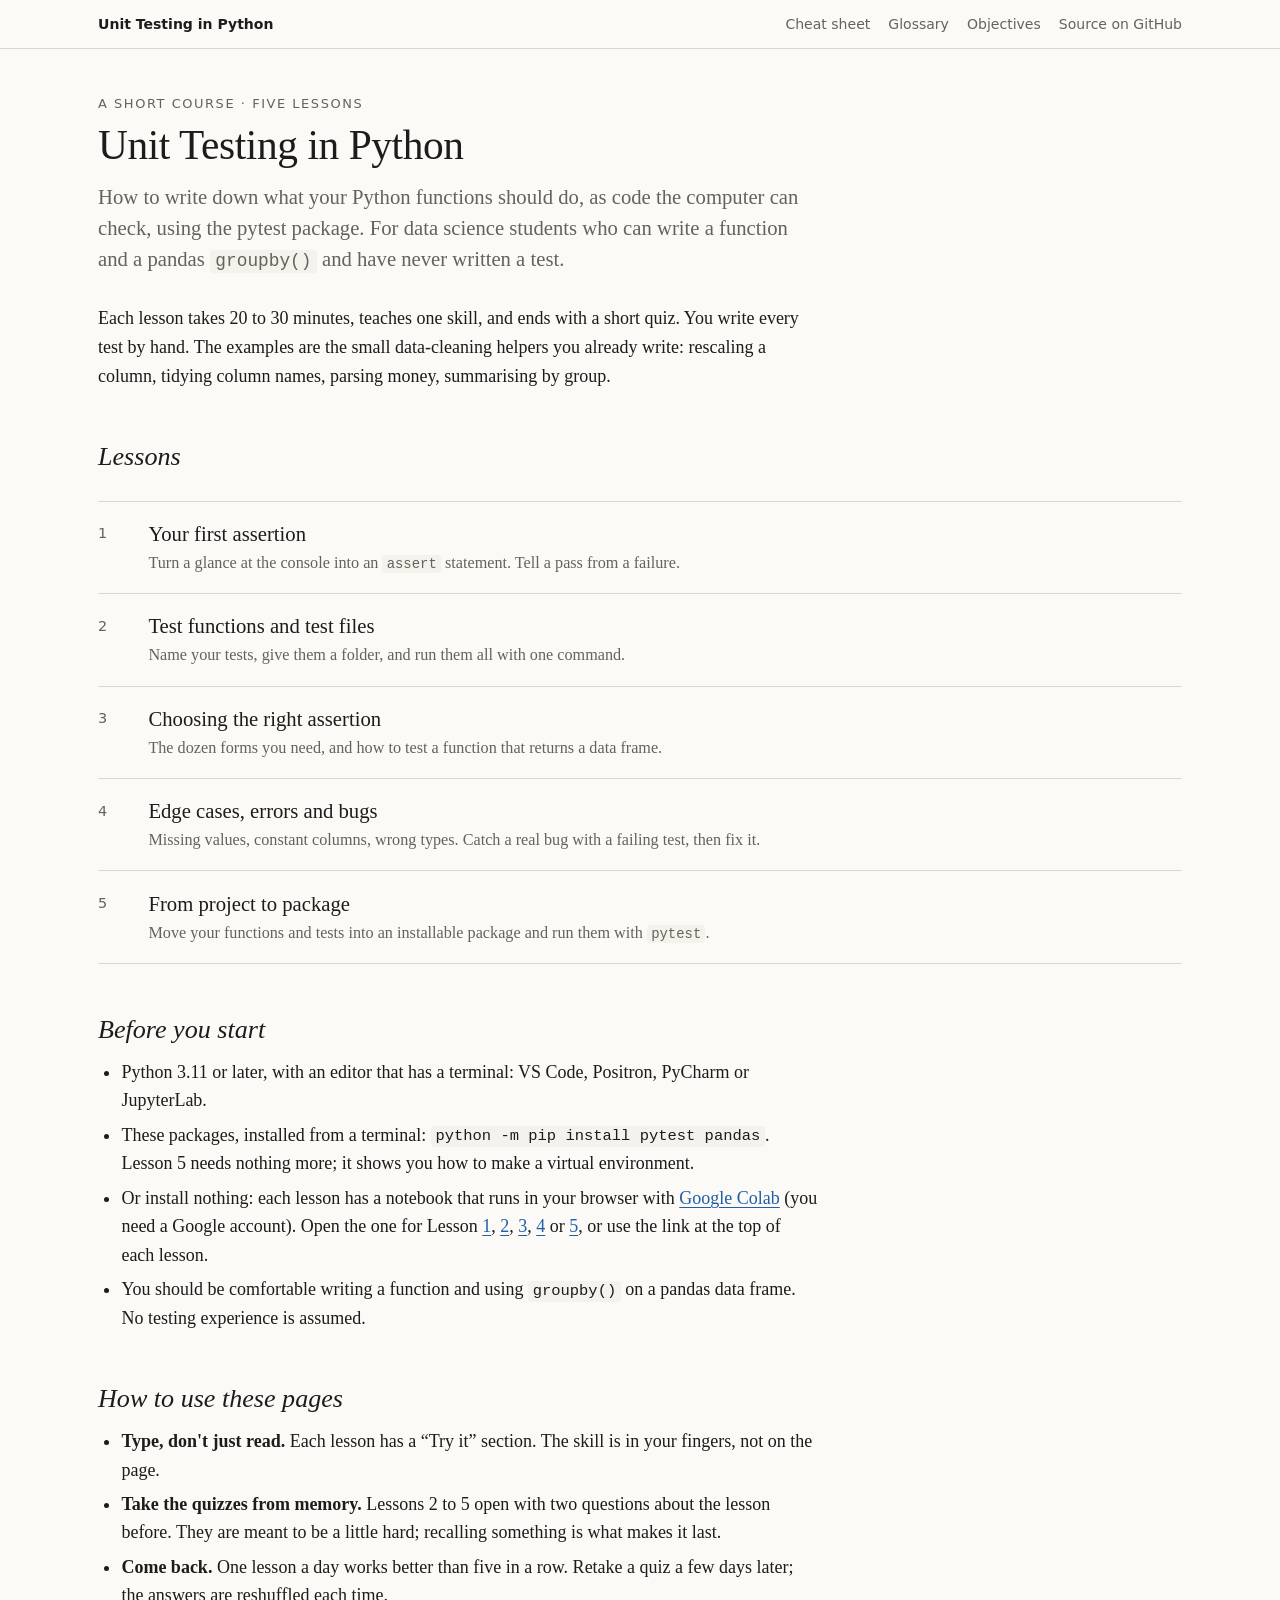
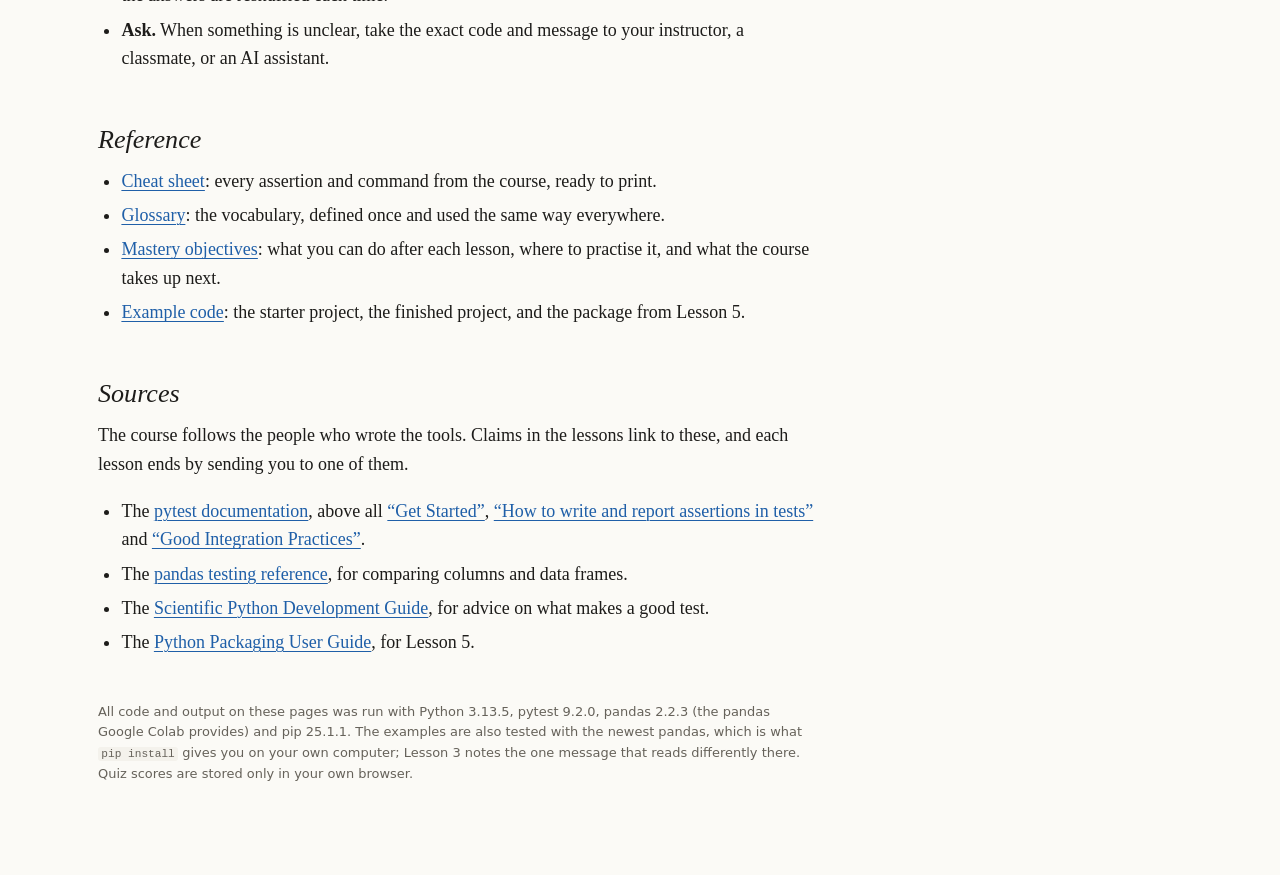
<file: index.html>
<!doctype html>
<html lang="en">
<head>
<meta charset="utf-8">
<meta name="viewport" content="width=device-width, initial-scale=1">
<title>Unit Testing in Python</title>
<meta name="description" content="A short course on writing unit tests by hand with pytest, for data science students who know some Python and pandas.">
<link rel="stylesheet" href="assets/course.css">
<script src="assets/course.js" defer></script>
</head>
<body>
<header class="topbar"><div class="topbar-inner">
  <a class="brand" href="index.html">Unit Testing in Python</a>
  <nav aria-label="Course">
    <a href="reference/cheat-sheet.html">Cheat sheet</a>
    <a href="reference/glossary.html">Glossary</a>
    <a href="reference/mastery-objectives.html">Objectives</a>
    <a href="https://github.com/acatlin/python-unit-testing">Source on GitHub</a>
  </nav>
</div></header>

<main class="page">
  <p class="eyebrow">A short course · five lessons</p>
  <h1>Unit Testing in Python</h1>
  <p class="lede">How to write down what your Python functions should do, as code the computer can check, using the pytest package. For data science students who can write a function and a pandas <code>groupby()</code> and have never written a test.</p>

  <p>Each lesson takes 20 to 30 minutes, teaches one skill, and ends with a short quiz. You write every test by hand. The examples are the small data-cleaning helpers you already write: rescaling a column, tidying column names, parsing money, summarising by group.</p>

  <h2>Lessons</h2>
  <ol class="toc wide">
    <li><a href="lessons/0001-first-assertion.html">
      <span class="n">1</span>
      <span><span class="t" data-progress="lesson-1">Your first assertion</span>
      <span class="d">Turn a glance at the console into an <code>assert</code> statement. Tell a pass from a failure.</span></span>
    </a></li>
    <li><a href="lessons/0002-test-functions-and-test-files.html">
      <span class="n">2</span>
      <span><span class="t" data-progress="lesson-2">Test functions and test files</span>
      <span class="d">Name your tests, give them a folder, and run them all with one command.</span></span>
    </a></li>
    <li><a href="lessons/0003-choosing-assertions.html">
      <span class="n">3</span>
      <span><span class="t" data-progress="lesson-3">Choosing the right assertion</span>
      <span class="d">The dozen forms you need, and how to test a function that returns a data frame.</span></span>
    </a></li>
    <li><a href="lessons/0004-edge-cases-errors-and-bugs.html">
      <span class="n">4</span>
      <span><span class="t" data-progress="lesson-4">Edge cases, errors and bugs</span>
      <span class="d">Missing values, constant columns, wrong types. Catch a real bug with a failing test, then fix it.</span></span>
    </a></li>
    <li><a href="lessons/0005-from-project-to-package.html">
      <span class="n">5</span>
      <span><span class="t" data-progress="lesson-5">From project to package</span>
      <span class="d">Move your functions and tests into an installable package and run them with <code>pytest</code>.</span></span>
    </a></li>
  </ol>

  <h2>Before you start</h2>
  <ul>
    <li>Python 3.11 or later, with an editor that has a terminal: VS Code, Positron, PyCharm or JupyterLab.</li>
    <li>These packages, installed from a terminal: <code>python -m pip install pytest pandas</code>. Lesson 5 needs nothing more; it shows you how to make a virtual environment.</li>
    <li>Or install nothing: each lesson has a notebook that runs in your browser with <a href="https://colab.research.google.com/">Google Colab</a> (you need a Google account). Open the one for Lesson <a href="https://colab.research.google.com/github/acatlin/python-unit-testing/blob/main/notebooks/0001-first-assertion.ipynb">1</a>, <a href="https://colab.research.google.com/github/acatlin/python-unit-testing/blob/main/notebooks/0002-test-functions-and-test-files.ipynb">2</a>, <a href="https://colab.research.google.com/github/acatlin/python-unit-testing/blob/main/notebooks/0003-choosing-assertions.ipynb">3</a>, <a href="https://colab.research.google.com/github/acatlin/python-unit-testing/blob/main/notebooks/0004-edge-cases-errors-and-bugs.ipynb">4</a> or <a href="https://colab.research.google.com/github/acatlin/python-unit-testing/blob/main/notebooks/0005-from-project-to-package.ipynb">5</a>, or use the link at the top of each lesson.</li>
    <li>You should be comfortable writing a function and using <code>groupby()</code> on a pandas data frame. No testing experience is assumed.</li>
  </ul>

  <h2>How to use these pages</h2>
  <ul>
    <li><strong>Type, don't just read.</strong> Each lesson has a “Try it” section. The skill is in your fingers, not on the page.</li>
    <li><strong>Take the quizzes from memory.</strong> Lessons 2 to 5 open with two questions about the lesson before. They are meant to be a little hard; recalling something is what makes it last.</li>
    <li><strong>Come back.</strong> One lesson a day works better than five in a row. Retake a quiz a few days later; the answers are reshuffled each time.</li>
    <li><strong>Ask.</strong> When something is unclear, take the exact code and message to your instructor, a classmate, or an AI assistant.</li>
  </ul>

  <h2>Reference</h2>
  <ul>
    <li><a href="reference/cheat-sheet.html">Cheat sheet</a>: every assertion and command from the course, ready to print.</li>
    <li><a href="reference/glossary.html">Glossary</a>: the vocabulary, defined once and used the same way everywhere.</li>
    <li><a href="reference/mastery-objectives.html">Mastery objectives</a>: what you can do after each lesson, where to practise it, and what the course takes up next.</li>
    <li><a href="https://github.com/acatlin/python-unit-testing/tree/main/examples">Example code</a>: the starter project, the finished project, and the package from Lesson 5.</li>
  </ul>

  <h2>Sources</h2>
  <p>The course follows the people who wrote the tools. Claims in the lessons link to these, and each lesson ends by sending you to one of them.</p>
  <ul>
    <li>The <a href="https://docs.pytest.org/en/stable/">pytest documentation</a>, above all <a href="https://docs.pytest.org/en/stable/getting-started.html">“Get Started”</a>, <a href="https://docs.pytest.org/en/stable/how-to/assert.html">“How to write and report assertions in tests”</a> and <a href="https://docs.pytest.org/en/stable/explanation/goodpractices.html">“Good Integration Practices”</a>.</li>
    <li>The <a href="https://pandas.pydata.org/docs/reference/testing.html">pandas testing reference</a>, for comparing columns and data frames.</li>
    <li>The <a href="https://learn.scientific-python.org/development/principles/testing/">Scientific Python Development Guide</a>, for advice on what makes a good test.</li>
    <li>The <a href="https://packaging.python.org/en/latest/">Python Packaging User Guide</a>, for Lesson 5.</li>
  </ul>

  <p class="colophon">All code and output on these pages was run with Python 3.13.5, pytest 9.2.0, pandas 2.2.3 (the pandas Google Colab provides) and pip 25.1.1. The examples are also tested with the newest pandas, which is what <code>pip install</code> gives you on your own computer; Lesson 3 notes the one message that reads differently there. Quiz scores are stored only in your own browser.</p>
</main>
</body>
</html>
</file>
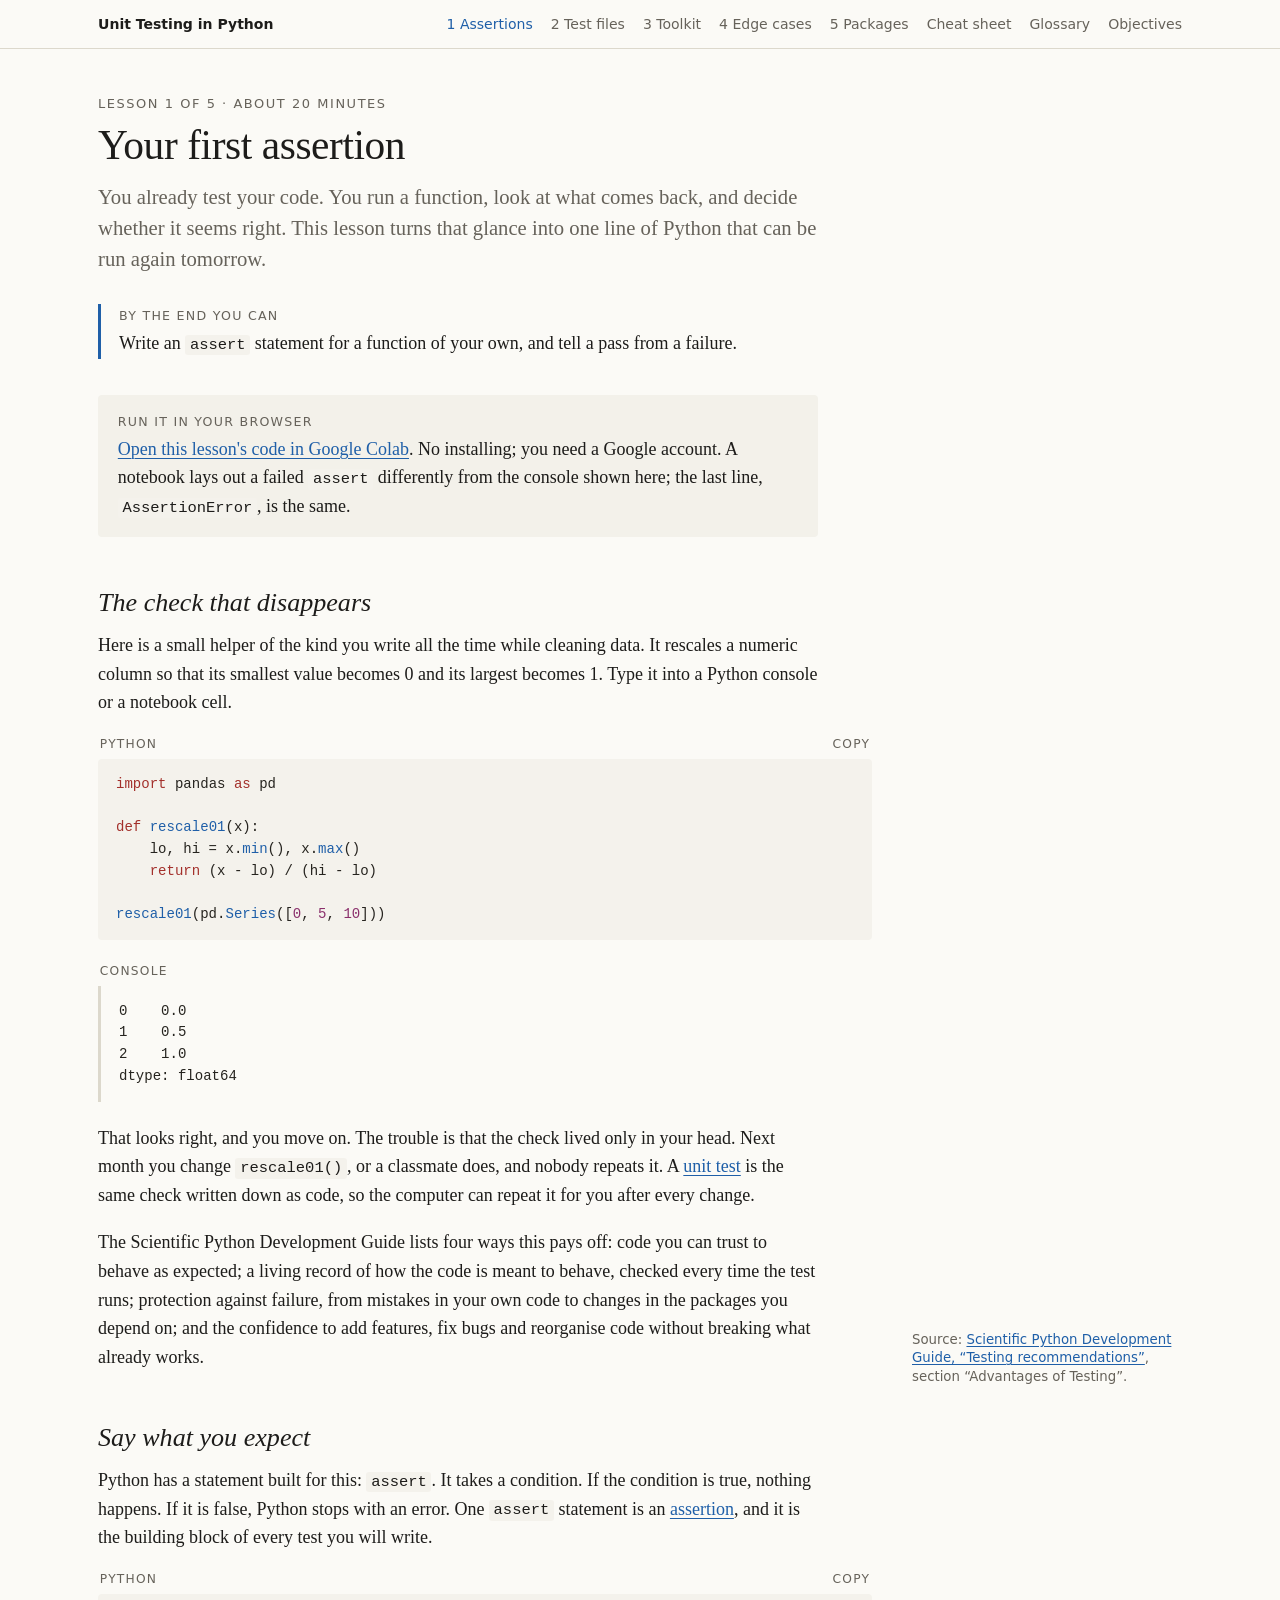
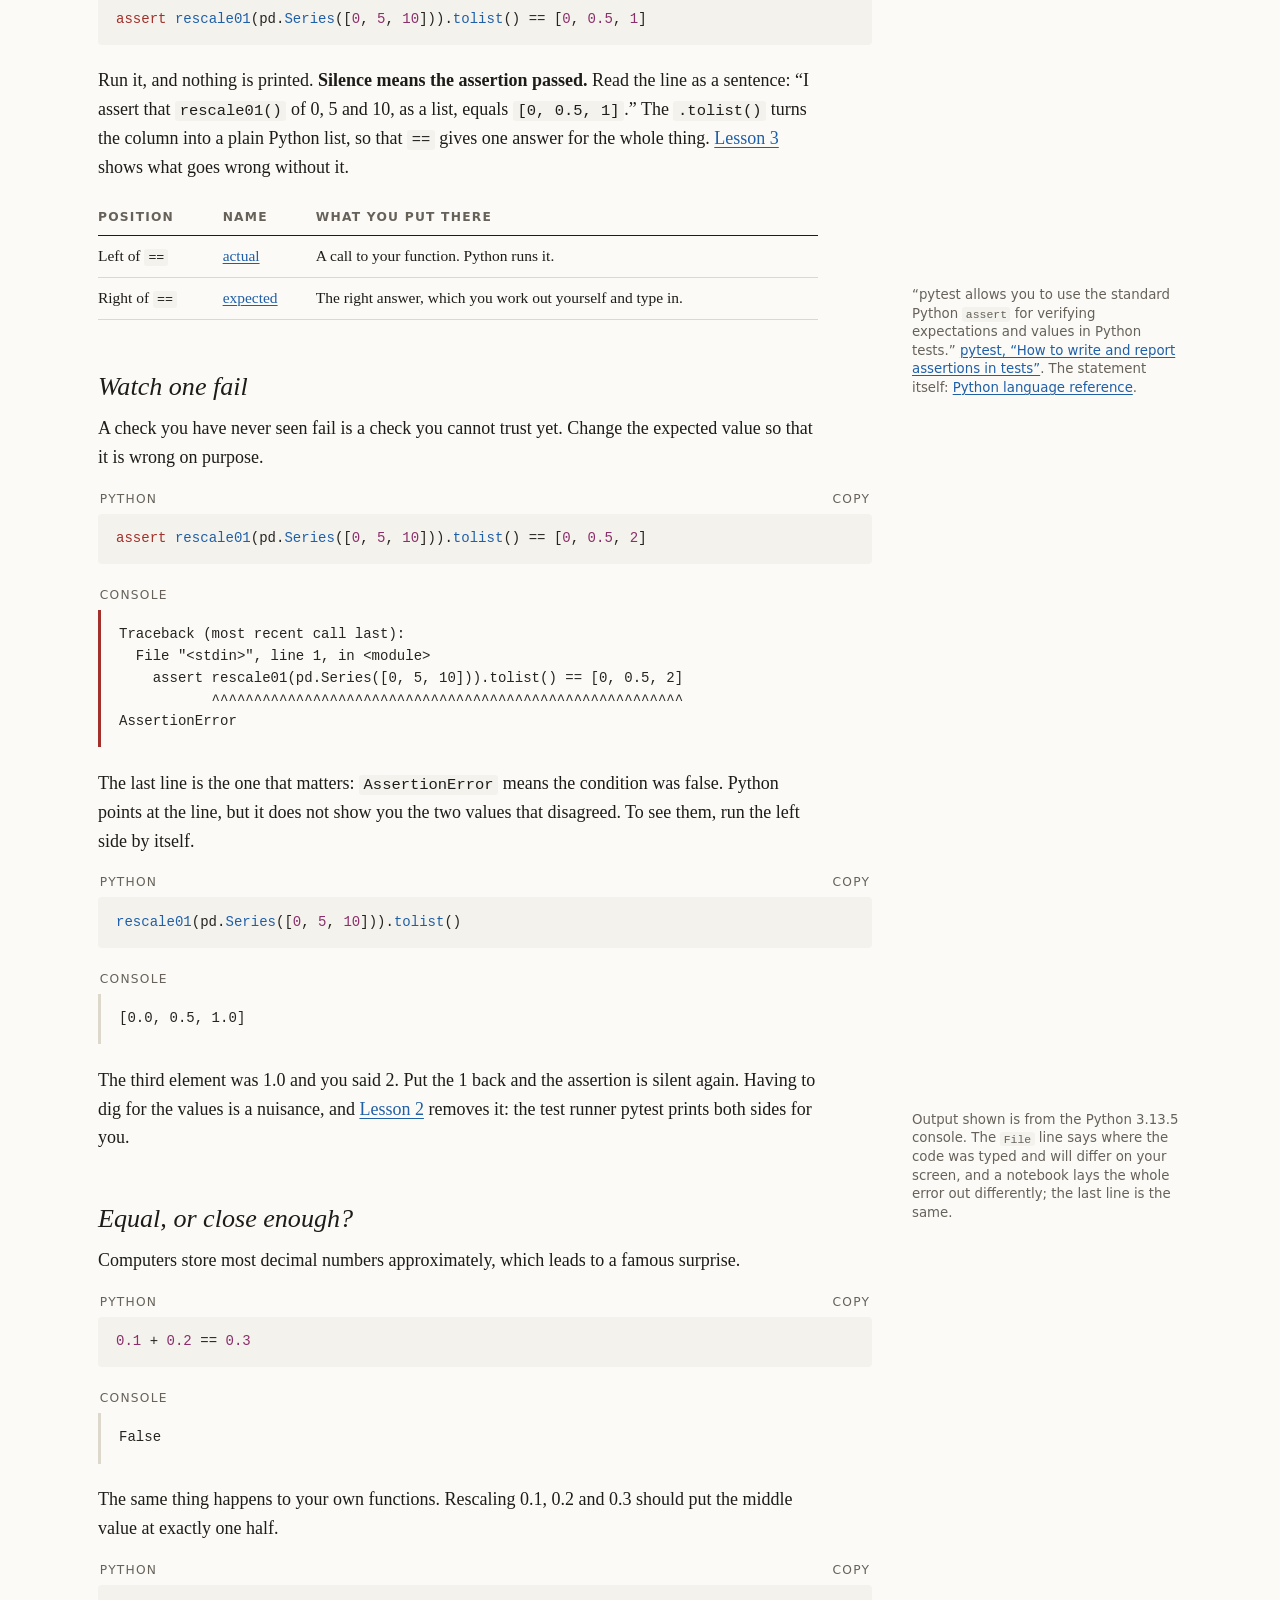
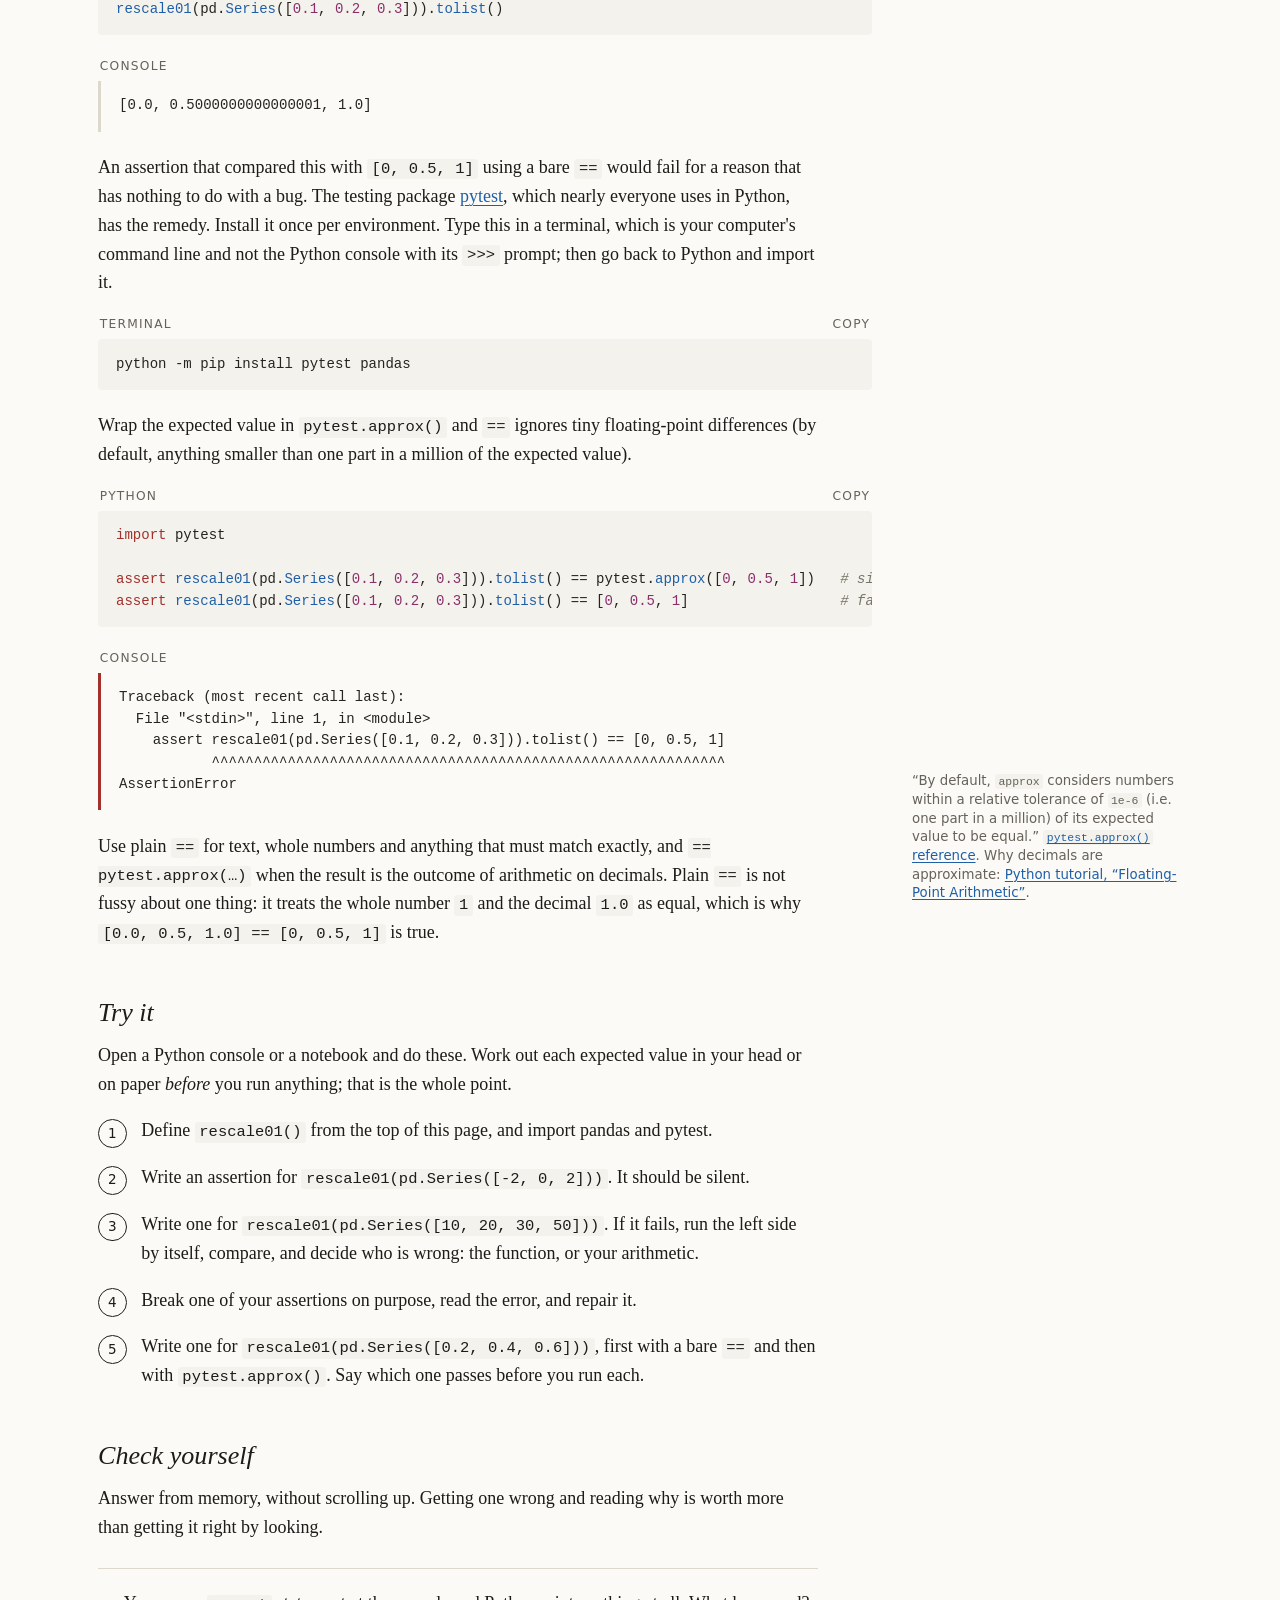
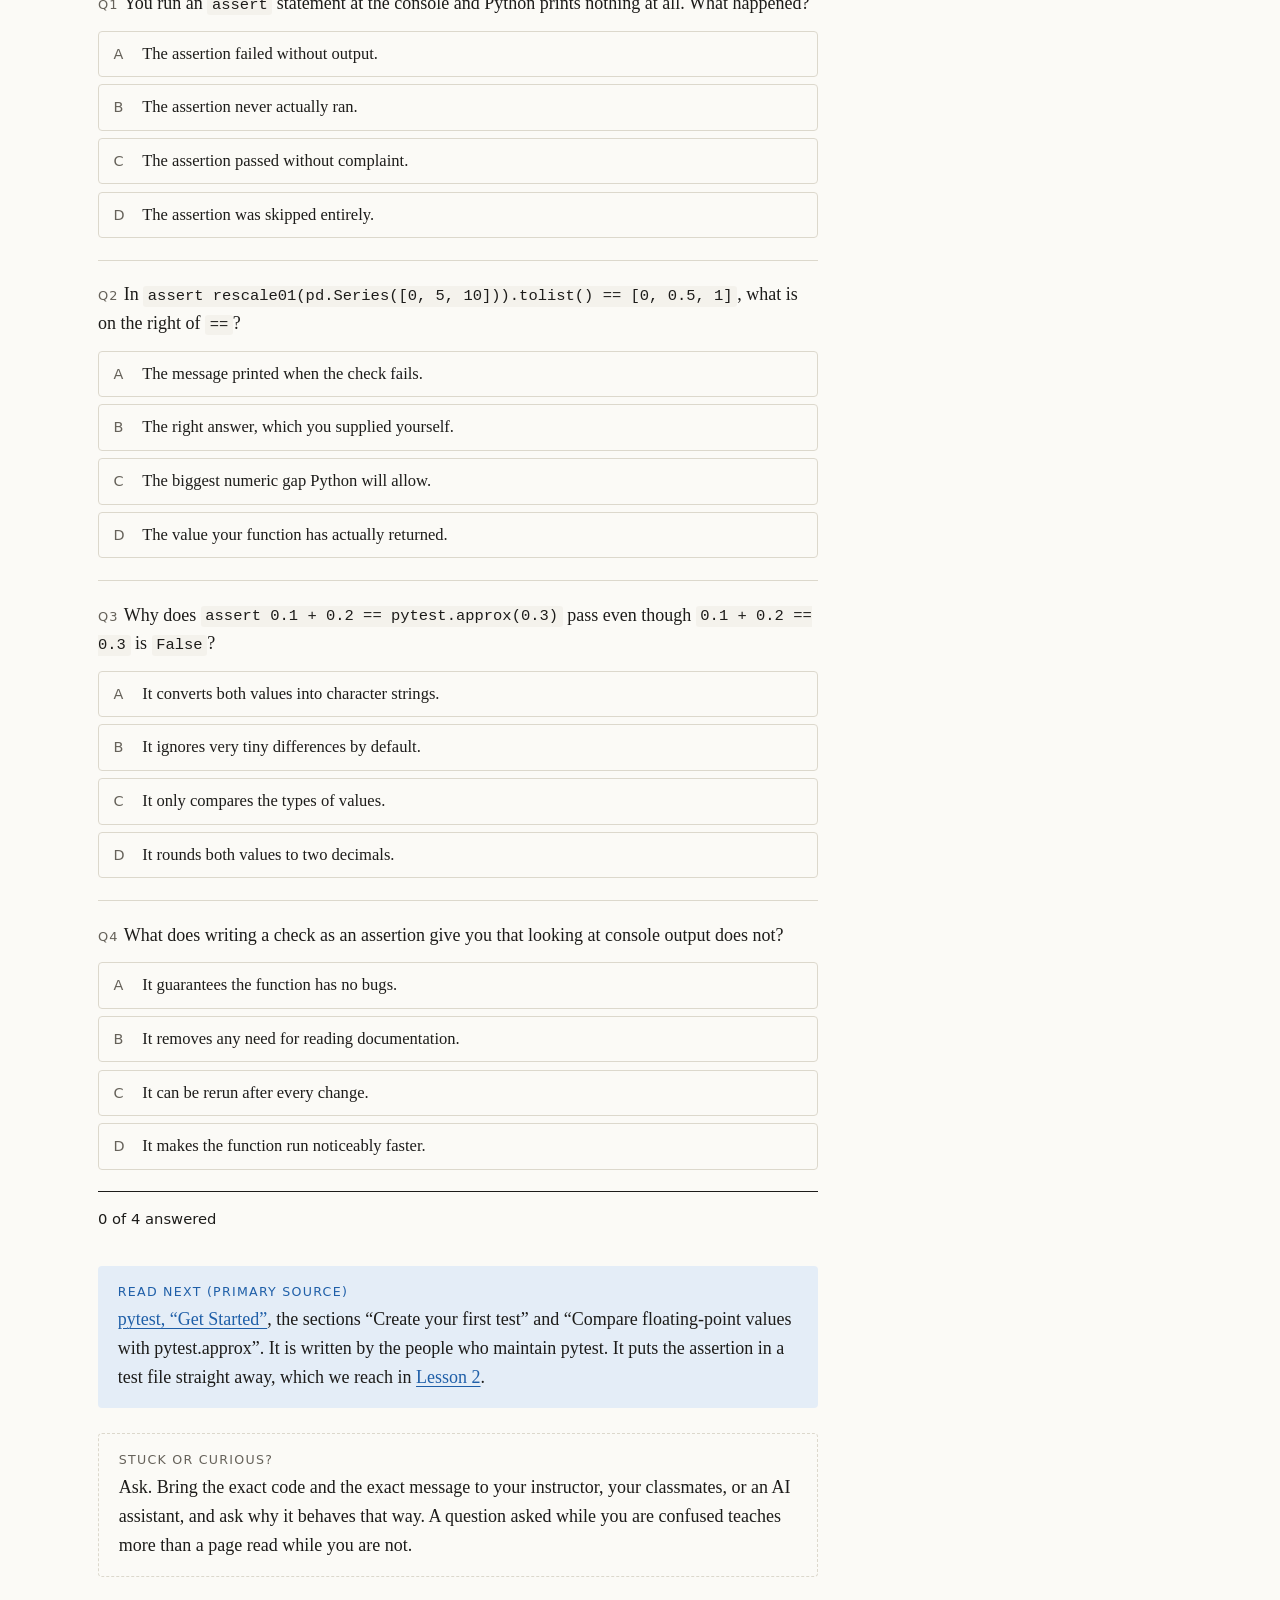
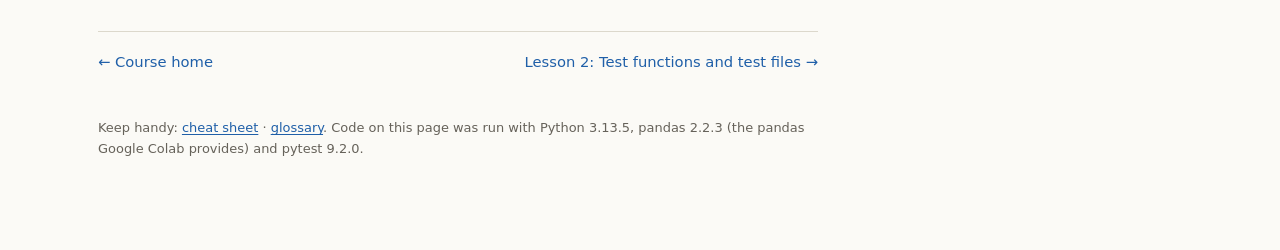
<file: lessons/0001-first-assertion.html>
<!doctype html>
<html lang="en">
<head>
<meta charset="utf-8">
<meta name="viewport" content="width=device-width, initial-scale=1">
<title>Lesson 1: Your first assertion · Unit Testing in Python</title>
<link rel="stylesheet" href="../assets/course.css">
<script src="../assets/course.js" defer></script>
</head>
<body>
<header class="topbar"><div class="topbar-inner">
  <a class="brand" href="../index.html">Unit Testing in Python</a>
  <nav aria-label="Course">
    <a href="0001-first-assertion.html" aria-current="page">1 Assertions</a>
    <a href="0002-test-functions-and-test-files.html">2 Test files</a>
    <a href="0003-choosing-assertions.html">3 Toolkit</a>
    <a href="0004-edge-cases-errors-and-bugs.html">4 Edge cases</a>
    <a href="0005-from-project-to-package.html">5 Packages</a>
    <a href="../reference/cheat-sheet.html">Cheat sheet</a>
    <a href="../reference/glossary.html">Glossary</a>
    <a href="../reference/mastery-objectives.html">Objectives</a>
  </nav>
</div></header>

<main class="page">
  <p class="eyebrow">Lesson 1 of 5 · about 20 minutes</p>
  <h1>Your first assertion</h1>
  <p class="lede">You already test your code. You run a function, look at what comes back, and decide whether it seems right. This lesson turns that glance into one line of Python that can be run again tomorrow.</p>

  <div class="win">
    <span class="label">By the end you can</span>
    <p>Write an <code>assert</code> statement for a function of your own, and tell a pass from a failure.</p>
  </div>

  <div class="box">
    <span class="label">Run it in your browser</span>
    <p><a href="https://colab.research.google.com/github/acatlin/python-unit-testing/blob/main/notebooks/0001-first-assertion.ipynb">Open this lesson's code in Google Colab</a>. No installing; you need a Google account. A notebook lays out a failed <code>assert</code> differently from the console shown here; the last line, <code>AssertionError</code>, is the same.</p>
  </div>

  <h2>The check that disappears</h2>
  <p>Here is a small helper of the kind you write all the time while cleaning data. It rescales a numeric column so that its smallest value becomes 0 and its largest becomes 1. Type it into a Python console or a notebook cell.</p>

  <figure class="code py">
    <figcaption><span>Python</span></figcaption>
<pre><code>import pandas as pd

def rescale01(x):
    lo, hi = x.min(), x.max()
    return (x - lo) / (hi - lo)

rescale01(pd.Series([0, 5, 10]))</code></pre>
  </figure>
  <figure class="code out">
    <figcaption><span>Console</span></figcaption>
<pre>0    0.0
1    0.5
2    1.0
dtype: float64</pre>
  </figure>

  <p>That looks right, and you move on. The trouble is that the check lived only in your head. Next month you change <code>rescale01()</code>, or a classmate does, and nobody repeats it. A <a href="../reference/glossary.html#unit-test">unit test</a> is the same check written down as code, so the computer can repeat it for you after every change.</p>

  <p>The Scientific Python Development Guide lists four ways this pays off: code you can trust to behave as expected; a living record of how the code is meant to behave, checked every time the test runs; protection against failure, from mistakes in your own code to changes in the packages you depend on; and the confidence to add features, fix bugs and reorganise code without breaking what already works.</p>
  <span class="cite">Source: <a href="https://learn.scientific-python.org/development/principles/testing/">Scientific Python Development Guide, “Testing recommendations”</a>, section “Advantages of Testing”.</span>

  <h2>Say what you expect</h2>
  <p>Python has a statement built for this: <code>assert</code>. It takes a condition. If the condition is true, nothing happens. If it is false, Python stops with an error. One <code>assert</code> statement is an <a href="../reference/glossary.html#assertion">assertion</a>, and it is the building block of every test you will write.</p>

  <figure class="code py">
    <figcaption><span>Python</span></figcaption>
<pre><code>assert rescale01(pd.Series([0, 5, 10])).tolist() == [0, 0.5, 1]</code></pre>
  </figure>

  <p>Run it, and nothing is printed. <strong>Silence means the assertion passed.</strong> Read the line as a sentence: “I assert that <code>rescale01()</code> of 0, 5 and 10, as a list, equals <code>[0, 0.5, 1]</code>.” The <code>.tolist()</code> turns the column into a plain Python list, so that <code>==</code> gives one answer for the whole thing. <a href="0003-choosing-assertions.html">Lesson 3</a> shows what goes wrong without it.</p>

  <div class="table-wrap">
  <table>
    <thead><tr><th>Position</th><th>Name</th><th>What you put there</th></tr></thead>
    <tbody>
      <tr><td>Left of <code>==</code></td><td><a href="../reference/glossary.html#actual">actual</a></td><td>A call to your function. Python runs it.</td></tr>
      <tr><td>Right of <code>==</code></td><td><a href="../reference/glossary.html#expected">expected</a></td><td>The right answer, which you work out yourself and type in.</td></tr>
    </tbody>
  </table>
  </div>
  <span class="cite">“pytest allows you to use the standard Python <code>assert</code> for verifying expectations and values in Python tests.” <a href="https://docs.pytest.org/en/stable/how-to/assert.html">pytest, “How to write and report assertions in tests”</a>. The statement itself: <a href="https://docs.python.org/3/reference/simple_stmts.html#the-assert-statement">Python language reference</a>.</span>

  <h2>Watch one fail</h2>
  <p>A check you have never seen fail is a check you cannot trust yet. Change the expected value so that it is wrong on purpose.</p>

  <figure class="code py">
    <figcaption><span>Python</span></figcaption>
<pre><code>assert rescale01(pd.Series([0, 5, 10])).tolist() == [0, 0.5, 2]</code></pre>
  </figure>
  <figure class="code out fail">
    <figcaption><span>Console</span></figcaption>
<pre>Traceback (most recent call last):
  File "&lt;stdin&gt;", line 1, in &lt;module&gt;
    assert rescale01(pd.Series([0, 5, 10])).tolist() == [0, 0.5, 2]
           ^^^^^^^^^^^^^^^^^^^^^^^^^^^^^^^^^^^^^^^^^^^^^^^^^^^^^^^^
AssertionError</pre>
  </figure>

  <p>The last line is the one that matters: <code>AssertionError</code> means the condition was false. Python points at the line, but it does not show you the two values that disagreed. To see them, run the left side by itself.</p>

  <figure class="code py">
    <figcaption><span>Python</span></figcaption>
<pre><code>rescale01(pd.Series([0, 5, 10])).tolist()</code></pre>
  </figure>
  <figure class="code out">
    <figcaption><span>Console</span></figcaption>
<pre>[0.0, 0.5, 1.0]</pre>
  </figure>

  <p>The third element was 1.0 and you said 2. Put the 1 back and the assertion is silent again. Having to dig for the values is a nuisance, and <a href="0002-test-functions-and-test-files.html">Lesson 2</a> removes it: the test runner pytest prints both sides for you.</p>
  <span class="cite">Output shown is from the Python 3.13.5 console. The <code>File</code> line says where the code was typed and will differ on your screen, and a notebook lays the whole error out differently; the last line is the same.</span>

  <h2>Equal, or close enough?</h2>
  <p>Computers store most decimal numbers approximately, which leads to a famous surprise.</p>

  <figure class="code py">
    <figcaption><span>Python</span></figcaption>
<pre><code>0.1 + 0.2 == 0.3</code></pre>
  </figure>
  <figure class="code out">
    <figcaption><span>Console</span></figcaption>
<pre>False</pre>
  </figure>

  <p>The same thing happens to your own functions. Rescaling 0.1, 0.2 and 0.3 should put the middle value at exactly one half.</p>

  <figure class="code py">
    <figcaption><span>Python</span></figcaption>
<pre><code>rescale01(pd.Series([0.1, 0.2, 0.3])).tolist()</code></pre>
  </figure>
  <figure class="code out">
    <figcaption><span>Console</span></figcaption>
<pre>[0.0, 0.5000000000000001, 1.0]</pre>
  </figure>

  <p>An assertion that compared this with <code>[0, 0.5, 1]</code> using a bare <code>==</code> would fail for a reason that has nothing to do with a bug. The testing package <a href="https://docs.pytest.org/">pytest</a>, which nearly everyone uses in Python, has the remedy. Install it once per environment. Type this in a terminal, which is your computer's command line and not the Python console with its <code>&gt;&gt;&gt;</code> prompt; then go back to Python and import it.</p>

  <figure class="code sh">
    <figcaption><span>Terminal</span></figcaption>
<pre><code>python -m pip install pytest pandas</code></pre>
  </figure>

  <p>Wrap the expected value in <code>pytest.approx()</code> and <code>==</code> ignores tiny floating-point differences (by default, anything smaller than one part in a million of the expected value).</p>

  <figure class="code py">
    <figcaption><span>Python</span></figcaption>
<pre><code>import pytest

assert rescale01(pd.Series([0.1, 0.2, 0.3])).tolist() == pytest.approx([0, 0.5, 1])   # silent: passes
assert rescale01(pd.Series([0.1, 0.2, 0.3])).tolist() == [0, 0.5, 1]                  # fails</code></pre>
  </figure>
  <figure class="code out fail">
    <figcaption><span>Console</span></figcaption>
<pre>Traceback (most recent call last):
  File "&lt;stdin&gt;", line 1, in &lt;module&gt;
    assert rescale01(pd.Series([0.1, 0.2, 0.3])).tolist() == [0, 0.5, 1]
           ^^^^^^^^^^^^^^^^^^^^^^^^^^^^^^^^^^^^^^^^^^^^^^^^^^^^^^^^^^^^^
AssertionError</pre>
  </figure>
  <span class="cite">“By default, <code>approx</code> considers numbers within a relative tolerance of <code>1e-6</code> (i.e. one part in a million) of its expected value to be equal.” <a href="https://docs.pytest.org/en/stable/reference/reference.html#pytest.approx"><code>pytest.approx()</code> reference</a>. Why decimals are approximate: <a href="https://docs.python.org/3/tutorial/floatingpoint.html">Python tutorial, “Floating-Point Arithmetic”</a>.</span>

  <p>Use plain <code>==</code> for text, whole numbers and anything that must match exactly, and <code>== pytest.approx(…)</code> when the result is the outcome of arithmetic on decimals. Plain <code>==</code> is not fussy about one thing: it treats the whole number <code>1</code> and the decimal <code>1.0</code> as equal, which is why <code>[0.0, 0.5, 1.0] == [0, 0.5, 1]</code> is true.</p>

  <h2>Try it</h2>
  <p>Open a Python console or a notebook and do these. Work out each expected value in your head or on paper <em>before</em> you run anything; that is the whole point.</p>
  <ol class="steps">
    <li>Define <code>rescale01()</code> from the top of this page, and import pandas and pytest.</li>
    <li>Write an assertion for <code>rescale01(pd.Series([-2, 0, 2]))</code>. It should be silent.</li>
    <li>Write one for <code>rescale01(pd.Series([10, 20, 30, 50]))</code>. If it fails, run the left side by itself, compare, and decide who is wrong: the function, or your arithmetic.</li>
    <li>Break one of your assertions on purpose, read the error, and repair it.</li>
    <li>Write one for <code>rescale01(pd.Series([0.2, 0.4, 0.6]))</code>, first with a bare <code>==</code> and then with <code>pytest.approx()</code>. Say which one passes before you run each.</li>
  </ol>

  <h2>Check yourself</h2>
  <p>Answer from memory, without scrolling up. Getting one wrong and reading why is worth more than getting it right by looking.</p>

  <section class="quiz" data-quiz="lesson-1" aria-label="Lesson 1 quiz">
    <ol class="questions">
      <li class="q">
        <p class="stem">You run an <code>assert</code> statement at the console and Python prints nothing at all. What happened?</p>
        <ul class="opts">
          <li data-correct>The assertion passed without complaint.</li>
          <li>The assertion was skipped entirely.</li>
          <li>The assertion failed without output.</li>
          <li>The assertion never actually ran.</li>
        </ul>
        <p class="why">A passing assertion is silent. Only a failure prints anything: a traceback that ends in <code>AssertionError</code>.</p>
      </li>
      <li class="q">
        <p class="stem">In <code>assert rescale01(pd.Series([0, 5, 10])).tolist() == [0, 0.5, 1]</code>, what is on the right of <code>==</code>?</p>
        <ul class="opts">
          <li data-correct>The right answer, which you supplied yourself.</li>
          <li>The value your function has actually returned.</li>
          <li>The biggest numeric gap Python will allow.</li>
          <li>The message printed when the check fails.</li>
        </ul>
        <p class="why">The left side is the actual result (a call to your function). The right side is the expected result, which comes from you.</p>
      </li>
      <li class="q">
        <p class="stem">Why does <code>assert 0.1 + 0.2 == pytest.approx(0.3)</code> pass even though <code>0.1 + 0.2 == 0.3</code> is <code>False</code>?</p>
        <ul class="opts">
          <li data-correct>It ignores very tiny differences by default.</li>
          <li>It rounds both values to two decimals.</li>
          <li>It converts both values into character strings.</li>
          <li>It only compares the types of values.</li>
        </ul>
        <p class="why"><code>pytest.approx()</code> gives <code>==</code> a small numeric tolerance. A bare <code>==</code> has none, so it fails here.</p>
      </li>
      <li class="q">
        <p class="stem">What does writing a check as an assertion give you that looking at console output does not?</p>
        <ul class="opts">
          <li data-correct>It can be rerun after every change.</li>
          <li>It makes the function run noticeably faster.</li>
          <li>It removes any need for reading documentation.</li>
          <li>It guarantees the function has no bugs.</li>
        </ul>
        <p class="why">A written check is repeatable. It makes bugs less likely, not impossible: a test only covers the cases you thought to write.</p>
      </li>
    </ol>
  </section>

  <div class="box source">
    <span class="label">Read next (primary source)</span>
    <p><a href="https://docs.pytest.org/en/stable/getting-started.html">pytest, “Get Started”</a>, the sections “Create your first test” and “Compare floating-point values with pytest.approx”. It is written by the people who maintain pytest. It puts the assertion in a test file straight away, which we reach in <a href="0002-test-functions-and-test-files.html">Lesson 2</a>.</p>
  </div>

  <div class="box ask">
    <span class="label">Stuck or curious?</span>
    <p>Ask. Bring the exact code and the exact message to your instructor, your classmates, or an AI assistant, and ask why it behaves that way. A question asked while you are confused teaches more than a page read while you are not.</p>
  </div>

  <nav class="pager" aria-label="Lesson">
    <a href="../index.html">← Course home</a>
    <a class="next" href="0002-test-functions-and-test-files.html">Lesson 2: Test functions and test files →</a>
  </nav>
  <p class="colophon">Keep handy: <a href="../reference/cheat-sheet.html">cheat sheet</a> · <a href="../reference/glossary.html">glossary</a>. Code on this page was run with Python 3.13.5, pandas 2.2.3 (the pandas Google Colab provides) and pytest 9.2.0.</p>
</main>
</body>
</html>
</file>
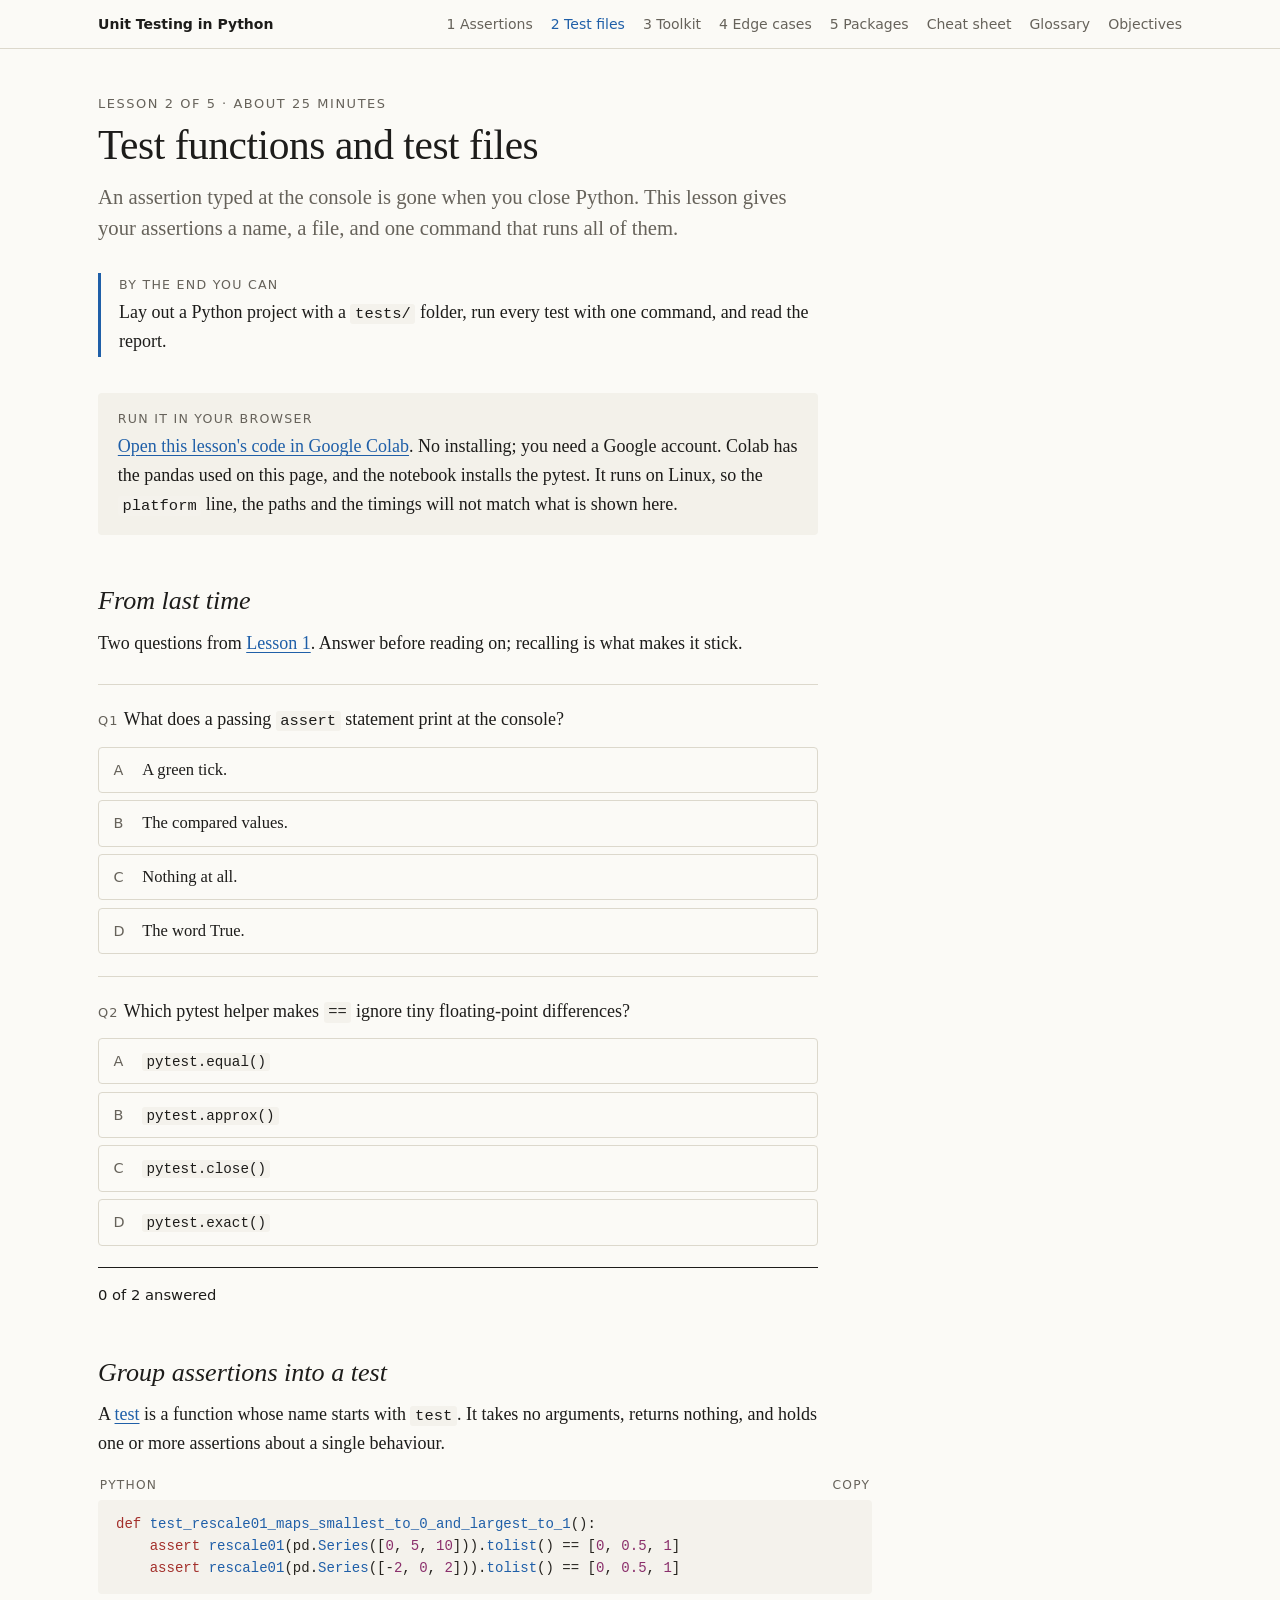
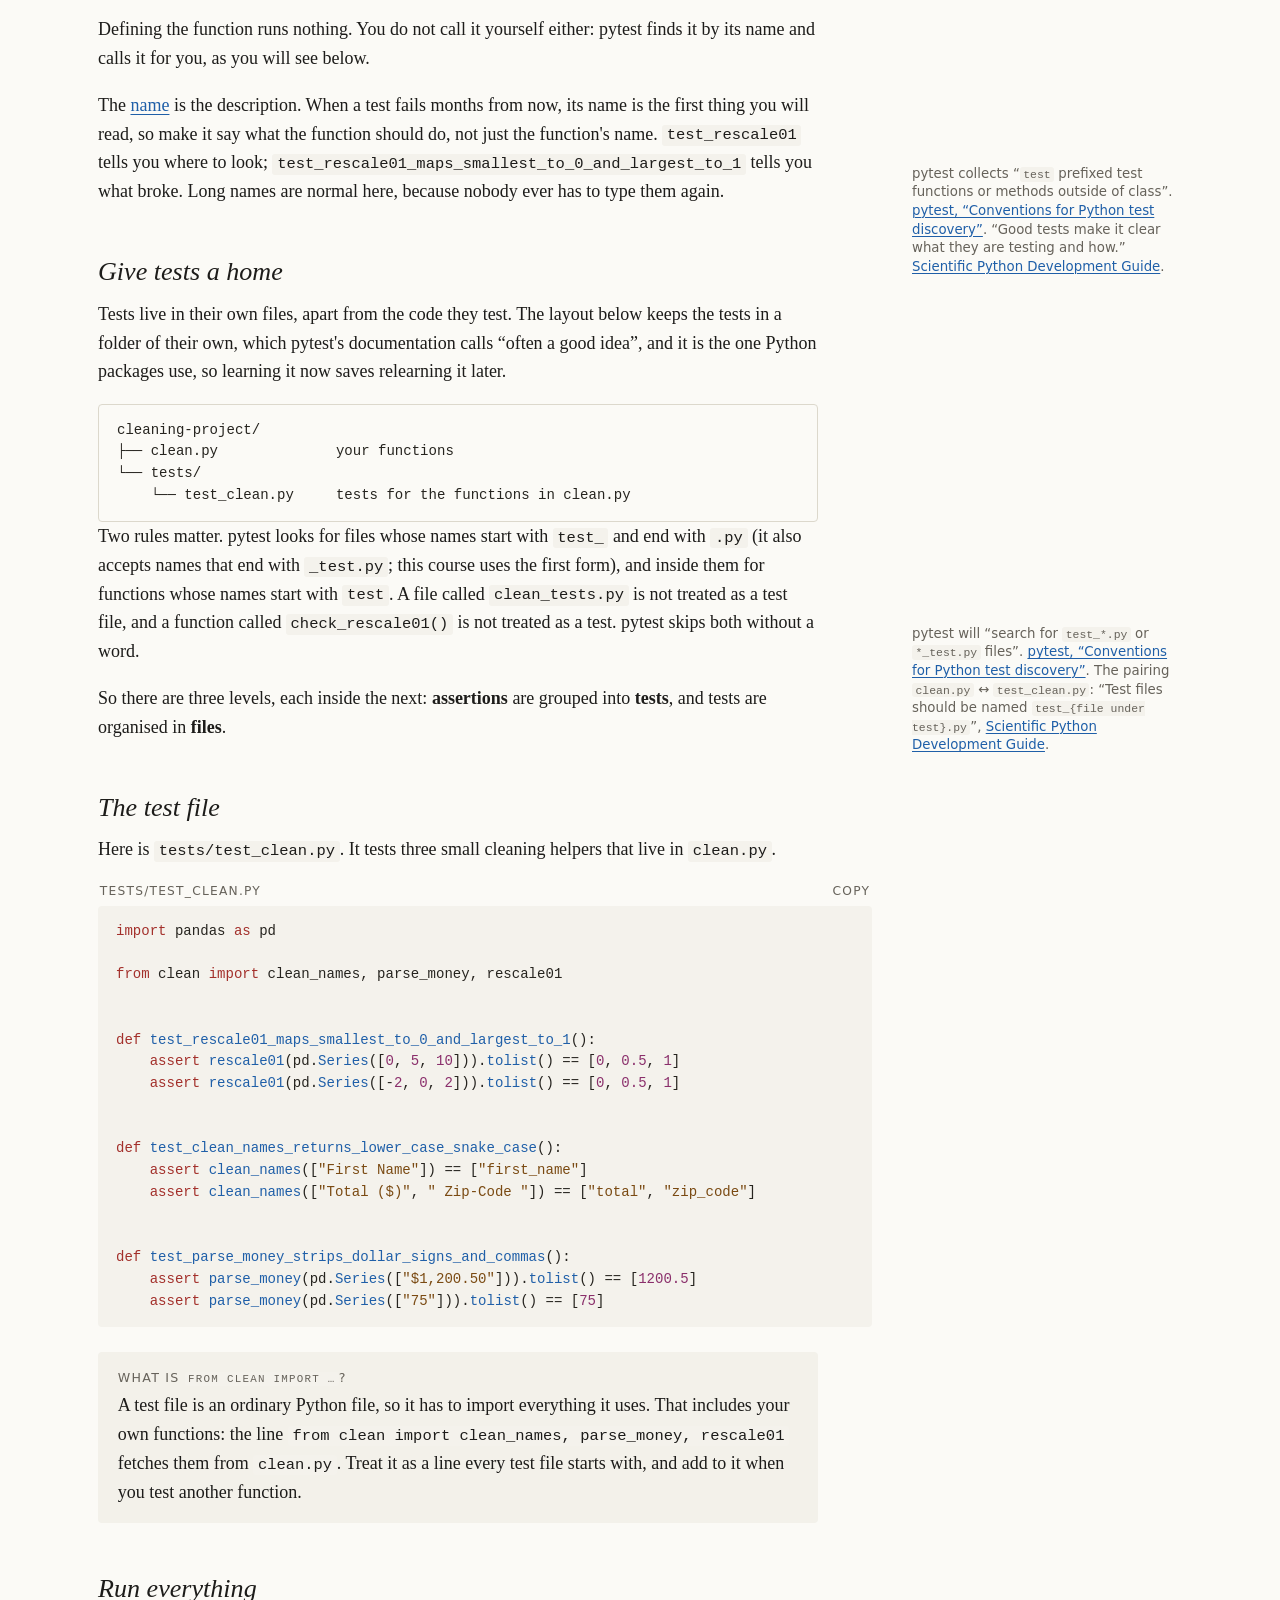
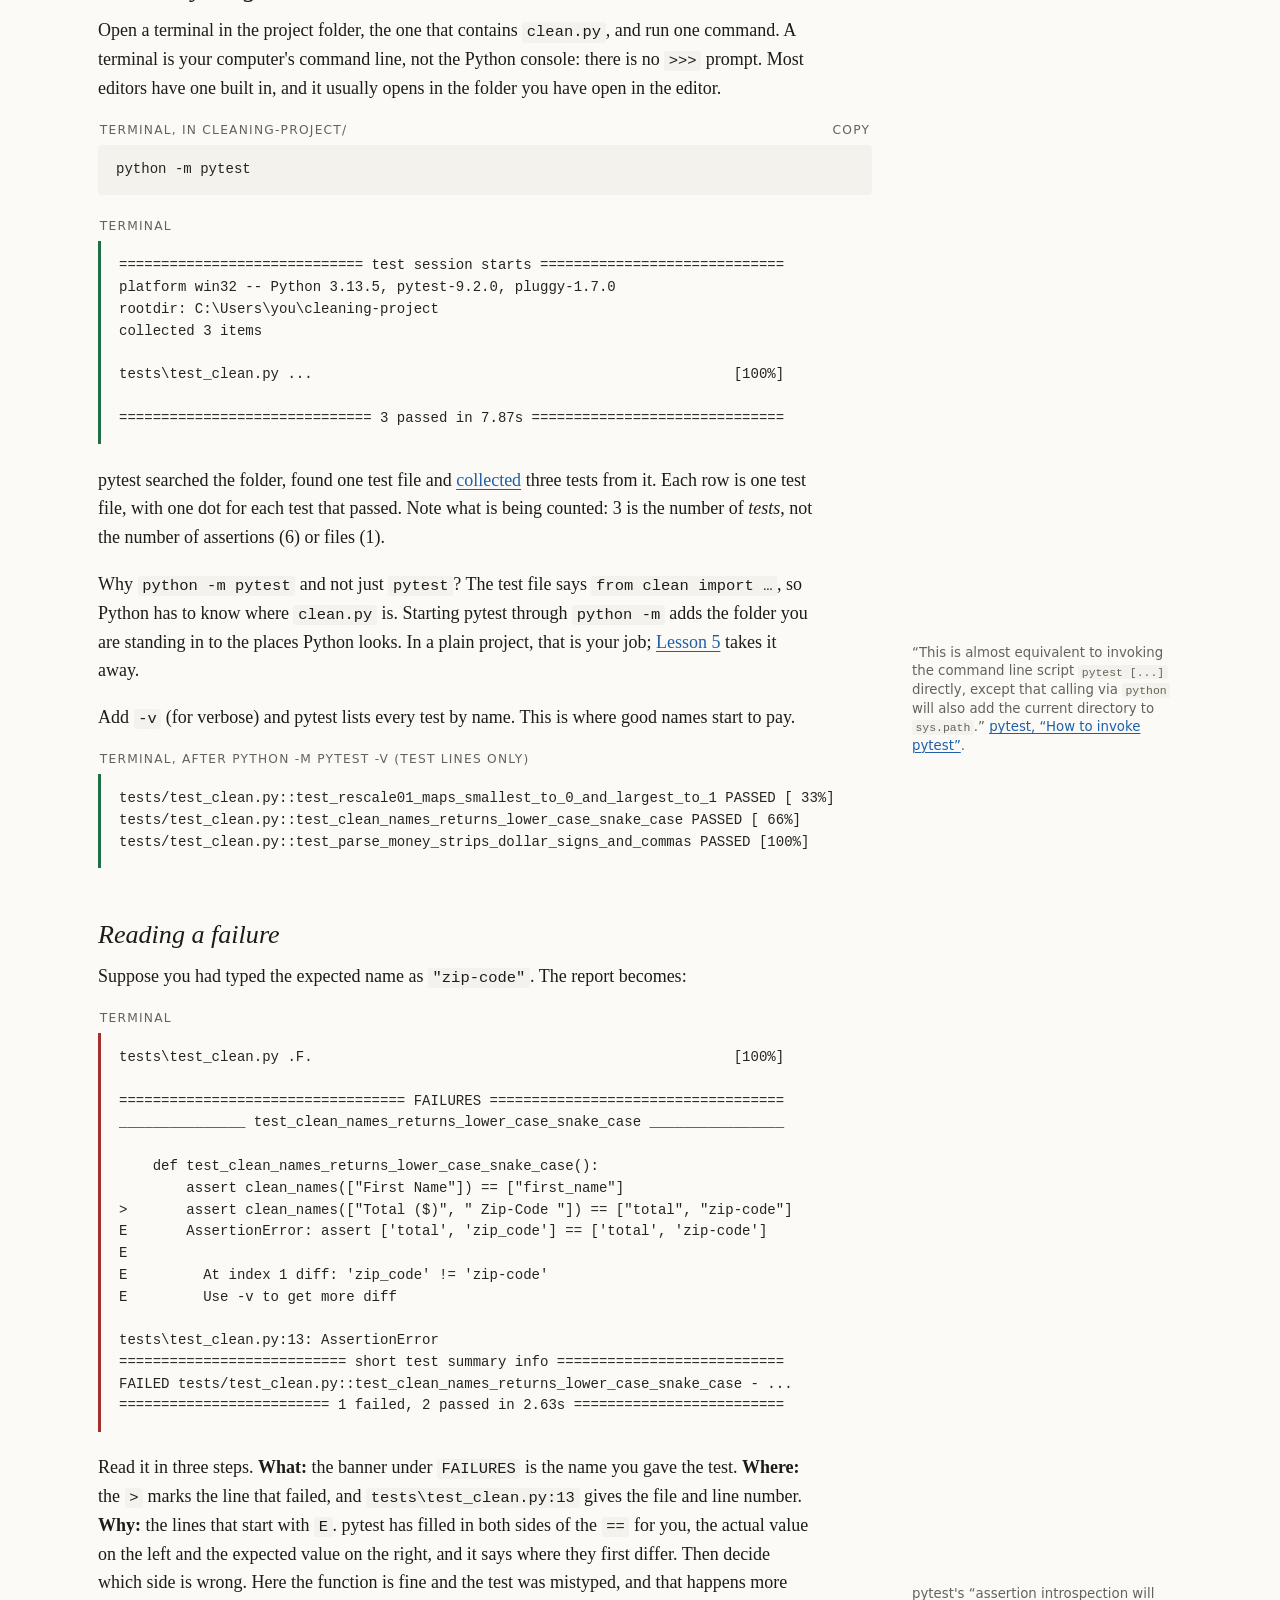
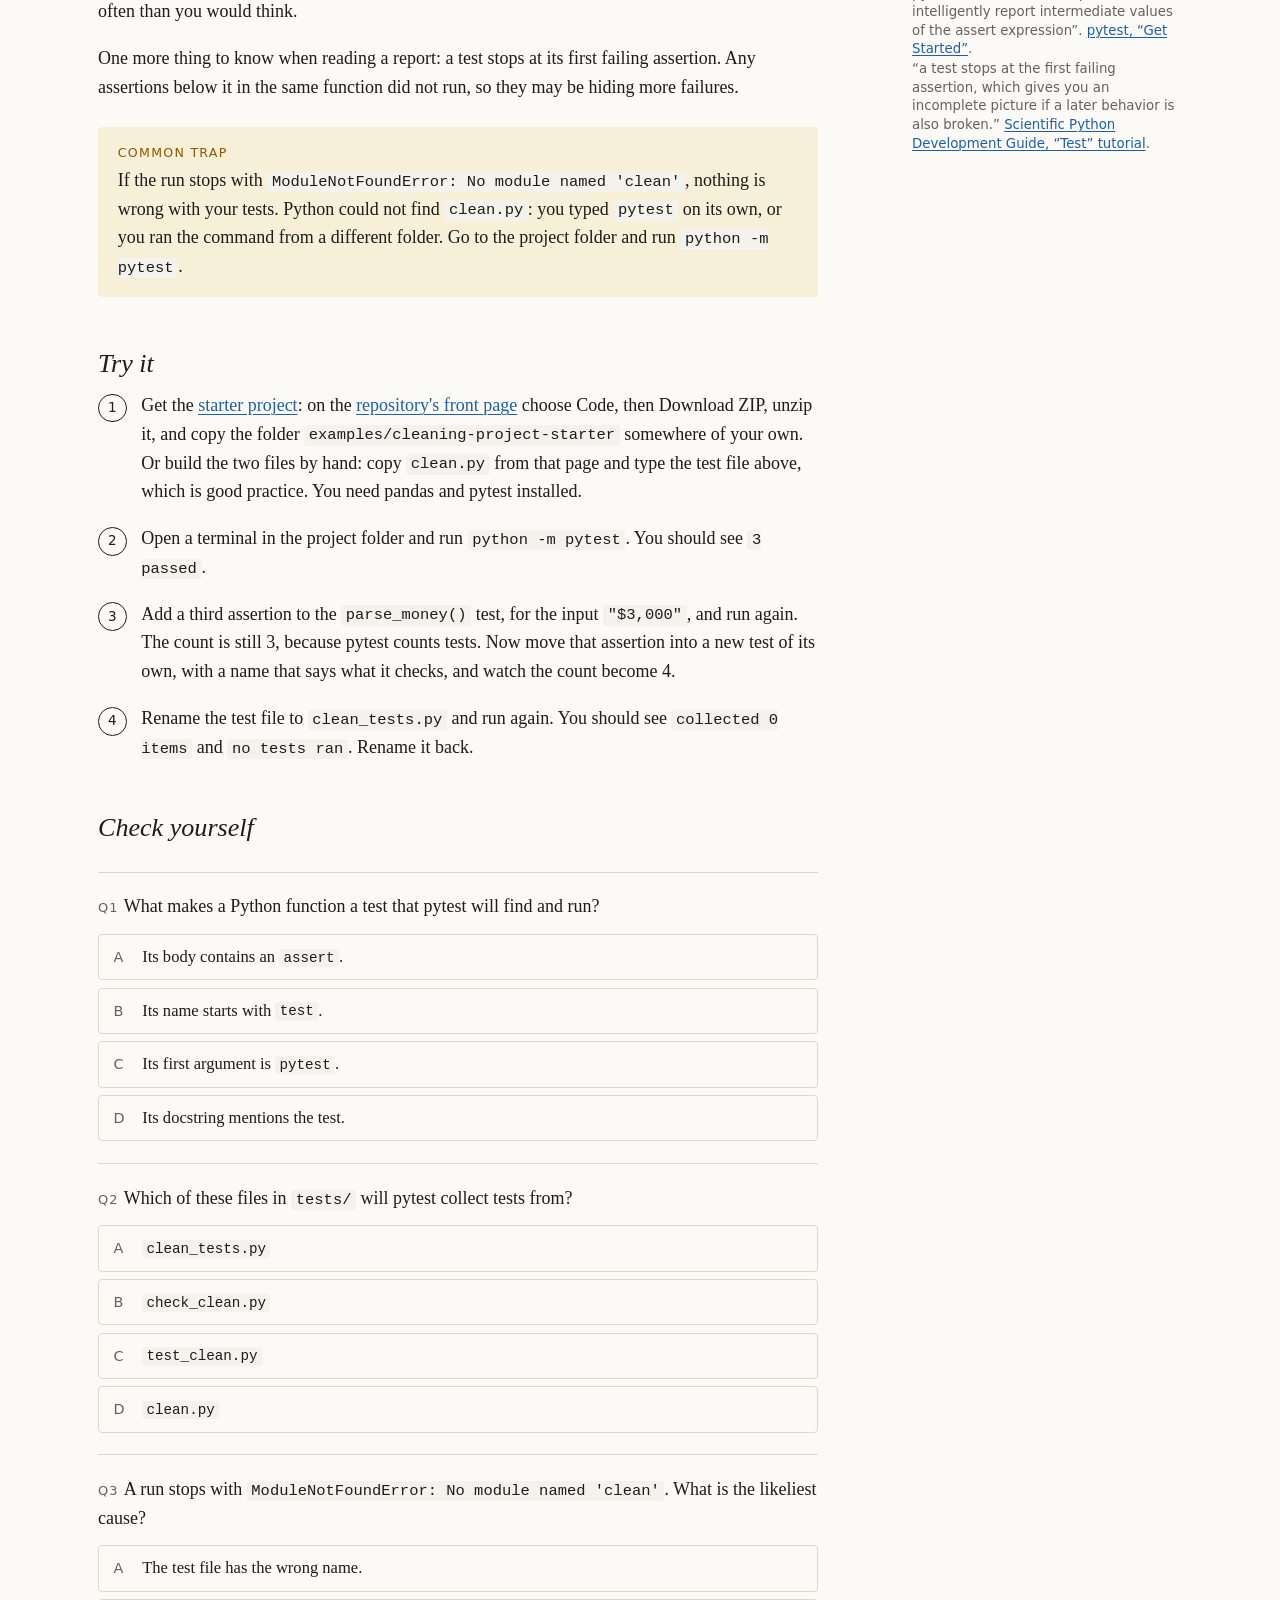
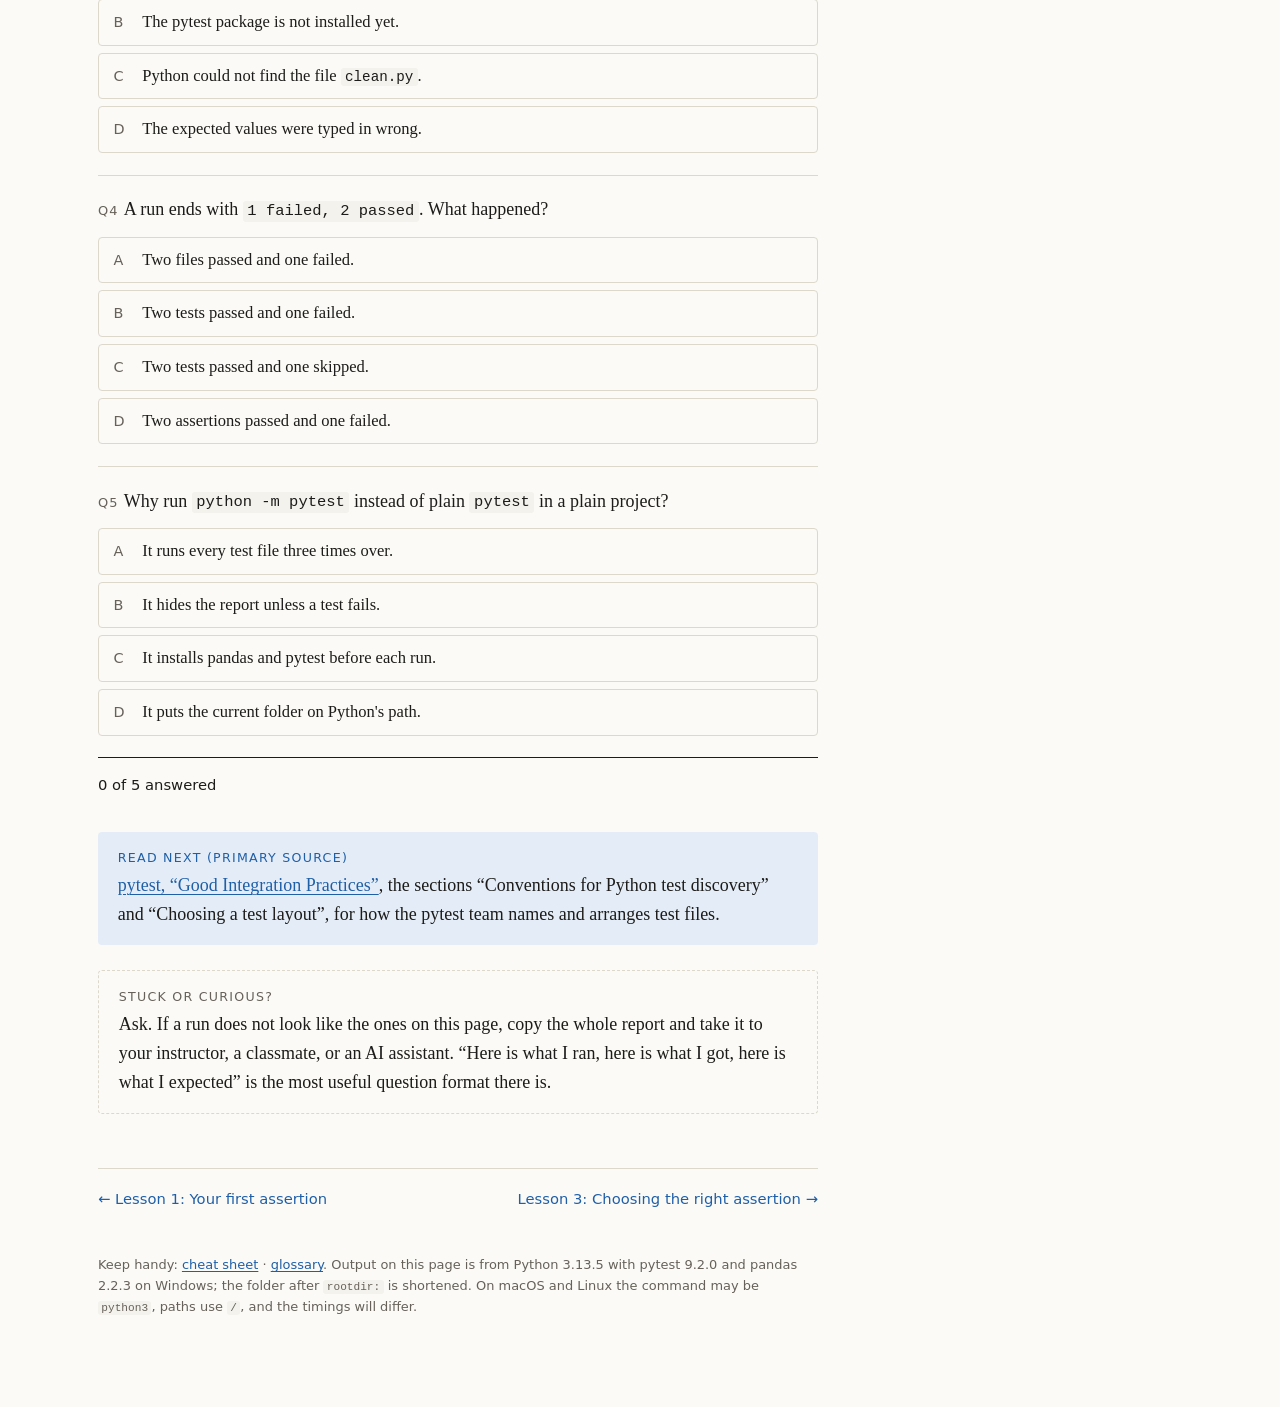
<file: lessons/0002-test-functions-and-test-files.html>
<!doctype html>
<html lang="en">
<head>
<meta charset="utf-8">
<meta name="viewport" content="width=device-width, initial-scale=1">
<title>Lesson 2: Test functions and test files · Unit Testing in Python</title>
<link rel="stylesheet" href="../assets/course.css">
<script src="../assets/course.js" defer></script>
</head>
<body>
<header class="topbar"><div class="topbar-inner">
  <a class="brand" href="../index.html">Unit Testing in Python</a>
  <nav aria-label="Course">
    <a href="0001-first-assertion.html">1 Assertions</a>
    <a href="0002-test-functions-and-test-files.html" aria-current="page">2 Test files</a>
    <a href="0003-choosing-assertions.html">3 Toolkit</a>
    <a href="0004-edge-cases-errors-and-bugs.html">4 Edge cases</a>
    <a href="0005-from-project-to-package.html">5 Packages</a>
    <a href="../reference/cheat-sheet.html">Cheat sheet</a>
    <a href="../reference/glossary.html">Glossary</a>
    <a href="../reference/mastery-objectives.html">Objectives</a>
  </nav>
</div></header>

<main class="page">
  <p class="eyebrow">Lesson 2 of 5 · about 25 minutes</p>
  <h1>Test functions and test files</h1>
  <p class="lede">An assertion typed at the console is gone when you close Python. This lesson gives your assertions a name, a file, and one command that runs all of them.</p>

  <div class="win">
    <span class="label">By the end you can</span>
    <p>Lay out a Python project with a <code>tests/</code> folder, run every test with one command, and read the report.</p>
  </div>

  <div class="box">
    <span class="label">Run it in your browser</span>
    <p><a href="https://colab.research.google.com/github/acatlin/python-unit-testing/blob/main/notebooks/0002-test-functions-and-test-files.ipynb">Open this lesson's code in Google Colab</a>. No installing; you need a Google account. Colab has the pandas used on this page, and the notebook installs the pytest. It runs on Linux, so the <code>platform</code> line, the paths and the timings will not match what is shown here.</p>
  </div>

  <h2>From last time</h2>
  <p>Two questions from <a href="0001-first-assertion.html">Lesson 1</a>. Answer before reading on; recalling is what makes it stick.</p>
  <section class="quiz" aria-label="Warm-up">
    <ol class="questions">
      <li class="q">
        <p class="stem">What does a passing <code>assert</code> statement print at the console?</p>
        <ul class="opts">
          <li data-correct>Nothing at all.</li>
          <li>The word True.</li>
          <li>A green tick.</li>
          <li>The compared values.</li>
        </ul>
        <p class="why">Assertions are silent when they pass.</p>
      </li>
      <li class="q">
        <p class="stem">Which pytest helper makes <code>==</code> ignore tiny floating-point differences?</p>
        <ul class="opts">
          <li data-correct><code>pytest.approx()</code></li>
          <li><code>pytest.equal()</code></li>
          <li><code>pytest.close()</code></li>
          <li><code>pytest.exact()</code></li>
        </ul>
        <p class="why">Wrap the expected value: <code>actual == pytest.approx(expected)</code>. A bare <code>==</code> has no tolerance. The other three do not exist.</p>
      </li>
    </ol>
  </section>

  <h2>Group assertions into a test</h2>
  <p>A <a href="../reference/glossary.html#test">test</a> is a function whose name starts with <code>test</code>. It takes no arguments, returns nothing, and holds one or more assertions about a single behaviour.</p>

  <figure class="code py">
    <figcaption><span>Python</span></figcaption>
<pre><code>def test_rescale01_maps_smallest_to_0_and_largest_to_1():
    assert rescale01(pd.Series([0, 5, 10])).tolist() == [0, 0.5, 1]
    assert rescale01(pd.Series([-2, 0, 2])).tolist() == [0, 0.5, 1]</code></pre>
  </figure>

  <p>Defining the function runs nothing. You do not call it yourself either: pytest finds it by its name and calls it for you, as you will see below.</p>

  <p>The <a href="../reference/glossary.html#test-name">name</a> is the description. When a test fails months from now, its name is the first thing you will read, so make it say what the function should do, not just the function's name. <code>test_rescale01</code> tells you where to look; <code>test_rescale01_maps_smallest_to_0_and_largest_to_1</code> tells you what broke. Long names are normal here, because nobody ever has to type them again.</p>
  <span class="cite">pytest collects “<code>test</code> prefixed test functions or methods outside of class”. <a href="https://docs.pytest.org/en/stable/explanation/goodpractices.html#conventions-for-python-test-discovery">pytest, “Conventions for Python test discovery”</a>. “Good tests make it clear what they are testing and how.” <a href="https://learn.scientific-python.org/development/principles/testing/">Scientific Python Development Guide</a>.</span>

  <h2>Give tests a home</h2>
  <p>Tests live in their own files, apart from the code they test. The layout below keeps the tests in a folder of their own, which pytest's documentation calls “often a good idea”, and it is the one Python packages use, so learning it now saves relearning it later.</p>

<pre class="tree">cleaning-project/
├── clean.py              your functions
└── tests/
    └── test_clean.py     tests for the functions in clean.py</pre>

  <p>Two rules matter. pytest looks for files whose names start with <code>test_</code> and end with <code>.py</code> (it also accepts names that end with <code>_test.py</code>; this course uses the first form), and inside them for functions whose names start with <code>test</code>. A file called <code>clean_tests.py</code> is not treated as a test file, and a function called <code>check_rescale01()</code> is not treated as a test. pytest skips both without a word.</p>
  <span class="cite">pytest will “search for <code>test_*.py</code> or <code>*_test.py</code> files”. <a href="https://docs.pytest.org/en/stable/explanation/goodpractices.html#conventions-for-python-test-discovery">pytest, “Conventions for Python test discovery”</a>. The pairing <code>clean.py</code> ↔ <code>test_clean.py</code>: “Test files should be named <code>test_{file under test}.py</code>”, <a href="https://learn.scientific-python.org/development/principles/testing/">Scientific Python Development Guide</a>.</span>

  <p>So there are three levels, each inside the next: <strong>assertions</strong> are grouped into <strong>tests</strong>, and tests are organised in <strong>files</strong>.</p>

  <h2>The test file</h2>
  <p>Here is <code>tests/test_clean.py</code>. It tests three small cleaning helpers that live in <code>clean.py</code>.</p>

  <figure class="code py">
    <figcaption><span>tests/test_clean.py</span></figcaption>
<pre><code>import pandas as pd

from clean import clean_names, parse_money, rescale01


def test_rescale01_maps_smallest_to_0_and_largest_to_1():
    assert rescale01(pd.Series([0, 5, 10])).tolist() == [0, 0.5, 1]
    assert rescale01(pd.Series([-2, 0, 2])).tolist() == [0, 0.5, 1]


def test_clean_names_returns_lower_case_snake_case():
    assert clean_names(["First Name"]) == ["first_name"]
    assert clean_names(["Total ($)", " Zip-Code "]) == ["total", "zip_code"]


def test_parse_money_strips_dollar_signs_and_commas():
    assert parse_money(pd.Series(["$1,200.50"])).tolist() == [1200.5]
    assert parse_money(pd.Series(["75"])).tolist() == [75]</code></pre>
  </figure>

  <div class="box">
    <span class="label">What is <code>from clean import …</code>?</span>
    <p>A test file is an ordinary Python file, so it has to import everything it uses. That includes your own functions: the line <code>from clean import clean_names, parse_money, rescale01</code> fetches them from <code>clean.py</code>. Treat it as a line every test file starts with, and add to it when you test another function.</p>
  </div>

  <h2>Run everything</h2>
  <p>Open a terminal in the project folder, the one that contains <code>clean.py</code>, and run one command. A terminal is your computer's command line, not the Python console: there is no <code>&gt;&gt;&gt;</code> prompt. Most editors have one built in, and it usually opens in the folder you have open in the editor.</p>

  <figure class="code sh">
    <figcaption><span>Terminal, in cleaning-project/</span></figcaption>
<pre><code>python -m pytest</code></pre>
  </figure>
  <figure class="code out pass">
    <figcaption><span>Terminal</span></figcaption>
<pre>============================= test session starts =============================
platform win32 -- Python 3.13.5, pytest-9.2.0, pluggy-1.7.0
rootdir: C:\Users\you\cleaning-project
collected 3 items

tests\test_clean.py ...                                                  [100%]

============================== 3 passed in 7.87s ==============================</pre>
  </figure>

  <p>pytest searched the folder, found one test file and <a href="../reference/glossary.html#collection">collected</a> three tests from it. Each row is one test file, with one dot for each test that passed. Note what is being counted: 3 is the number of <em>tests</em>, not the number of assertions (6) or files (1).</p>

  <p>Why <code>python -m pytest</code> and not just <code>pytest</code>? The test file says <code>from clean import …</code>, so Python has to know where <code>clean.py</code> is. Starting pytest through <code>python -m</code> adds the folder you are standing in to the places Python looks. In a plain project, that is your job; <a href="0005-from-project-to-package.html">Lesson 5</a> takes it away.</p>
  <span class="cite">“This is almost equivalent to invoking the command line script <code>pytest [...]</code> directly, except that calling via <code>python</code> will also add the current directory to <code>sys.path</code>.” <a href="https://docs.pytest.org/en/stable/how-to/usage.html#calling-pytest-through-python-m-pytest">pytest, “How to invoke pytest”</a>.</span>

  <p>Add <code>-v</code> (for verbose) and pytest lists every test by name. This is where good names start to pay.</p>

  <figure class="code out pass">
    <figcaption><span>Terminal, after python -m pytest -v (test lines only)</span></figcaption>
<pre>tests/test_clean.py::test_rescale01_maps_smallest_to_0_and_largest_to_1 PASSED [ 33%]
tests/test_clean.py::test_clean_names_returns_lower_case_snake_case PASSED [ 66%]
tests/test_clean.py::test_parse_money_strips_dollar_signs_and_commas PASSED [100%]</pre>
  </figure>

  <h2>Reading a failure</h2>
  <p>Suppose you had typed the expected name as <code>"zip-code"</code>. The report becomes:</p>

  <figure class="code out fail">
    <figcaption><span>Terminal</span></figcaption>
<pre>tests\test_clean.py .F.                                                  [100%]

================================== FAILURES ===================================
_______________ test_clean_names_returns_lower_case_snake_case ________________

    def test_clean_names_returns_lower_case_snake_case():
        assert clean_names(["First Name"]) == ["first_name"]
&gt;       assert clean_names(["Total ($)", " Zip-Code "]) == ["total", "zip-code"]
E       AssertionError: assert ['total', 'zip_code'] == ['total', 'zip-code']
E
E         At index 1 diff: 'zip_code' != 'zip-code'
E         Use -v to get more diff

tests\test_clean.py:13: AssertionError
=========================== short test summary info ===========================
FAILED tests/test_clean.py::test_clean_names_returns_lower_case_snake_case - ...
========================= 1 failed, 2 passed in 2.63s =========================</pre>
  </figure>

  <p>Read it in three steps. <strong>What:</strong> the banner under <code>FAILURES</code> is the name you gave the test. <strong>Where:</strong> the <code>&gt;</code> marks the line that failed, and <code>tests\test_clean.py:13</code> gives the file and line number. <strong>Why:</strong> the lines that start with <code>E</code>. pytest has filled in both sides of the <code>==</code> for you, the actual value on the left and the expected value on the right, and it says where they first differ. Then decide which side is wrong. Here the function is fine and the test was mistyped, and that happens more often than you would think.</p>
  <span class="cite">pytest's “assertion introspection will intelligently report intermediate values of the assert expression”. <a href="https://docs.pytest.org/en/stable/getting-started.html#create-your-first-test">pytest, “Get Started”</a>.</span>

  <p>One more thing to know when reading a report: a test stops at its first failing assertion. Any assertions below it in the same function did not run, so they may be hiding more failures.</p>
  <span class="cite">“a test stops at the first failing assertion, which gives you an incomplete picture if a later behavior is also broken.” <a href="https://learn.scientific-python.org/development/tutorials/test/">Scientific Python Development Guide, “Test” tutorial</a>.</span>

  <div class="box trap">
    <span class="label">Common trap</span>
    <p>If the run stops with <code>ModuleNotFoundError: No module named 'clean'</code>, nothing is wrong with your tests. Python could not find <code>clean.py</code>: you typed <code>pytest</code> on its own, or you ran the command from a different folder. Go to the project folder and run <code>python -m pytest</code>.</p>
  </div>

  <h2>Try it</h2>
  <ol class="steps">
    <li>Get the <a href="https://github.com/acatlin/python-unit-testing/tree/main/examples/cleaning-project-starter">starter project</a>: on the <a href="https://github.com/acatlin/python-unit-testing">repository's front page</a> choose Code, then Download ZIP, unzip it, and copy the folder <code>examples/cleaning-project-starter</code> somewhere of your own. Or build the two files by hand: copy <code>clean.py</code> from that page and type the test file above, which is good practice. You need pandas and pytest installed.</li>
    <li>Open a terminal in the project folder and run <code>python -m pytest</code>. You should see <code>3 passed</code>.</li>
    <li>Add a third assertion to the <code>parse_money()</code> test, for the input <code>"$3,000"</code>, and run again. The count is still 3, because pytest counts tests. Now move that assertion into a new test of its own, with a name that says what it checks, and watch the count become 4.</li>
    <li>Rename the test file to <code>clean_tests.py</code> and run again. You should see <code>collected 0 items</code> and <code>no tests ran</code>. Rename it back.</li>
  </ol>

  <h2>Check yourself</h2>
  <section class="quiz" data-quiz="lesson-2" aria-label="Lesson 2 quiz">
    <ol class="questions">
      <li class="q">
        <p class="stem">What makes a Python function a test that pytest will find and run?</p>
        <ul class="opts">
          <li data-correct>Its name starts with <code>test</code>.</li>
          <li>Its body contains an <code>assert</code>.</li>
          <li>Its first argument is <code>pytest</code>.</li>
          <li>Its docstring mentions the test.</li>
        </ul>
        <p class="why">pytest goes by the name alone. A function full of assertions but named <code>check_rescale01()</code> is never run.</p>
      </li>
      <li class="q">
        <p class="stem">Which of these files in <code>tests/</code> will pytest collect tests from?</p>
        <ul class="opts">
          <li data-correct><code>test_clean.py</code></li>
          <li><code>clean_tests.py</code></li>
          <li><code>check_clean.py</code></li>
          <li><code>clean.py</code></li>
        </ul>
        <p class="why">Test file names must match <code>test_*.py</code> (or <code>*_test.py</code>). <code>clean_tests.py</code>, with an s, matches neither and is silently skipped.</p>
      </li>
      <li class="q">
        <p class="stem">A run stops with <code>ModuleNotFoundError: No module named 'clean'</code>. What is the likeliest cause?</p>
        <ul class="opts">
          <li data-correct>Python could not find the file <code>clean.py</code>.</li>
          <li>The test file has the wrong name.</li>
          <li>The pytest package is not installed yet.</li>
          <li>The expected values were typed in wrong.</li>
        </ul>
        <p class="why">In a plain project, run <code>python -m pytest</code> from the project folder so that the folder is on Python's search path. A misnamed test file would not be collected at all, so it could not produce this error.</p>
      </li>
      <li class="q">
        <p class="stem">A run ends with <code>1 failed, 2 passed</code>. What happened?</p>
        <ul class="opts">
          <li data-correct>Two tests passed and one failed.</li>
          <li>Two files passed and one failed.</li>
          <li>Two assertions passed and one failed.</li>
          <li>Two tests passed and one skipped.</li>
        </ul>
        <p class="why">The summary counts tests. Those three tests might hold six assertions, and a test with one failing assertion counts as one failure.</p>
      </li>
      <li class="q">
        <p class="stem">Why run <code>python -m pytest</code> instead of plain <code>pytest</code> in a plain project?</p>
        <ul class="opts">
          <li data-correct>It puts the current folder on Python's path.</li>
          <li>It runs every test file three times over.</li>
          <li>It hides the report unless a test fails.</li>
          <li>It installs pandas and pytest before each run.</li>
        </ul>
        <p class="why">That is what lets <code>from clean import …</code> find <code>clean.py</code>. Everything else about the two commands is the same.</p>
      </li>
    </ol>
  </section>

  <div class="box source">
    <span class="label">Read next (primary source)</span>
    <p><a href="https://docs.pytest.org/en/stable/explanation/goodpractices.html#conventions-for-python-test-discovery">pytest, “Good Integration Practices”</a>, the sections “Conventions for Python test discovery” and “Choosing a test layout”, for how the pytest team names and arranges test files.</p>
  </div>

  <div class="box ask">
    <span class="label">Stuck or curious?</span>
    <p>Ask. If a run does not look like the ones on this page, copy the whole report and take it to your instructor, a classmate, or an AI assistant. “Here is what I ran, here is what I got, here is what I expected” is the most useful question format there is.</p>
  </div>

  <nav class="pager" aria-label="Lesson">
    <a href="0001-first-assertion.html">← Lesson 1: Your first assertion</a>
    <a class="next" href="0003-choosing-assertions.html">Lesson 3: Choosing the right assertion →</a>
  </nav>
  <p class="colophon">Keep handy: <a href="../reference/cheat-sheet.html">cheat sheet</a> · <a href="../reference/glossary.html">glossary</a>. Output on this page is from Python 3.13.5 with pytest 9.2.0 and pandas 2.2.3 on Windows; the folder after <code>rootdir:</code> is shortened. On macOS and Linux the command may be <code>python3</code>, paths use <code>/</code>, and the timings will differ.</p>
</main>
</body>
</html>
</file>
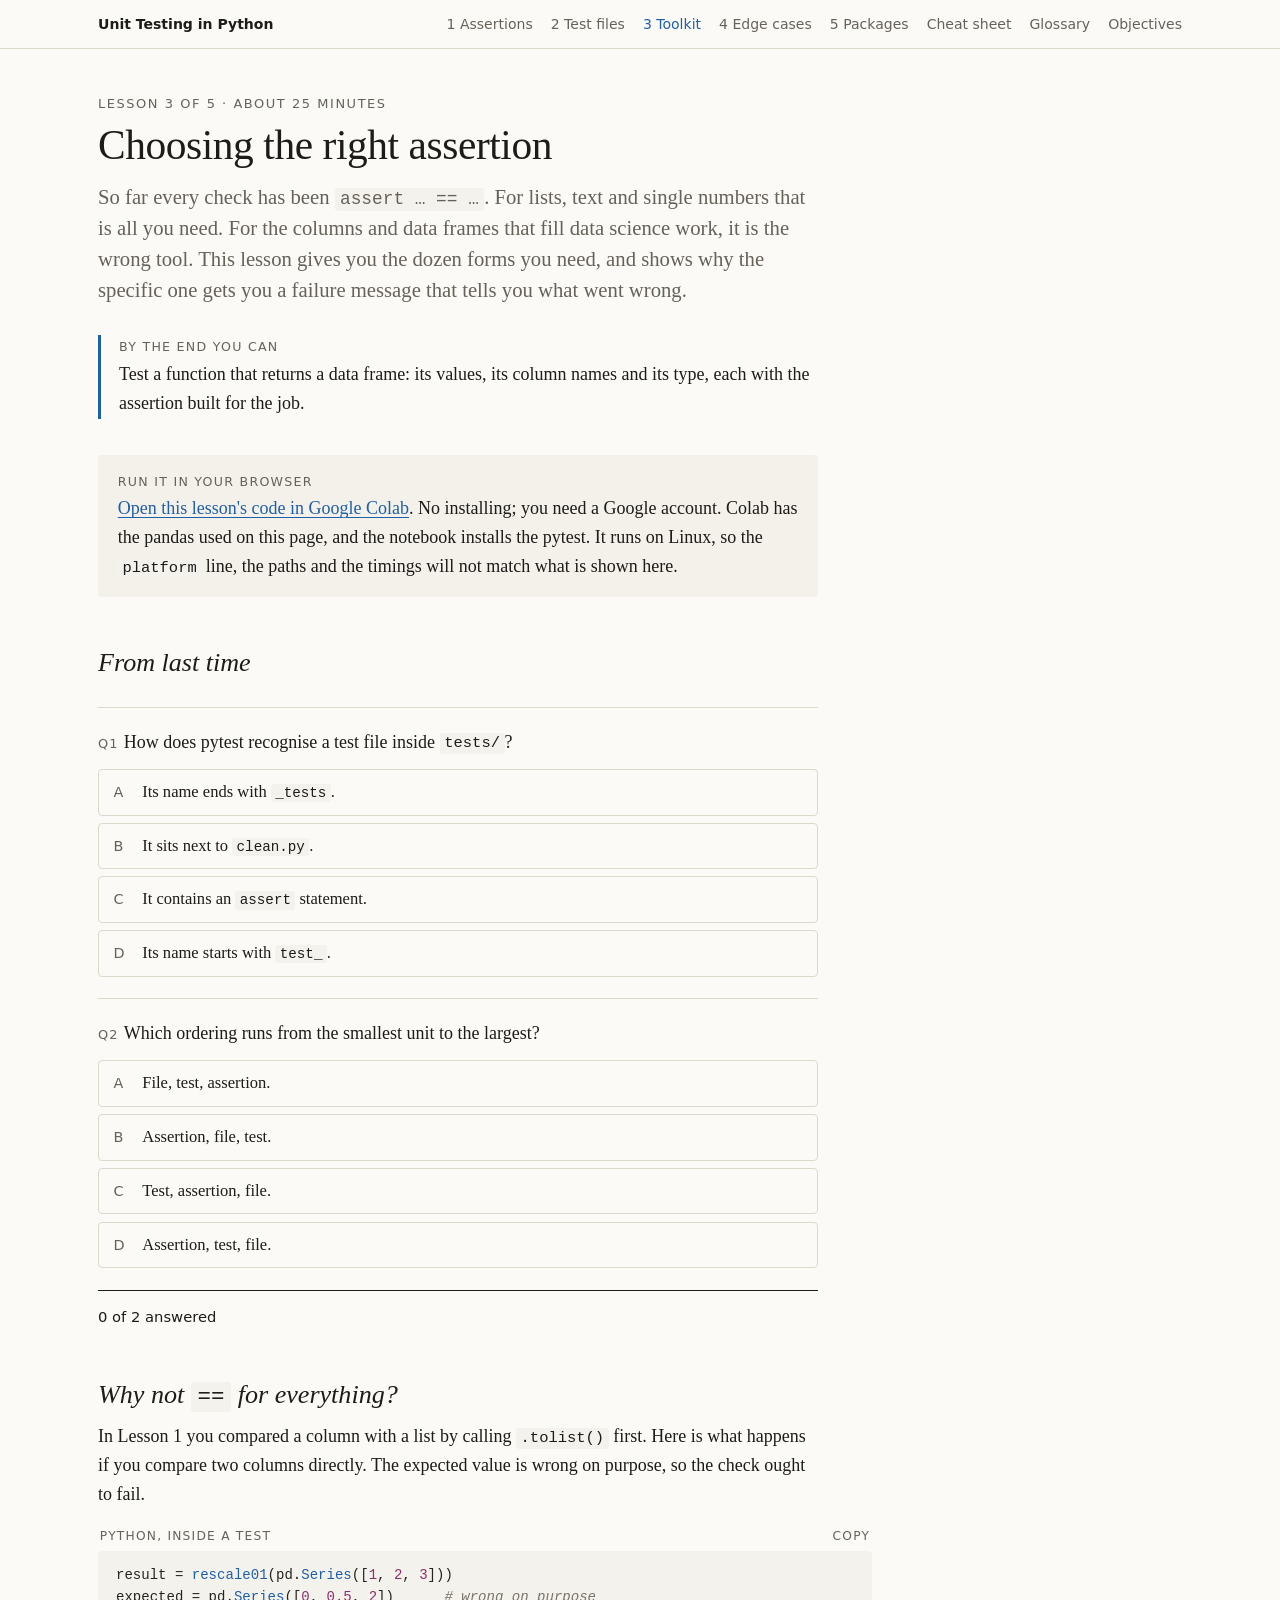
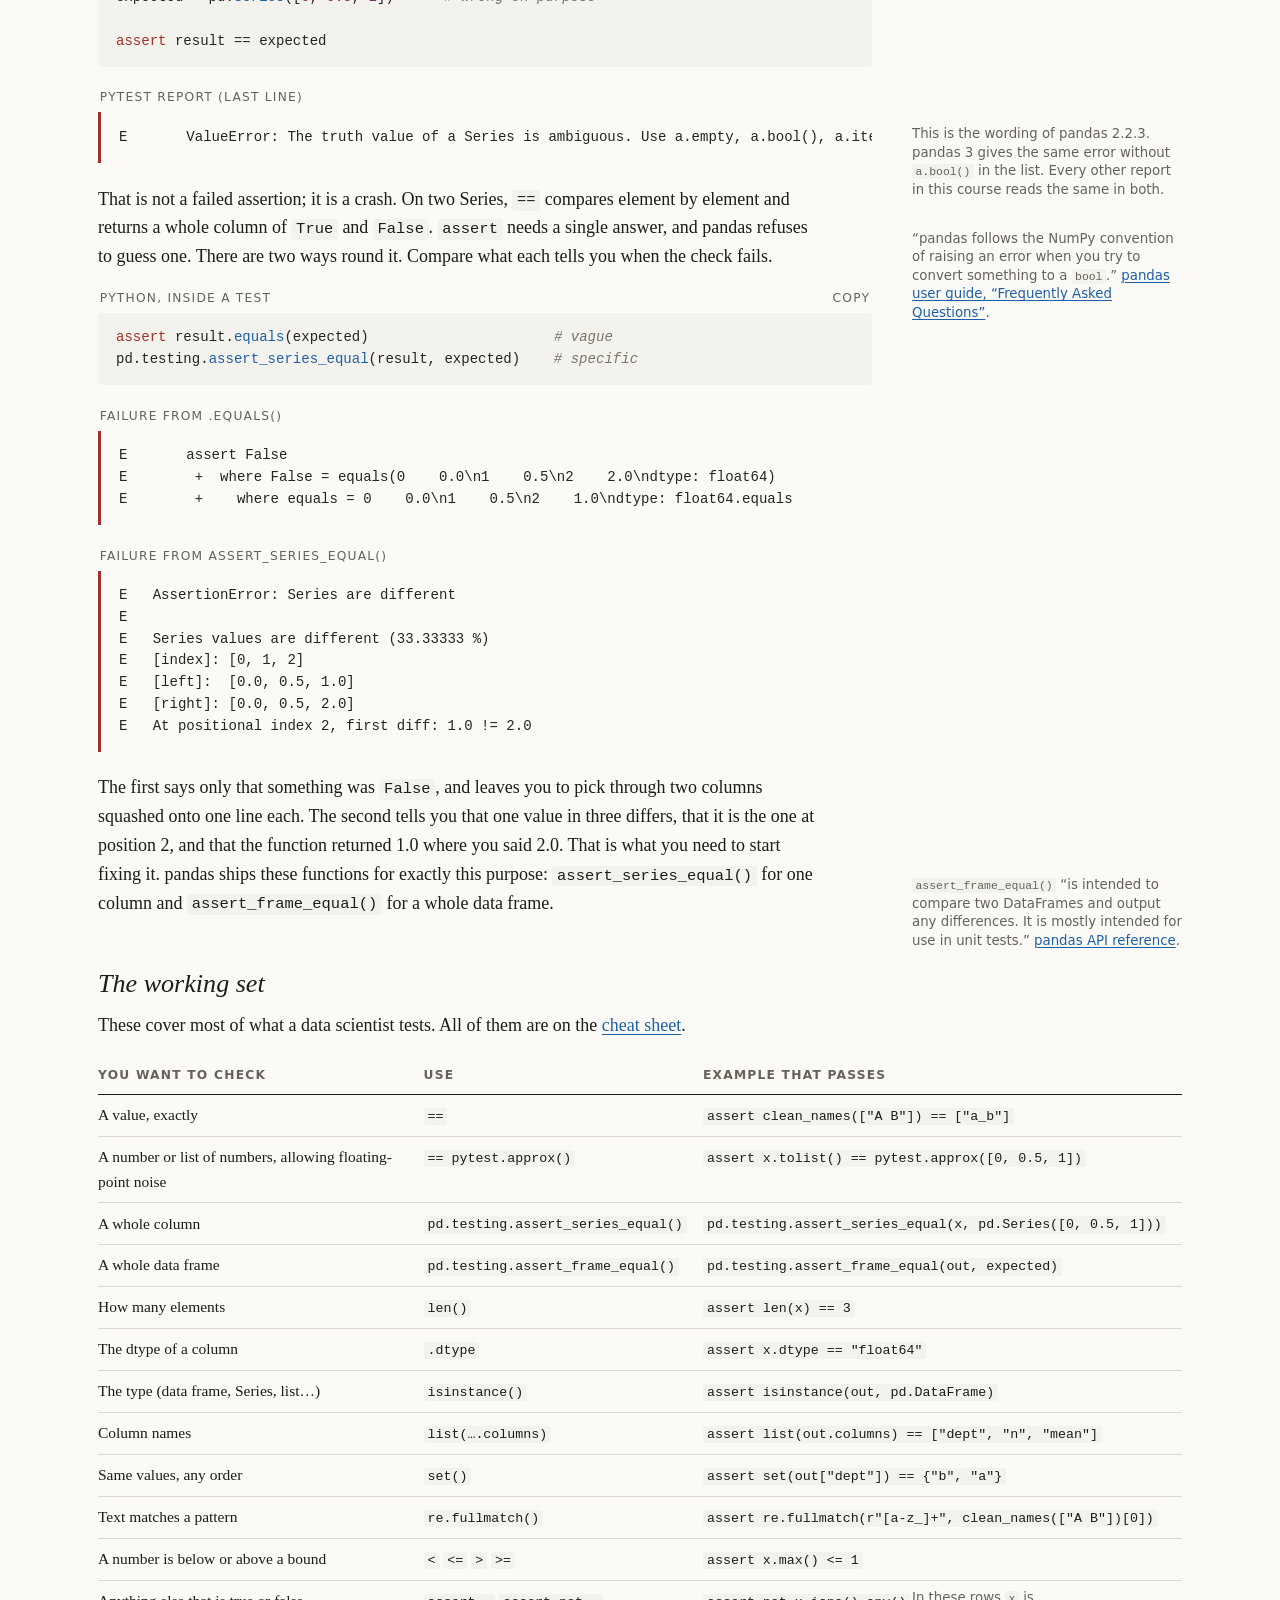
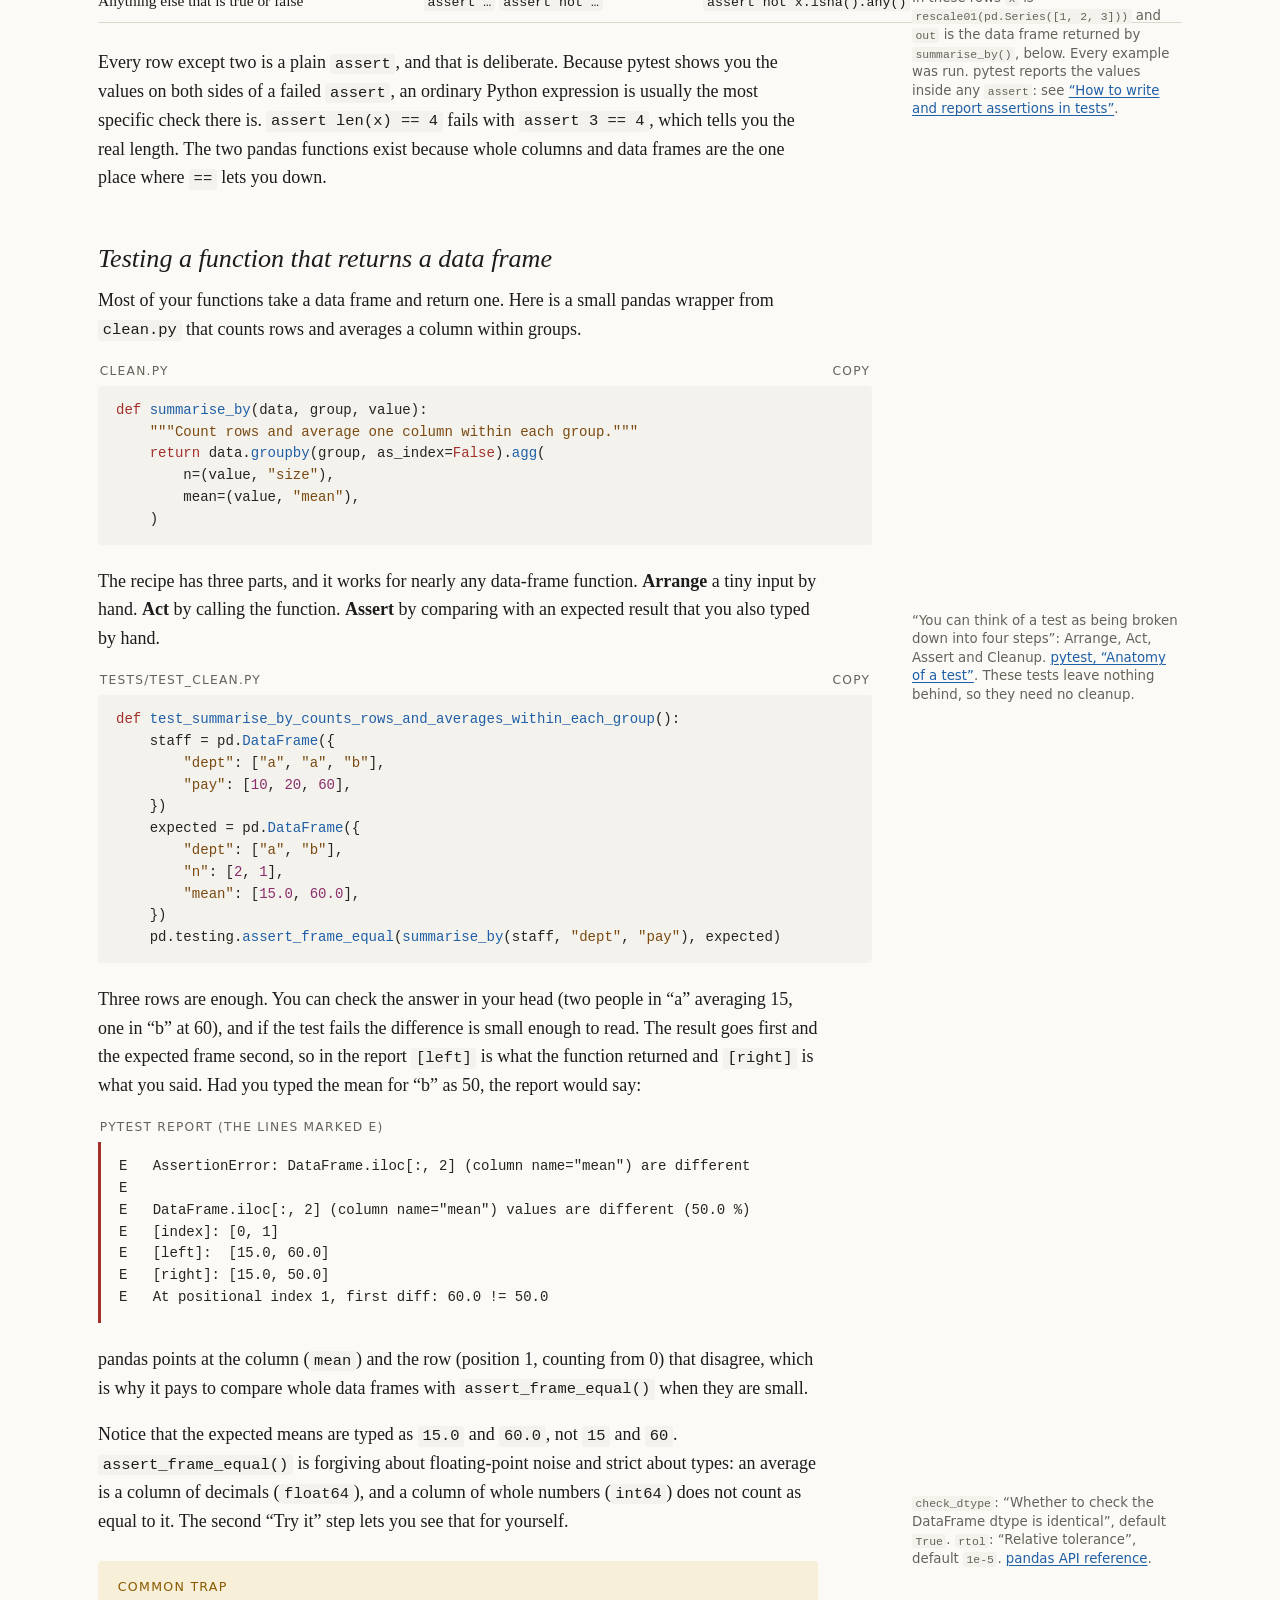
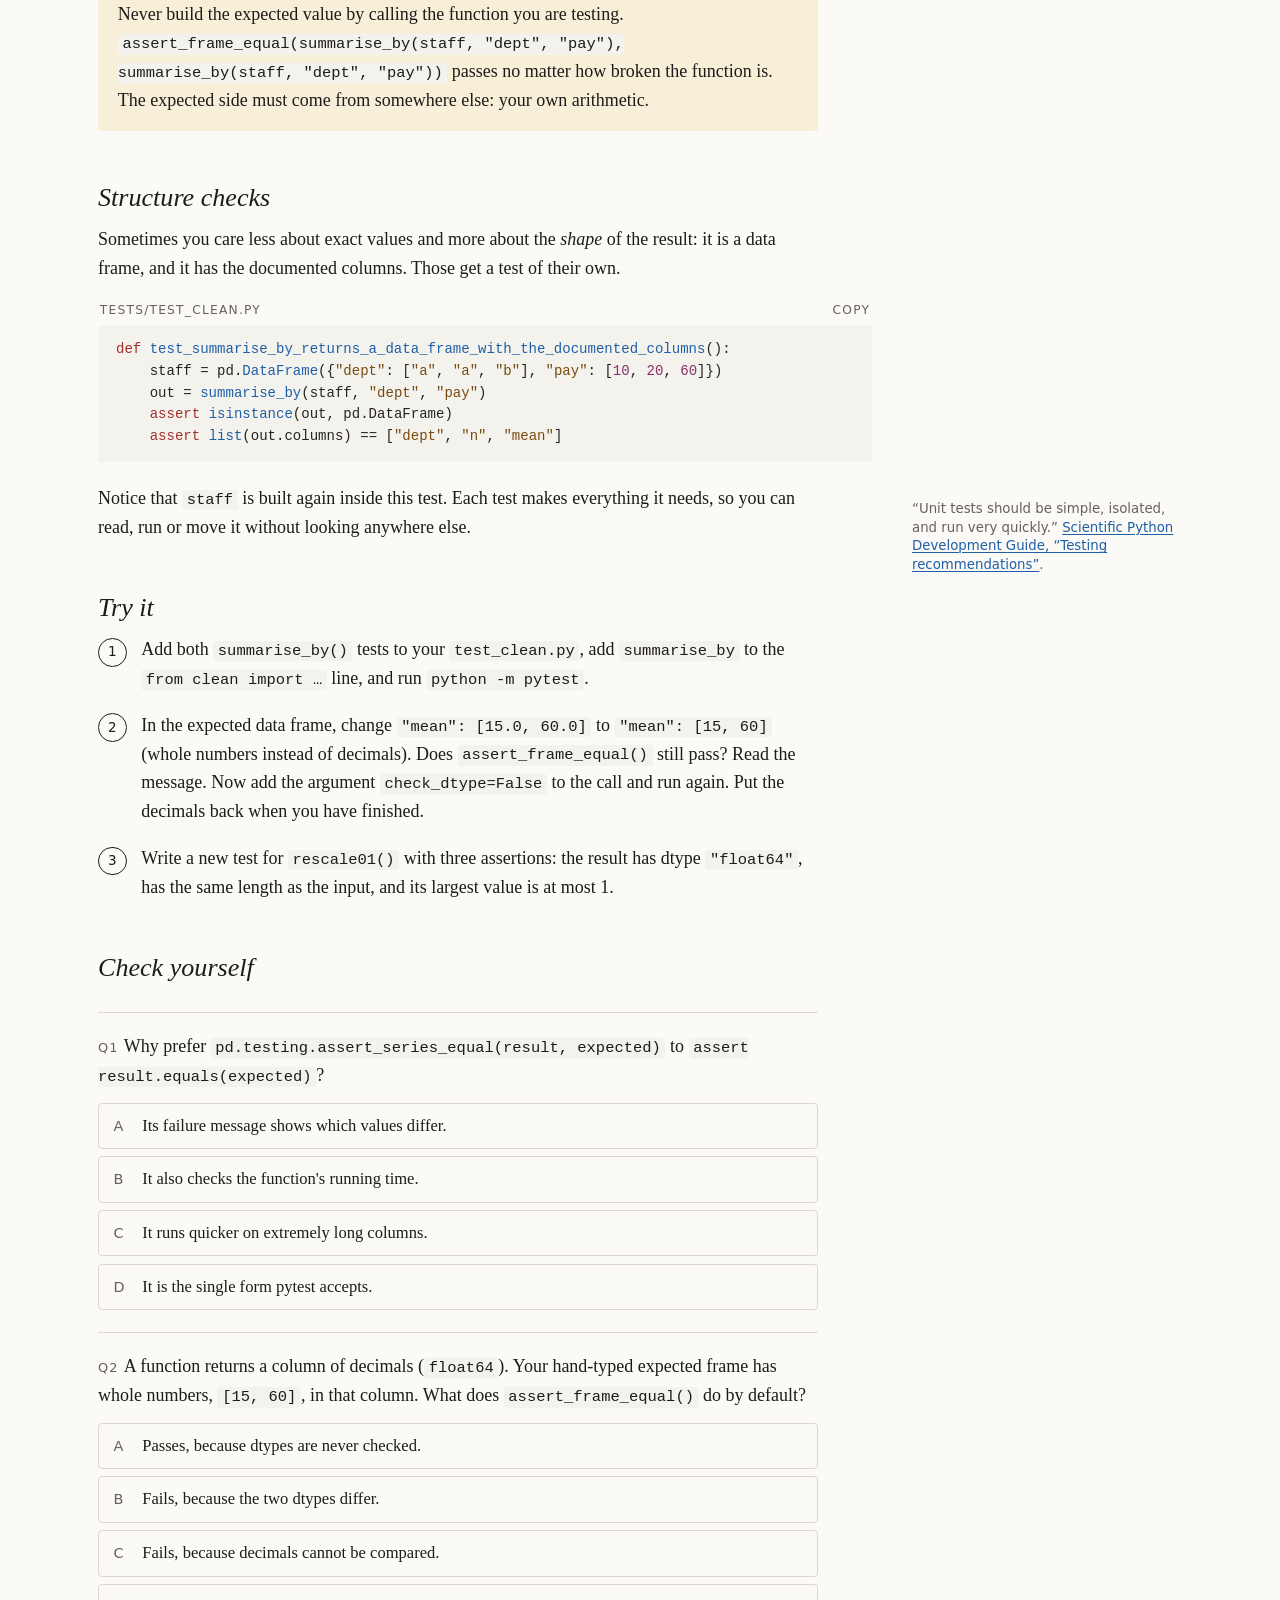
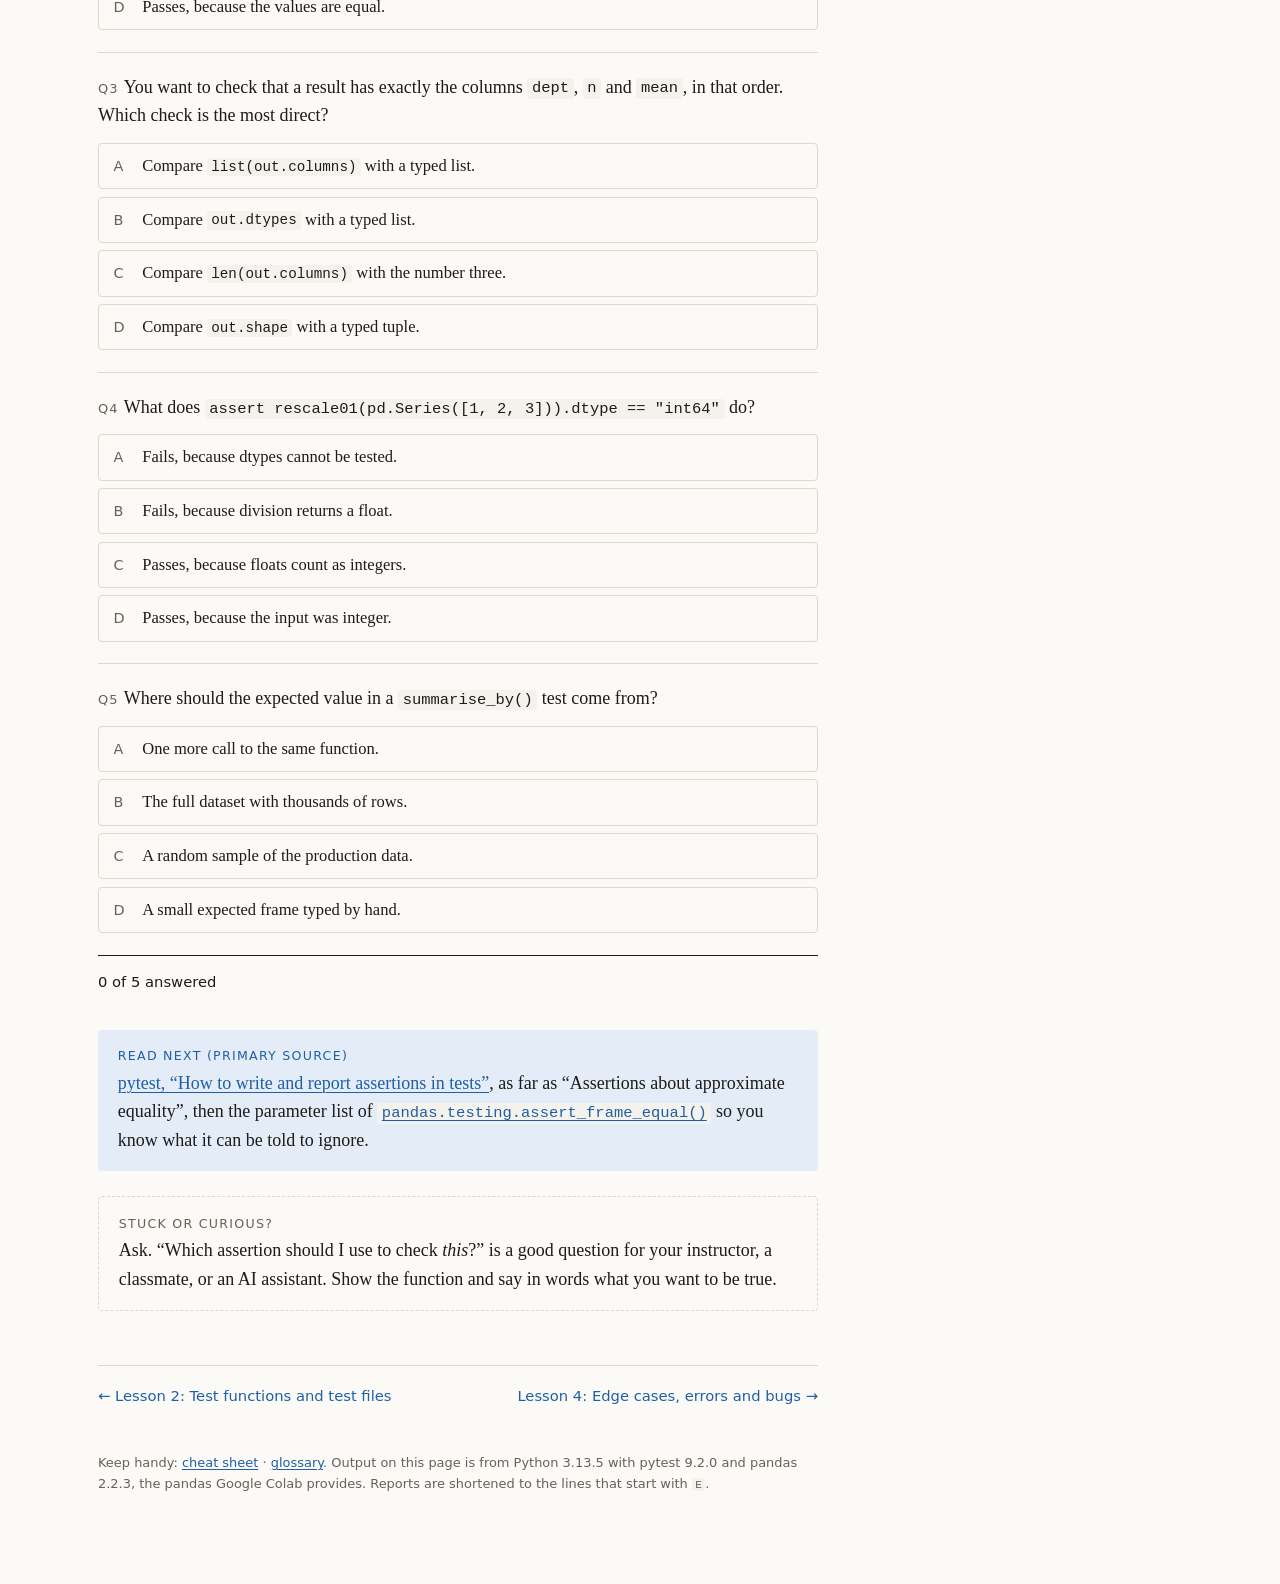
<file: lessons/0003-choosing-assertions.html>
<!doctype html>
<html lang="en">
<head>
<meta charset="utf-8">
<meta name="viewport" content="width=device-width, initial-scale=1">
<title>Lesson 3: Choosing the right assertion · Unit Testing in Python</title>
<link rel="stylesheet" href="../assets/course.css">
<script src="../assets/course.js" defer></script>
</head>
<body>
<header class="topbar"><div class="topbar-inner">
  <a class="brand" href="../index.html">Unit Testing in Python</a>
  <nav aria-label="Course">
    <a href="0001-first-assertion.html">1 Assertions</a>
    <a href="0002-test-functions-and-test-files.html">2 Test files</a>
    <a href="0003-choosing-assertions.html" aria-current="page">3 Toolkit</a>
    <a href="0004-edge-cases-errors-and-bugs.html">4 Edge cases</a>
    <a href="0005-from-project-to-package.html">5 Packages</a>
    <a href="../reference/cheat-sheet.html">Cheat sheet</a>
    <a href="../reference/glossary.html">Glossary</a>
    <a href="../reference/mastery-objectives.html">Objectives</a>
  </nav>
</div></header>

<main class="page">
  <p class="eyebrow">Lesson 3 of 5 · about 25 minutes</p>
  <h1>Choosing the right assertion</h1>
  <p class="lede">So far every check has been <code>assert … == …</code>. For lists, text and single numbers that is all you need. For the columns and data frames that fill data science work, it is the wrong tool. This lesson gives you the dozen forms you need, and shows why the specific one gets you a failure message that tells you what went wrong.</p>

  <div class="win">
    <span class="label">By the end you can</span>
    <p>Test a function that returns a data frame: its values, its column names and its type, each with the assertion built for the job.</p>
  </div>

  <div class="box">
    <span class="label">Run it in your browser</span>
    <p><a href="https://colab.research.google.com/github/acatlin/python-unit-testing/blob/main/notebooks/0003-choosing-assertions.ipynb">Open this lesson's code in Google Colab</a>. No installing; you need a Google account. Colab has the pandas used on this page, and the notebook installs the pytest. It runs on Linux, so the <code>platform</code> line, the paths and the timings will not match what is shown here.</p>
  </div>

  <h2>From last time</h2>
  <section class="quiz" aria-label="Warm-up">
    <ol class="questions">
      <li class="q">
        <p class="stem">How does pytest recognise a test file inside <code>tests/</code>?</p>
        <ul class="opts">
          <li data-correct>Its name starts with <code>test_</code>.</li>
          <li>Its name ends with <code>_tests</code>.</li>
          <li>It contains an <code>assert</code> statement.</li>
          <li>It sits next to <code>clean.py</code>.</li>
        </ul>
        <p class="why">Only the file name counts: <code>test_</code> at the start and <code>.py</code> at the end (or <code>_test.py</code> at the end). <code>_tests</code>, with an s, matches neither.</p>
      </li>
      <li class="q">
        <p class="stem">Which ordering runs from the smallest unit to the largest?</p>
        <ul class="opts">
          <li data-correct>Assertion, test, file.</li>
          <li>Test, assertion, file.</li>
          <li>File, test, assertion.</li>
          <li>Assertion, file, test.</li>
        </ul>
        <p class="why">Assertions are grouped into tests, and tests are organised in files.</p>
      </li>
    </ol>
  </section>

  <h2>Why not <code>==</code> for everything?</h2>
  <p>In Lesson 1 you compared a column with a list by calling <code>.tolist()</code> first. Here is what happens if you compare two columns directly. The expected value is wrong on purpose, so the check ought to fail.</p>

  <figure class="code py">
    <figcaption><span>Python, inside a test</span></figcaption>
<pre><code>result = rescale01(pd.Series([1, 2, 3]))
expected = pd.Series([0, 0.5, 2])      # wrong on purpose

assert result == expected</code></pre>
  </figure>
  <figure class="code out fail">
    <figcaption><span>pytest report (last line)</span></figcaption>
<pre>E       ValueError: The truth value of a Series is ambiguous. Use a.empty, a.bool(), a.item(), a.any() or a.all().</pre>
  </figure>
  <span class="cite">This is the wording of pandas 2.2.3. pandas 3 gives the same error without <code>a.bool()</code> in the list. Every other report in this course reads the same in both.</span>

  <p>That is not a failed assertion; it is a crash. On two Series, <code>==</code> compares element by element and returns a whole column of <code>True</code> and <code>False</code>. <code>assert</code> needs a single answer, and pandas refuses to guess one. There are two ways round it. Compare what each tells you when the check fails.</p>
  <span class="cite">“pandas follows the NumPy convention of raising an error when you try to convert something to a <code>bool</code>.” <a href="https://pandas.pydata.org/docs/user_guide/gotchas.html">pandas user guide, “Frequently Asked Questions”</a>.</span>

  <figure class="code py">
    <figcaption><span>Python, inside a test</span></figcaption>
<pre><code>assert result.equals(expected)                      # vague
pd.testing.assert_series_equal(result, expected)    # specific</code></pre>
  </figure>
  <figure class="code out fail">
    <figcaption><span>Failure from .equals()</span></figcaption>
<pre>E       assert False
E        +  where False = equals(0    0.0\n1    0.5\n2    2.0\ndtype: float64)
E        +    where equals = 0    0.0\n1    0.5\n2    1.0\ndtype: float64.equals</pre>
  </figure>
  <figure class="code out fail">
    <figcaption><span>Failure from assert_series_equal()</span></figcaption>
<pre>E   AssertionError: Series are different
E
E   Series values are different (33.33333 %)
E   [index]: [0, 1, 2]
E   [left]:  [0.0, 0.5, 1.0]
E   [right]: [0.0, 0.5, 2.0]
E   At positional index 2, first diff: 1.0 != 2.0</pre>
  </figure>

  <p>The first says only that something was <code>False</code>, and leaves you to pick through two columns squashed onto one line each. The second tells you that one value in three differs, that it is the one at position 2, and that the function returned 1.0 where you said 2.0. That is what you need to start fixing it. pandas ships these functions for exactly this purpose: <code>assert_series_equal()</code> for one column and <code>assert_frame_equal()</code> for a whole data frame.</p>
  <span class="cite"><code>assert_frame_equal()</code> “is intended to compare two DataFrames and output any differences. It is mostly intended for use in unit tests.” <a href="https://pandas.pydata.org/docs/reference/api/pandas.testing.assert_frame_equal.html">pandas API reference</a>.</span>

  <h2>The working set</h2>
  <p>These cover most of what a data scientist tests. All of them are on the <a href="../reference/cheat-sheet.html">cheat sheet</a>.</p>

  <div class="table-wrap wide">
  <table>
    <thead><tr><th>You want to check</th><th>Use</th><th>Example that passes</th></tr></thead>
    <tbody>
      <tr><td>A value, exactly</td><td><code>==</code></td><td><code>assert clean_names(["A B"]) == ["a_b"]</code></td></tr>
      <tr><td>A number or list of numbers, allowing floating-point noise</td><td><code>== pytest.approx()</code></td><td><code>assert x.tolist() == pytest.approx([0, 0.5, 1])</code></td></tr>
      <tr><td>A whole column</td><td><code>pd.testing.assert_series_equal()</code></td><td><code>pd.testing.assert_series_equal(x, pd.Series([0, 0.5, 1]))</code></td></tr>
      <tr><td>A whole data frame</td><td><code>pd.testing.assert_frame_equal()</code></td><td><code>pd.testing.assert_frame_equal(out, expected)</code></td></tr>
      <tr><td>How many elements</td><td><code>len()</code></td><td><code>assert len(x) == 3</code></td></tr>
      <tr><td>The dtype of a column</td><td><code>.dtype</code></td><td><code>assert x.dtype == "float64"</code></td></tr>
      <tr><td>The type (data frame, Series, list…)</td><td><code>isinstance()</code></td><td><code>assert isinstance(out, pd.DataFrame)</code></td></tr>
      <tr><td>Column names</td><td><code>list(….columns)</code></td><td><code>assert list(out.columns) == ["dept", "n", "mean"]</code></td></tr>
      <tr><td>Same values, any order</td><td><code>set()</code></td><td><code>assert set(out["dept"]) == {"b", "a"}</code></td></tr>
      <tr><td>Text matches a pattern</td><td><code>re.fullmatch()</code></td><td><code>assert re.fullmatch(r"[a-z_]+", clean_names(["A B"])[0])</code></td></tr>
      <tr><td>A number is below or above a bound</td><td><code>&lt;</code> <code>&lt;=</code> <code>&gt;</code> <code>&gt;=</code></td><td><code>assert x.max() &lt;= 1</code></td></tr>
      <tr><td>Anything else that is true or false</td><td><code>assert …</code> <code>assert not …</code></td><td><code>assert not x.isna().any()</code></td></tr>
    </tbody>
  </table>
  </div>
  <span class="cite">In these rows <code>x</code> is <code>rescale01(pd.Series([1, 2, 3]))</code> and <code>out</code> is the data frame returned by <code>summarise_by()</code>, below. Every example was run. pytest reports the values inside any <code>assert</code>: see <a href="https://docs.pytest.org/en/stable/how-to/assert.html">“How to write and report assertions in tests”</a>.</span>

  <p>Every row except two is a plain <code>assert</code>, and that is deliberate. Because pytest shows you the values on both sides of a failed <code>assert</code>, an ordinary Python expression is usually the most specific check there is. <code>assert len(x) == 4</code> fails with <code>assert 3 == 4</code>, which tells you the real length. The two pandas functions exist because whole columns and data frames are the one place where <code>==</code> lets you down.</p>

  <h2>Testing a function that returns a data frame</h2>
  <p>Most of your functions take a data frame and return one. Here is a small pandas wrapper from <code>clean.py</code> that counts rows and averages a column within groups.</p>

  <figure class="code py">
    <figcaption><span>clean.py</span></figcaption>
<pre><code>def summarise_by(data, group, value):
    """Count rows and average one column within each group."""
    return data.groupby(group, as_index=False).agg(
        n=(value, "size"),
        mean=(value, "mean"),
    )</code></pre>
  </figure>

  <p>The recipe has three parts, and it works for nearly any data-frame function. <strong>Arrange</strong> a tiny input by hand. <strong>Act</strong> by calling the function. <strong>Assert</strong> by comparing with an expected result that you also typed by hand.</p>
  <span class="cite">“You can think of a test as being broken down into four steps”: Arrange, Act, Assert and Cleanup. <a href="https://docs.pytest.org/en/stable/explanation/anatomy.html">pytest, “Anatomy of a test”</a>. These tests leave nothing behind, so they need no cleanup.</span>

  <figure class="code py">
    <figcaption><span>tests/test_clean.py</span></figcaption>
<pre><code>def test_summarise_by_counts_rows_and_averages_within_each_group():
    staff = pd.DataFrame({
        "dept": ["a", "a", "b"],
        "pay": [10, 20, 60],
    })
    expected = pd.DataFrame({
        "dept": ["a", "b"],
        "n": [2, 1],
        "mean": [15.0, 60.0],
    })
    pd.testing.assert_frame_equal(summarise_by(staff, "dept", "pay"), expected)</code></pre>
  </figure>

  <p>Three rows are enough. You can check the answer in your head (two people in “a” averaging 15, one in “b” at 60), and if the test fails the difference is small enough to read. The result goes first and the expected frame second, so in the report <code>[left]</code> is what the function returned and <code>[right]</code> is what you said. Had you typed the mean for “b” as 50, the report would say:</p>

  <figure class="code out fail">
    <figcaption><span>pytest report (the lines marked E)</span></figcaption>
<pre>E   AssertionError: DataFrame.iloc[:, 2] (column name="mean") are different
E
E   DataFrame.iloc[:, 2] (column name="mean") values are different (50.0 %)
E   [index]: [0, 1]
E   [left]:  [15.0, 60.0]
E   [right]: [15.0, 50.0]
E   At positional index 1, first diff: 60.0 != 50.0</pre>
  </figure>

  <p>pandas points at the column (<code>mean</code>) and the row (position 1, counting from 0) that disagree, which is why it pays to compare whole data frames with <code>assert_frame_equal()</code> when they are small.</p>

  <p>Notice that the expected means are typed as <code>15.0</code> and <code>60.0</code>, not <code>15</code> and <code>60</code>. <code>assert_frame_equal()</code> is forgiving about floating-point noise and strict about types: an average is a column of decimals (<code>float64</code>), and a column of whole numbers (<code>int64</code>) does not count as equal to it. The second “Try it” step lets you see that for yourself.</p>
  <span class="cite"><code>check_dtype</code>: “Whether to check the DataFrame dtype is identical”, default <code>True</code>. <code>rtol</code>: “Relative tolerance”, default <code>1e-5</code>. <a href="https://pandas.pydata.org/docs/reference/api/pandas.testing.assert_frame_equal.html">pandas API reference</a>.</span>

  <div class="box trap">
    <span class="label">Common trap</span>
    <p>Never build the expected value by calling the function you are testing. <code>assert_frame_equal(summarise_by(staff, "dept", "pay"), summarise_by(staff, "dept", "pay"))</code> passes no matter how broken the function is. The expected side must come from somewhere else: your own arithmetic.</p>
  </div>

  <h2>Structure checks</h2>
  <p>Sometimes you care less about exact values and more about the <em>shape</em> of the result: it is a data frame, and it has the documented columns. Those get a test of their own.</p>

  <figure class="code py">
    <figcaption><span>tests/test_clean.py</span></figcaption>
<pre><code>def test_summarise_by_returns_a_data_frame_with_the_documented_columns():
    staff = pd.DataFrame({"dept": ["a", "a", "b"], "pay": [10, 20, 60]})
    out = summarise_by(staff, "dept", "pay")
    assert isinstance(out, pd.DataFrame)
    assert list(out.columns) == ["dept", "n", "mean"]</code></pre>
  </figure>

  <p>Notice that <code>staff</code> is built again inside this test. Each test makes everything it needs, so you can read, run or move it without looking anywhere else.</p>
  <span class="cite">“Unit tests should be simple, isolated, and run very quickly.” <a href="https://learn.scientific-python.org/development/principles/testing/">Scientific Python Development Guide, “Testing recommendations”</a>.</span>

  <h2>Try it</h2>
  <ol class="steps">
    <li>Add both <code>summarise_by()</code> tests to your <code>test_clean.py</code>, add <code>summarise_by</code> to the <code>from clean import …</code> line, and run <code>python -m pytest</code>.</li>
    <li>In the expected data frame, change <code>"mean": [15.0, 60.0]</code> to <code>"mean": [15, 60]</code> (whole numbers instead of decimals). Does <code>assert_frame_equal()</code> still pass? Read the message. Now add the argument <code>check_dtype=False</code> to the call and run again. Put the decimals back when you have finished.</li>
    <li>Write a new test for <code>rescale01()</code> with three assertions: the result has dtype <code>"float64"</code>, has the same length as the input, and its largest value is at most 1.</li>
  </ol>

  <h2>Check yourself</h2>
  <section class="quiz" data-quiz="lesson-3" aria-label="Lesson 3 quiz">
    <ol class="questions">
      <li class="q">
        <p class="stem">Why prefer <code>pd.testing.assert_series_equal(result, expected)</code> to <code>assert result.equals(expected)</code>?</p>
        <ul class="opts">
          <li data-correct>Its failure message shows which values differ.</li>
          <li>It runs quicker on extremely long columns.</li>
          <li>It is the single form pytest accepts.</li>
          <li>It also checks the function's running time.</li>
        </ul>
        <p class="why">Both work. The pandas function tells you which position differs and what the two values were; <code>.equals()</code> can only say <code>False</code>.</p>
      </li>
      <li class="q">
        <p class="stem">A function returns a column of decimals (<code>float64</code>). Your hand-typed expected frame has whole numbers, <code>[15, 60]</code>, in that column. What does <code>assert_frame_equal()</code> do by default?</p>
        <ul class="opts">
          <li data-correct>Fails, because the two dtypes differ.</li>
          <li>Passes, because the values are equal.</li>
          <li>Fails, because decimals cannot be compared.</li>
          <li>Passes, because dtypes are never checked.</li>
        </ul>
        <p class="why">By default the dtypes must be identical, and the report says <code>Attribute "dtype" are different</code>, with <code>float64</code> on the left and <code>int64</code> on the right. Type the decimals, or pass <code>check_dtype=False</code> to compare values only.</p>
      </li>
      <li class="q">
        <p class="stem">You want to check that a result has exactly the columns <code>dept</code>, <code>n</code> and <code>mean</code>, in that order. Which check is the most direct?</p>
        <ul class="opts">
          <li data-correct>Compare <code>list(out.columns)</code> with a typed list.</li>
          <li>Compare <code>len(out.columns)</code> with the number three.</li>
          <li>Compare <code>out.dtypes</code> with a typed list.</li>
          <li>Compare <code>out.shape</code> with a typed tuple.</li>
        </ul>
        <p class="why"><code>assert list(out.columns) == ["dept", "n", "mean"]</code>. The length or the shape would confirm there are three columns but not which ones.</p>
      </li>
      <li class="q">
        <p class="stem">What does <code>assert rescale01(pd.Series([1, 2, 3])).dtype == "int64"</code> do?</p>
        <ul class="opts">
          <li data-correct>Fails, because division returns a float.</li>
          <li>Passes, because the input was integer.</li>
          <li>Fails, because dtypes cannot be tested.</li>
          <li>Passes, because floats count as integers.</li>
        </ul>
        <p class="why"><code>rescale01()</code> divides, and <code>/</code> in pandas always gives decimals. The report begins <code>assert dtype('float64') == 'int64'</code>.</p>
      </li>
      <li class="q">
        <p class="stem">Where should the expected value in a <code>summarise_by()</code> test come from?</p>
        <ul class="opts">
          <li data-correct>A small expected frame typed by hand.</li>
          <li>One more call to the same function.</li>
          <li>A random sample of the production data.</li>
          <li>The full dataset with thousands of rows.</li>
        </ul>
        <p class="why">The expected value has to be independent of the code under test and small enough to verify by eye.</p>
      </li>
    </ol>
  </section>

  <div class="box source">
    <span class="label">Read next (primary source)</span>
    <p><a href="https://docs.pytest.org/en/stable/how-to/assert.html">pytest, “How to write and report assertions in tests”</a>, as far as “Assertions about approximate equality”, then the parameter list of <a href="https://pandas.pydata.org/docs/reference/api/pandas.testing.assert_frame_equal.html"><code>pandas.testing.assert_frame_equal()</code></a> so you know what it can be told to ignore.</p>
  </div>

  <div class="box ask">
    <span class="label">Stuck or curious?</span>
    <p>Ask. “Which assertion should I use to check <em>this</em>?” is a good question for your instructor, a classmate, or an AI assistant. Show the function and say in words what you want to be true.</p>
  </div>

  <nav class="pager" aria-label="Lesson">
    <a href="0002-test-functions-and-test-files.html">← Lesson 2: Test functions and test files</a>
    <a class="next" href="0004-edge-cases-errors-and-bugs.html">Lesson 4: Edge cases, errors and bugs →</a>
  </nav>
  <p class="colophon">Keep handy: <a href="../reference/cheat-sheet.html">cheat sheet</a> · <a href="../reference/glossary.html">glossary</a>. Output on this page is from Python 3.13.5 with pytest 9.2.0 and pandas 2.2.3, the pandas Google Colab provides. Reports are shortened to the lines that start with <code>E</code>.</p>
</main>
</body>
</html>
</file>
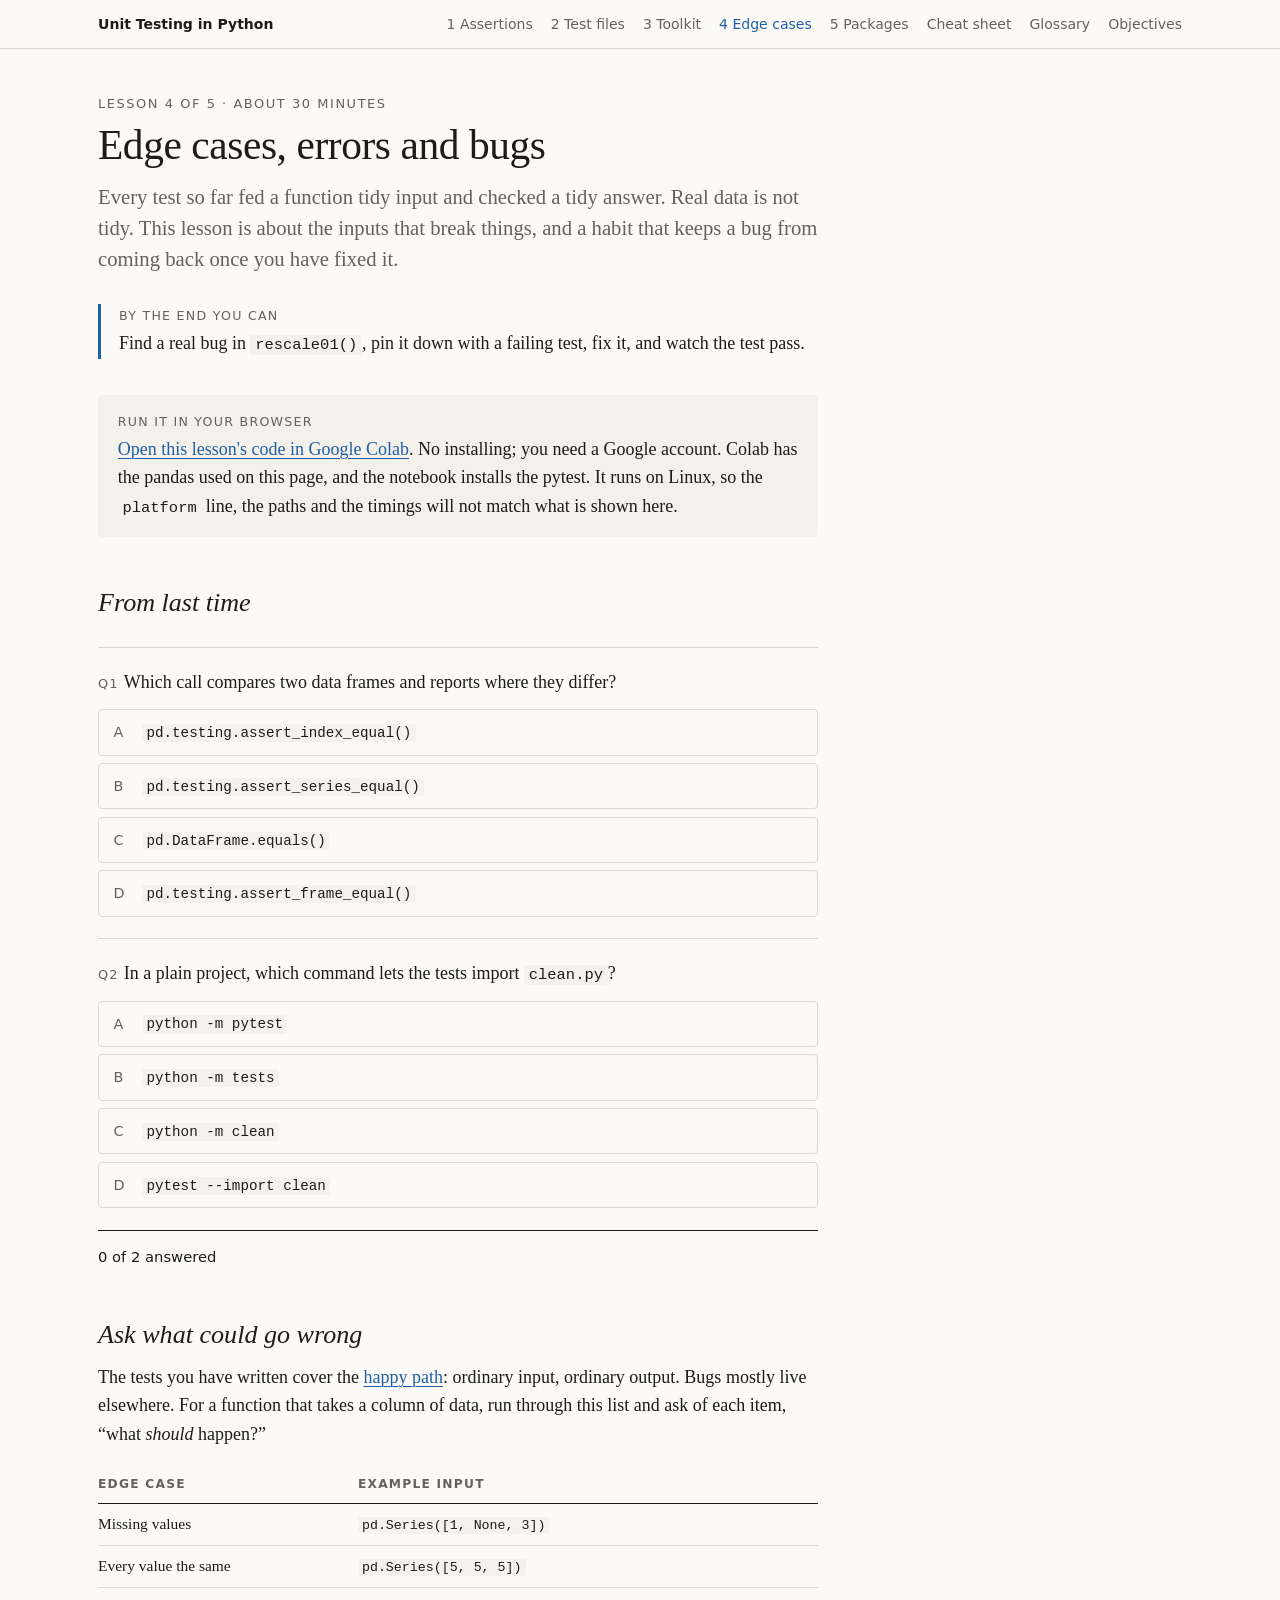
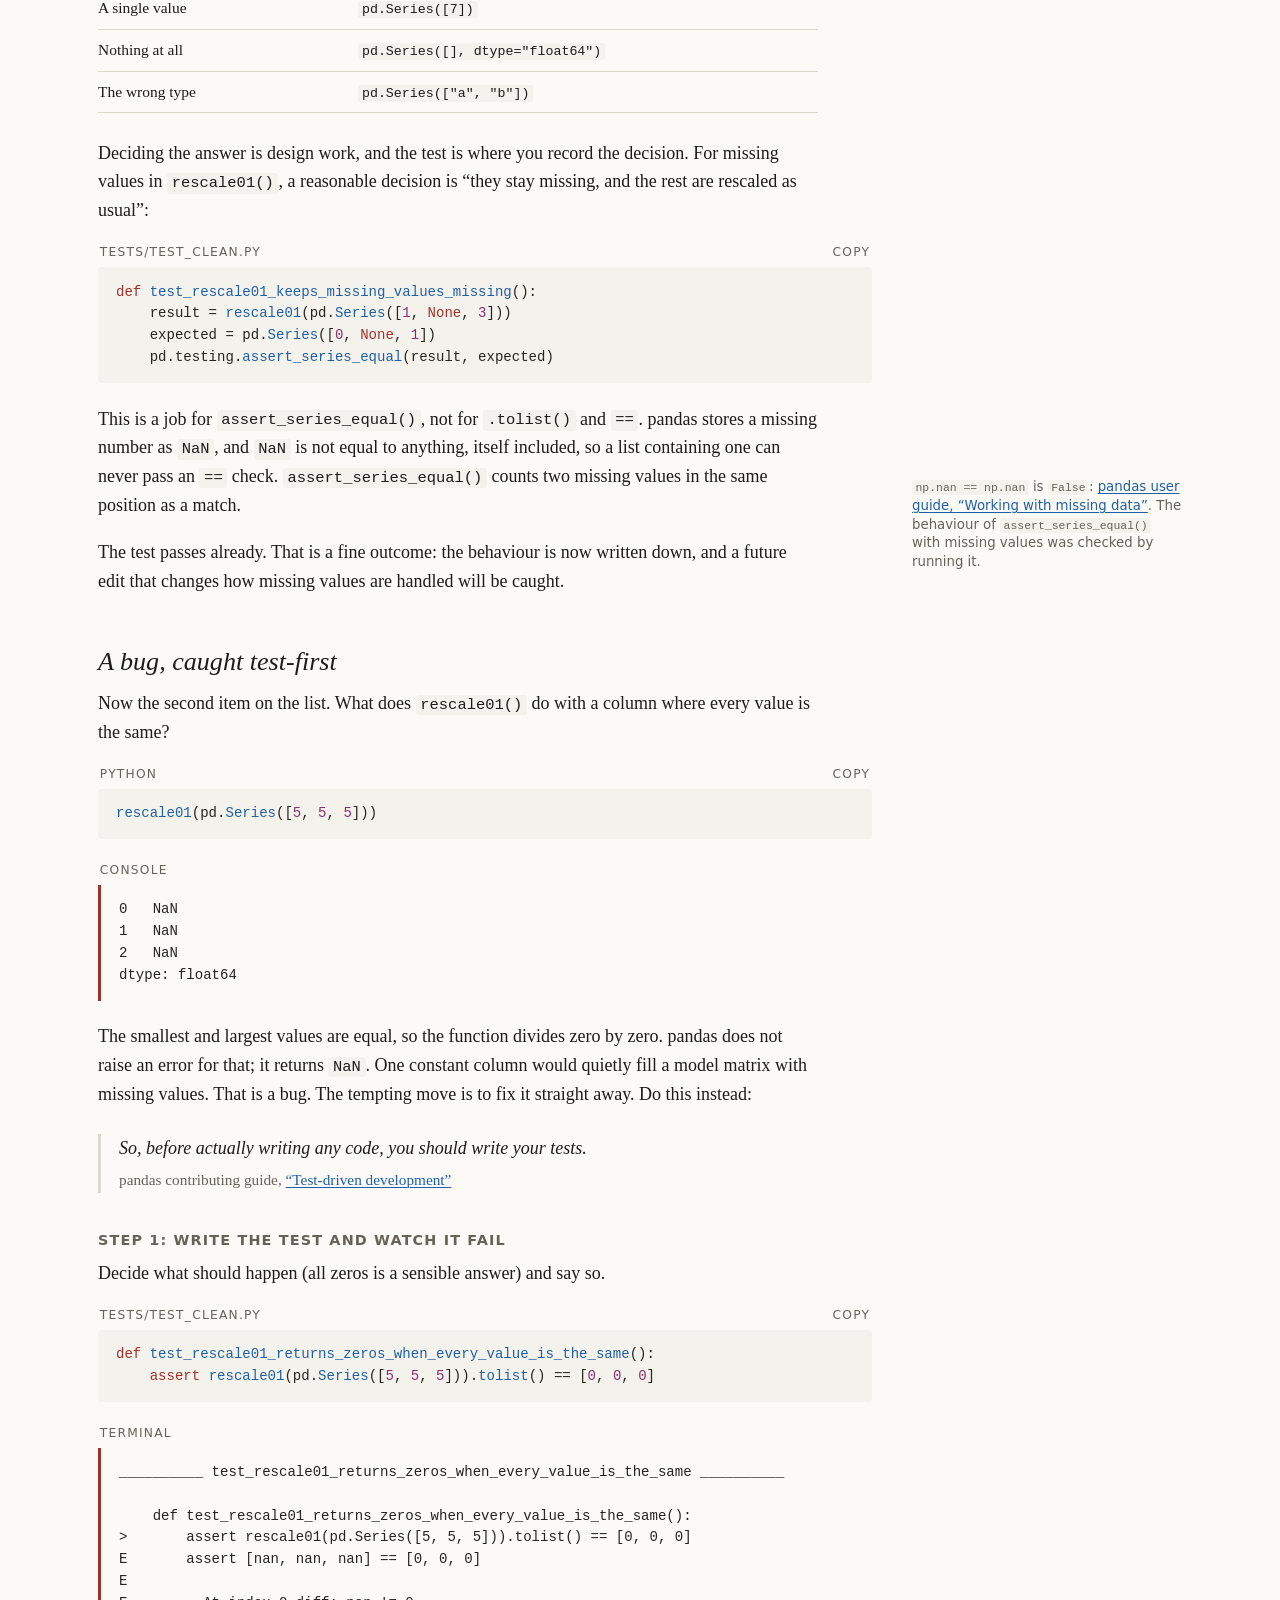
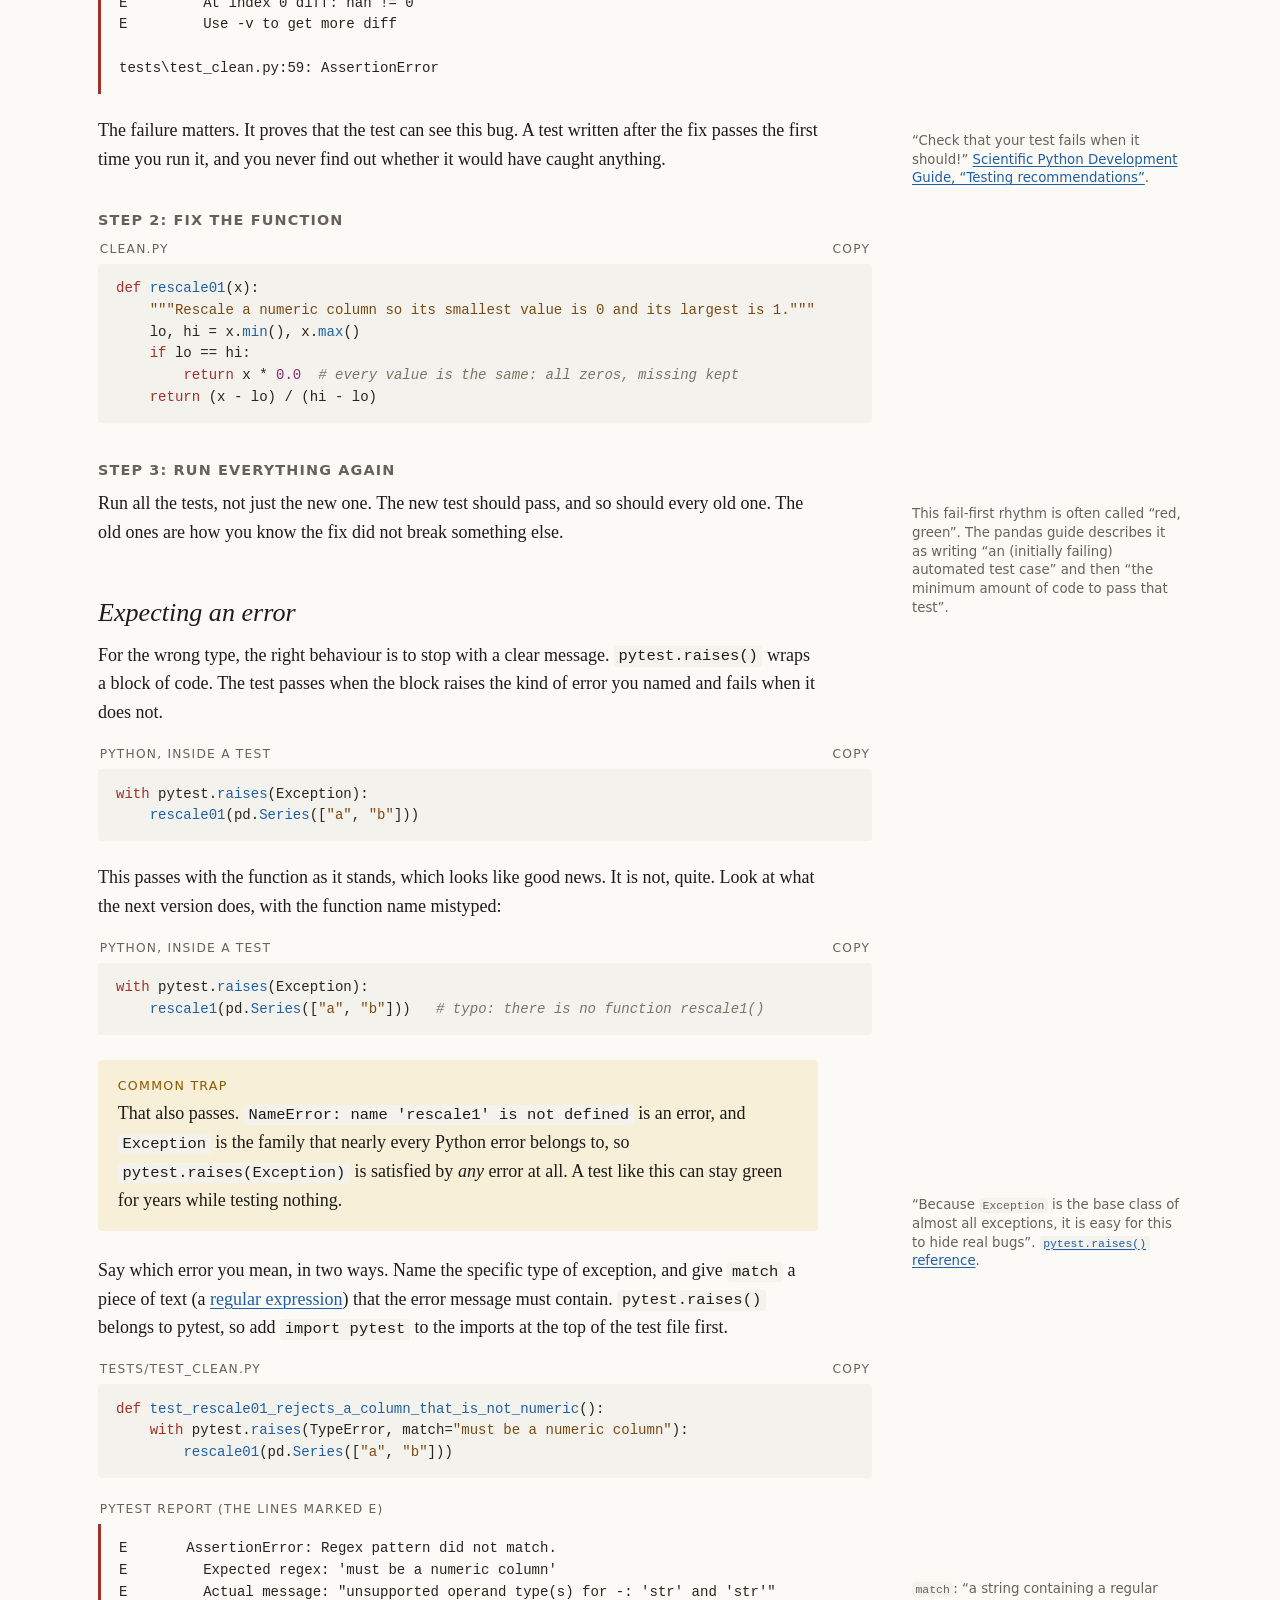
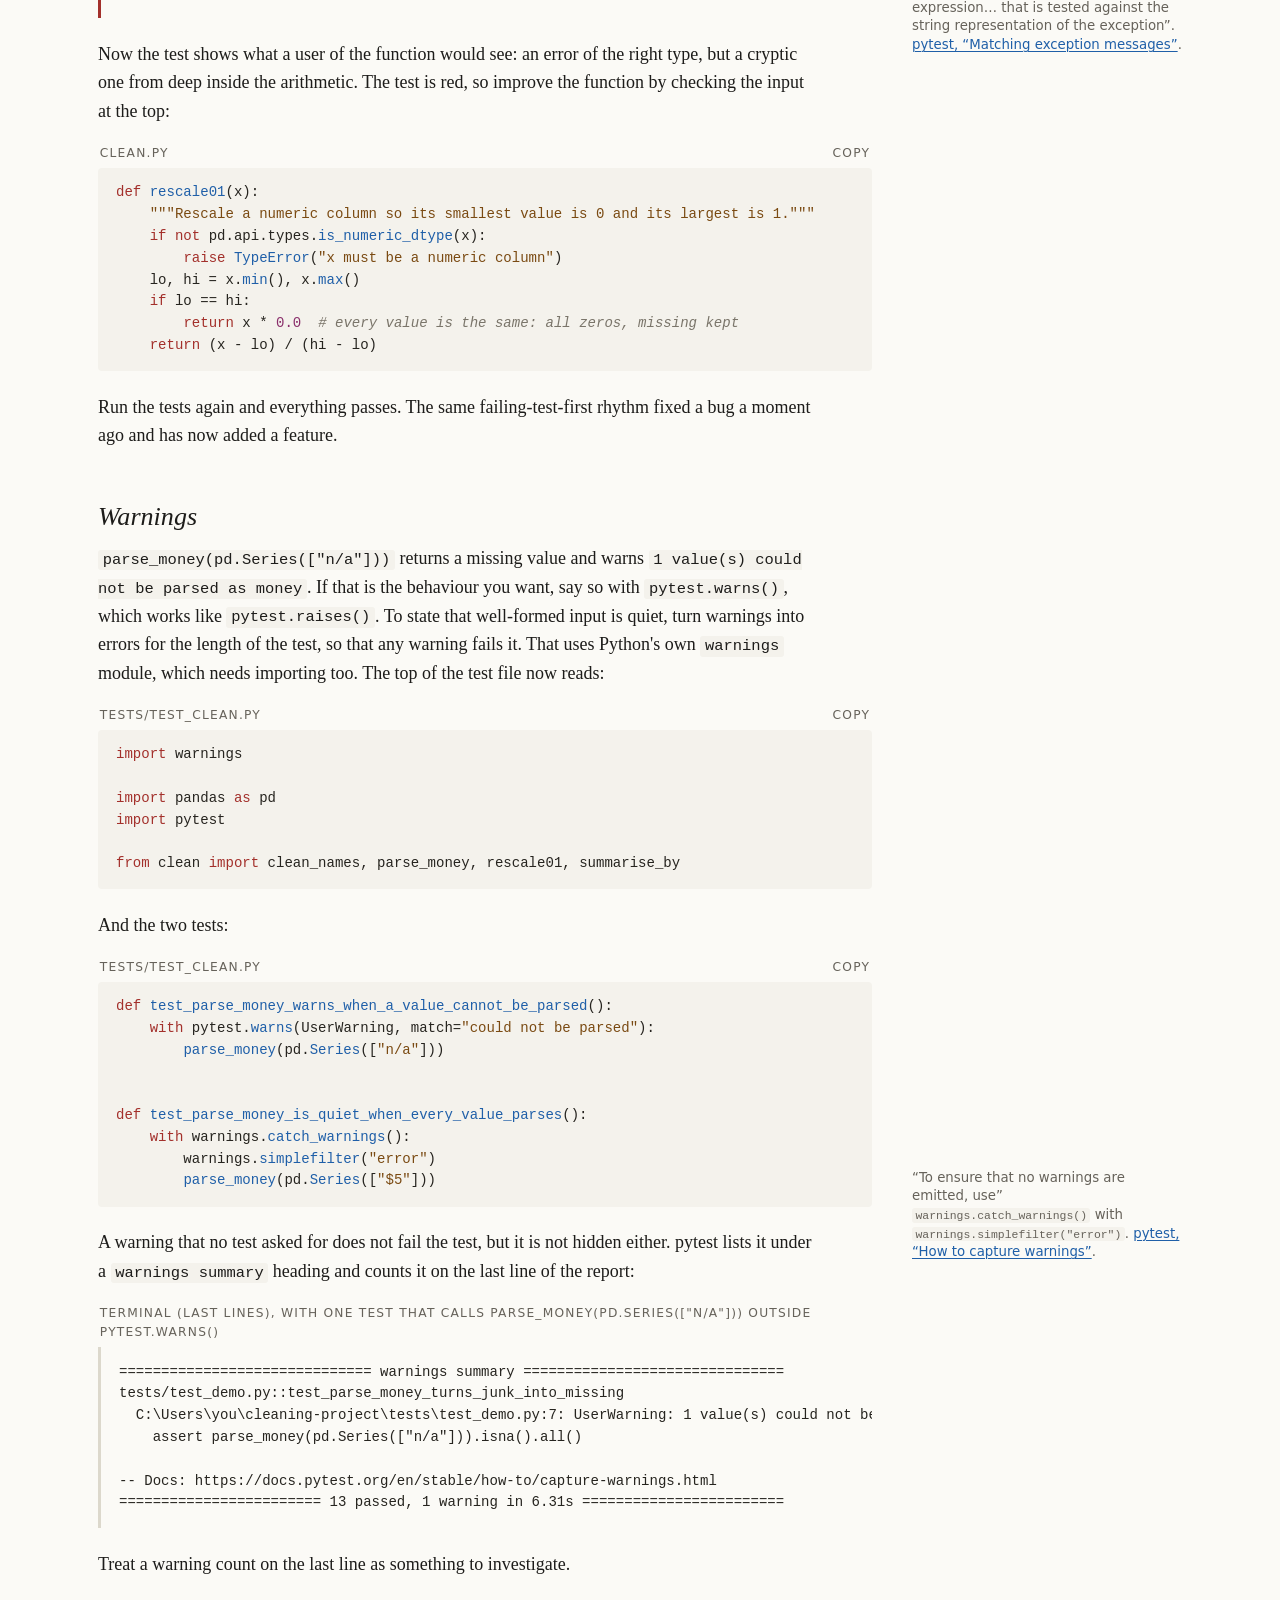
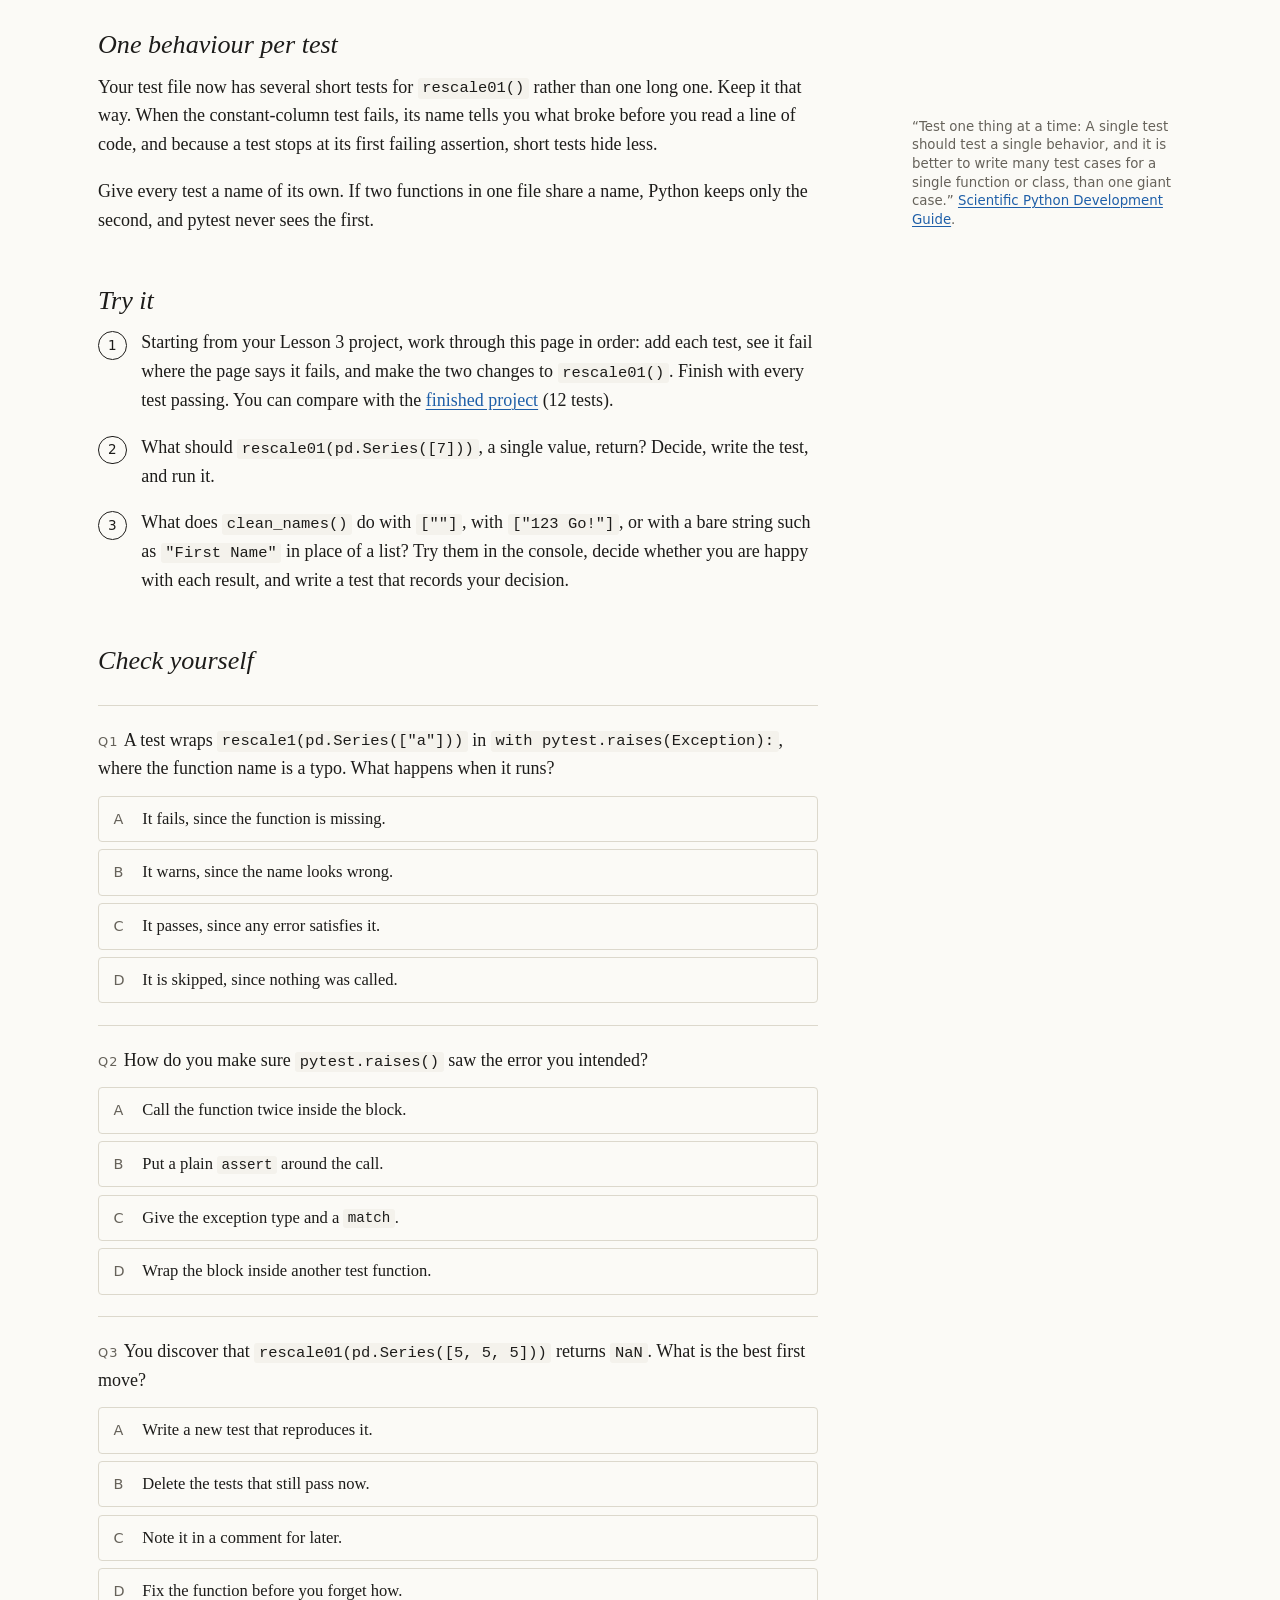
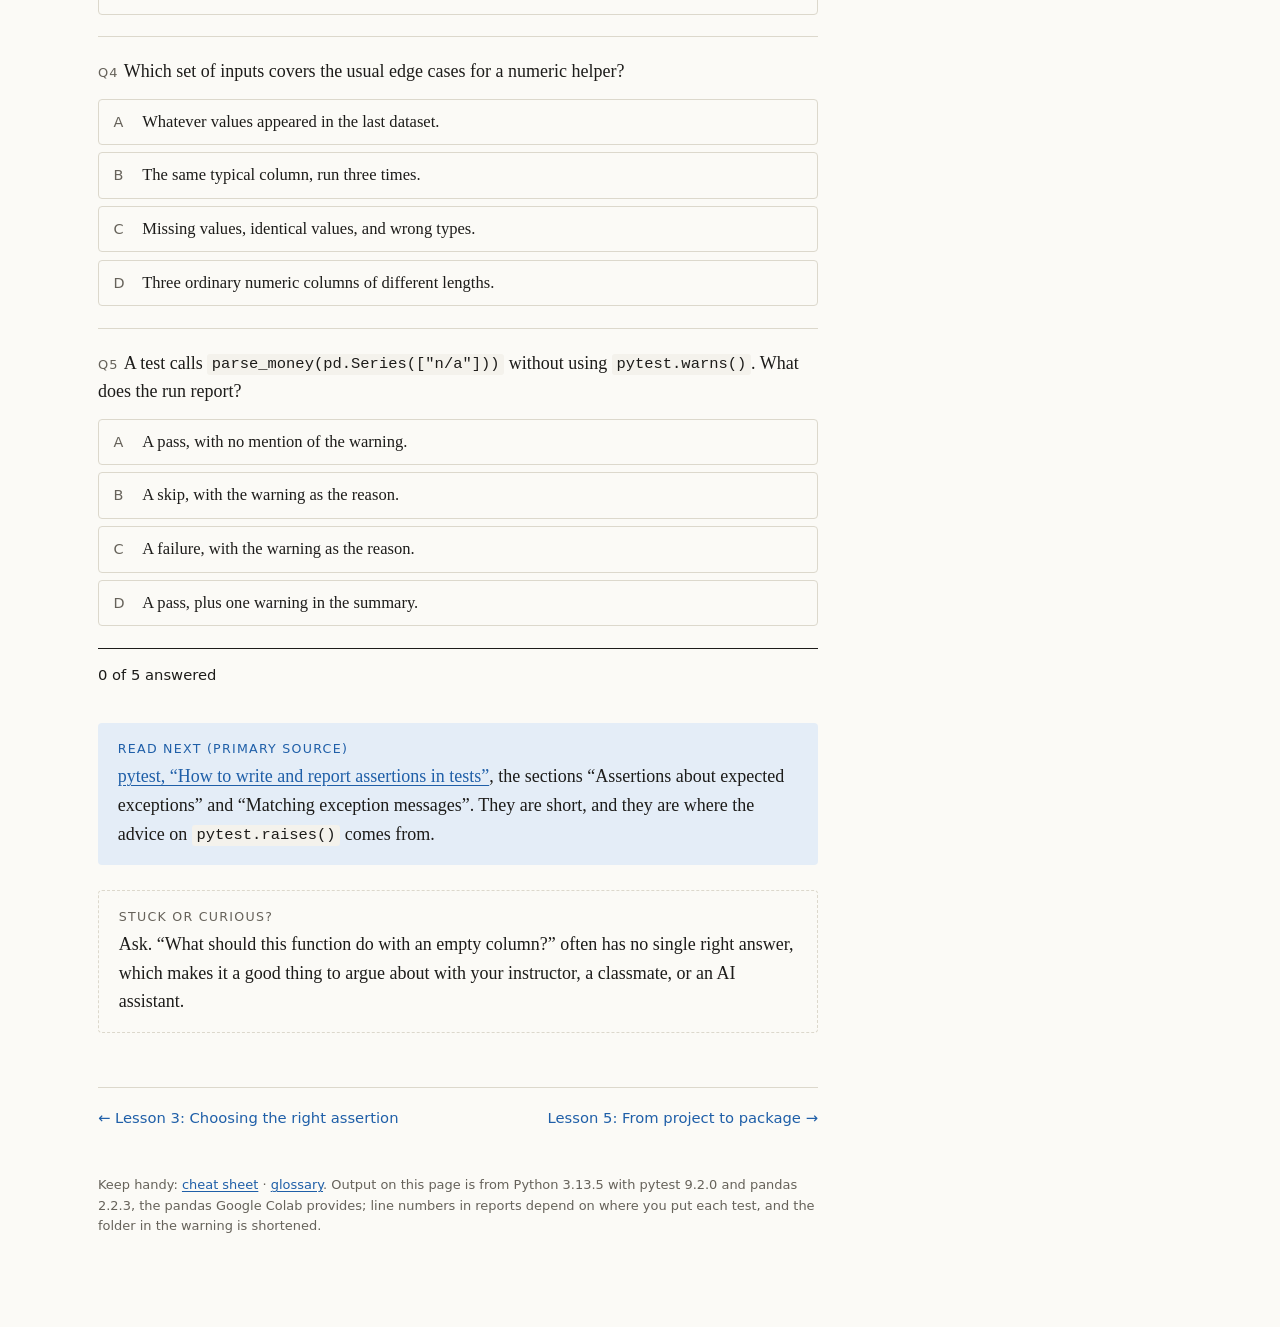
<file: lessons/0004-edge-cases-errors-and-bugs.html>
<!doctype html>
<html lang="en">
<head>
<meta charset="utf-8">
<meta name="viewport" content="width=device-width, initial-scale=1">
<title>Lesson 4: Edge cases, errors and bugs · Unit Testing in Python</title>
<link rel="stylesheet" href="../assets/course.css">
<script src="../assets/course.js" defer></script>
</head>
<body>
<header class="topbar"><div class="topbar-inner">
  <a class="brand" href="../index.html">Unit Testing in Python</a>
  <nav aria-label="Course">
    <a href="0001-first-assertion.html">1 Assertions</a>
    <a href="0002-test-functions-and-test-files.html">2 Test files</a>
    <a href="0003-choosing-assertions.html">3 Toolkit</a>
    <a href="0004-edge-cases-errors-and-bugs.html" aria-current="page">4 Edge cases</a>
    <a href="0005-from-project-to-package.html">5 Packages</a>
    <a href="../reference/cheat-sheet.html">Cheat sheet</a>
    <a href="../reference/glossary.html">Glossary</a>
    <a href="../reference/mastery-objectives.html">Objectives</a>
  </nav>
</div></header>

<main class="page">
  <p class="eyebrow">Lesson 4 of 5 · about 30 minutes</p>
  <h1>Edge cases, errors and bugs</h1>
  <p class="lede">Every test so far fed a function tidy input and checked a tidy answer. Real data is not tidy. This lesson is about the inputs that break things, and a habit that keeps a bug from coming back once you have fixed it.</p>

  <div class="win">
    <span class="label">By the end you can</span>
    <p>Find a real bug in <code>rescale01()</code>, pin it down with a failing test, fix it, and watch the test pass.</p>
  </div>

  <div class="box">
    <span class="label">Run it in your browser</span>
    <p><a href="https://colab.research.google.com/github/acatlin/python-unit-testing/blob/main/notebooks/0004-edge-cases-errors-and-bugs.ipynb">Open this lesson's code in Google Colab</a>. No installing; you need a Google account. Colab has the pandas used on this page, and the notebook installs the pytest. It runs on Linux, so the <code>platform</code> line, the paths and the timings will not match what is shown here.</p>
  </div>

  <h2>From last time</h2>
  <section class="quiz" aria-label="Warm-up">
    <ol class="questions">
      <li class="q">
        <p class="stem">Which call compares two data frames and reports where they differ?</p>
        <ul class="opts">
          <li data-correct><code>pd.testing.assert_frame_equal()</code></li>
          <li><code>pd.testing.assert_index_equal()</code></li>
          <li><code>pd.testing.assert_series_equal()</code></li>
          <li><code>pd.DataFrame.equals()</code></li>
        </ul>
        <p class="why"><code>assert_series_equal()</code> is for a single column and <code>assert_index_equal()</code> for row or column labels. <code>.equals()</code> does compare data frames, but all it reports is <code>False</code>.</p>
      </li>
      <li class="q">
        <p class="stem">In a plain project, which command lets the tests import <code>clean.py</code>?</p>
        <ul class="opts">
          <li data-correct><code>python -m pytest</code></li>
          <li><code>python -m clean</code></li>
          <li><code>python -m tests</code></li>
          <li><code>pytest --import clean</code></li>
        </ul>
        <p class="why">Run from the project folder, <code>python -m pytest</code> puts that folder on Python's search path; plain <code>pytest</code> stops with <code>ModuleNotFoundError</code>.</p>
      </li>
    </ol>
  </section>

  <h2>Ask what could go wrong</h2>
  <p>The tests you have written cover the <a href="../reference/glossary.html#happy-path">happy path</a>: ordinary input, ordinary output. Bugs mostly live elsewhere. For a function that takes a column of data, run through this list and ask of each item, “what <em>should</em> happen?”</p>

  <div class="table-wrap">
  <table>
    <thead><tr><th>Edge case</th><th>Example input</th></tr></thead>
    <tbody>
      <tr><td>Missing values</td><td><code>pd.Series([1, None, 3])</code></td></tr>
      <tr><td>Every value the same</td><td><code>pd.Series([5, 5, 5])</code></td></tr>
      <tr><td>A single value</td><td><code>pd.Series([7])</code></td></tr>
      <tr><td>Nothing at all</td><td><code>pd.Series([], dtype="float64")</code></td></tr>
      <tr><td>The wrong type</td><td><code>pd.Series(["a", "b"])</code></td></tr>
    </tbody>
  </table>
  </div>

  <p>Deciding the answer is design work, and the test is where you record the decision. For missing values in <code>rescale01()</code>, a reasonable decision is “they stay missing, and the rest are rescaled as usual”:</p>

  <figure class="code py">
    <figcaption><span>tests/test_clean.py</span></figcaption>
<pre><code>def test_rescale01_keeps_missing_values_missing():
    result = rescale01(pd.Series([1, None, 3]))
    expected = pd.Series([0, None, 1])
    pd.testing.assert_series_equal(result, expected)</code></pre>
  </figure>

  <p>This is a job for <code>assert_series_equal()</code>, not for <code>.tolist()</code> and <code>==</code>. pandas stores a missing number as <code>NaN</code>, and <code>NaN</code> is not equal to anything, itself included, so a list containing one can never pass an <code>==</code> check. <code>assert_series_equal()</code> counts two missing values in the same position as a match.</p>
  <span class="cite"><code>np.nan == np.nan</code> is <code>False</code>: <a href="https://pandas.pydata.org/docs/user_guide/missing_data.html">pandas user guide, “Working with missing data”</a>. The behaviour of <code>assert_series_equal()</code> with missing values was checked by running it.</span>

  <p>The test passes already. That is a fine outcome: the behaviour is now written down, and a future edit that changes how missing values are handled will be caught.</p>

  <h2>A bug, caught test-first</h2>
  <p>Now the second item on the list. What does <code>rescale01()</code> do with a column where every value is the same?</p>

  <figure class="code py">
    <figcaption><span>Python</span></figcaption>
<pre><code>rescale01(pd.Series([5, 5, 5]))</code></pre>
  </figure>
  <figure class="code out fail">
    <figcaption><span>Console</span></figcaption>
<pre>0   NaN
1   NaN
2   NaN
dtype: float64</pre>
  </figure>

  <p>The smallest and largest values are equal, so the function divides zero by zero. pandas does not raise an error for that; it returns <code>NaN</code>. One constant column would quietly fill a model matrix with missing values. That is a bug. The tempting move is to fix it straight away. Do this instead:</p>

  <blockquote>So, before actually writing any code, you should write your tests.
    <footer>pandas contributing guide, <a href="https://pandas.pydata.org/docs/development/contributing_codebase.html#test-driven-development">“Test-driven development”</a></footer>
  </blockquote>

  <h3>Step 1: write the test and watch it fail</h3>
  <p>Decide what should happen (all zeros is a sensible answer) and say so.</p>

  <figure class="code py">
    <figcaption><span>tests/test_clean.py</span></figcaption>
<pre><code>def test_rescale01_returns_zeros_when_every_value_is_the_same():
    assert rescale01(pd.Series([5, 5, 5])).tolist() == [0, 0, 0]</code></pre>
  </figure>
  <figure class="code out fail">
    <figcaption><span>Terminal</span></figcaption>
<pre>__________ test_rescale01_returns_zeros_when_every_value_is_the_same __________

    def test_rescale01_returns_zeros_when_every_value_is_the_same():
&gt;       assert rescale01(pd.Series([5, 5, 5])).tolist() == [0, 0, 0]
E       assert [nan, nan, nan] == [0, 0, 0]
E
E         At index 0 diff: nan != 0
E         Use -v to get more diff

tests\test_clean.py:59: AssertionError</pre>
  </figure>

  <p>The failure matters. It proves that the test can see this bug. A test written after the fix passes the first time you run it, and you never find out whether it would have caught anything.</p>
  <span class="cite">“Check that your test fails when it should!” <a href="https://learn.scientific-python.org/development/principles/testing/">Scientific Python Development Guide, “Testing recommendations”</a>.</span>

  <h3>Step 2: fix the function</h3>
  <figure class="code py">
    <figcaption><span>clean.py</span></figcaption>
<pre><code>def rescale01(x):
    """Rescale a numeric column so its smallest value is 0 and its largest is 1."""
    lo, hi = x.min(), x.max()
    if lo == hi:
        return x * 0.0  # every value is the same: all zeros, missing kept
    return (x - lo) / (hi - lo)</code></pre>
  </figure>

  <h3>Step 3: run everything again</h3>
  <p>Run all the tests, not just the new one. The new test should pass, and so should every old one. The old ones are how you know the fix did not break something else.</p>
  <span class="cite">This fail-first rhythm is often called “red, green”. The pandas guide describes it as writing “an (initially failing) automated test case” and then “the minimum amount of code to pass that test”.</span>

  <h2>Expecting an error</h2>
  <p>For the wrong type, the right behaviour is to stop with a clear message. <code>pytest.raises()</code> wraps a block of code. The test passes when the block raises the kind of error you named and fails when it does not.</p>

  <figure class="code py">
    <figcaption><span>Python, inside a test</span></figcaption>
<pre><code>with pytest.raises(Exception):
    rescale01(pd.Series(["a", "b"]))</code></pre>
  </figure>

  <p>This passes with the function as it stands, which looks like good news. It is not, quite. Look at what the next version does, with the function name mistyped:</p>

  <figure class="code py">
    <figcaption><span>Python, inside a test</span></figcaption>
<pre><code>with pytest.raises(Exception):
    rescale1(pd.Series(["a", "b"]))   # typo: there is no function rescale1()</code></pre>
  </figure>

  <div class="box trap">
    <span class="label">Common trap</span>
    <p>That also passes. <code>NameError: name 'rescale1' is not defined</code> is an error, and <code>Exception</code> is the family that nearly every Python error belongs to, so <code>pytest.raises(Exception)</code> is satisfied by <em>any</em> error at all. A test like this can stay green for years while testing nothing.</p>
  </div>
  <span class="cite">“Because <code>Exception</code> is the base class of almost all exceptions, it is easy for this to hide real bugs”. <a href="https://docs.pytest.org/en/stable/reference/reference.html#pytest.raises"><code>pytest.raises()</code> reference</a>.</span>

  <p>Say which error you mean, in two ways. Name the specific type of exception, and give <code>match</code> a piece of text (a <a href="../reference/glossary.html#regular-expression">regular expression</a>) that the error message must contain. <code>pytest.raises()</code> belongs to pytest, so add <code>import pytest</code> to the imports at the top of the test file first.</p>

  <figure class="code py">
    <figcaption><span>tests/test_clean.py</span></figcaption>
<pre><code>def test_rescale01_rejects_a_column_that_is_not_numeric():
    with pytest.raises(TypeError, match="must be a numeric column"):
        rescale01(pd.Series(["a", "b"]))</code></pre>
  </figure>
  <figure class="code out fail">
    <figcaption><span>pytest report (the lines marked E)</span></figcaption>
<pre>E       AssertionError: Regex pattern did not match.
E         Expected regex: 'must be a numeric column'
E         Actual message: "unsupported operand type(s) for -: 'str' and 'str'"</pre>
  </figure>
  <span class="cite"><code>match</code>: “a string containing a regular expression… that is tested against the string representation of the exception”. <a href="https://docs.pytest.org/en/stable/how-to/assert.html#matching-exception-messages">pytest, “Matching exception messages”</a>.</span>

  <p>Now the test shows what a user of the function would see: an error of the right type, but a cryptic one from deep inside the arithmetic. The test is red, so improve the function by checking the input at the top:</p>

  <figure class="code py">
    <figcaption><span>clean.py</span></figcaption>
<pre><code>def rescale01(x):
    """Rescale a numeric column so its smallest value is 0 and its largest is 1."""
    if not pd.api.types.is_numeric_dtype(x):
        raise TypeError("x must be a numeric column")
    lo, hi = x.min(), x.max()
    if lo == hi:
        return x * 0.0  # every value is the same: all zeros, missing kept
    return (x - lo) / (hi - lo)</code></pre>
  </figure>

  <p>Run the tests again and everything passes. The same failing-test-first rhythm fixed a bug a moment ago and has now added a feature.</p>

  <h2>Warnings</h2>
  <p><code>parse_money(pd.Series(["n/a"]))</code> returns a missing value and warns <code>1 value(s) could not be parsed as money</code>. If that is the behaviour you want, say so with <code>pytest.warns()</code>, which works like <code>pytest.raises()</code>. To state that well-formed input is quiet, turn warnings into errors for the length of the test, so that any warning fails it. That uses Python's own <code>warnings</code> module, which needs importing too. The top of the test file now reads:</p>

  <figure class="code py">
    <figcaption><span>tests/test_clean.py</span></figcaption>
<pre><code>import warnings

import pandas as pd
import pytest

from clean import clean_names, parse_money, rescale01, summarise_by</code></pre>
  </figure>

  <p>And the two tests:</p>

  <figure class="code py">
    <figcaption><span>tests/test_clean.py</span></figcaption>
<pre><code>def test_parse_money_warns_when_a_value_cannot_be_parsed():
    with pytest.warns(UserWarning, match="could not be parsed"):
        parse_money(pd.Series(["n/a"]))


def test_parse_money_is_quiet_when_every_value_parses():
    with warnings.catch_warnings():
        warnings.simplefilter("error")
        parse_money(pd.Series(["$5"]))</code></pre>
  </figure>
  <span class="cite">“To ensure that no warnings are emitted, use” <code>warnings.catch_warnings()</code> with <code>warnings.simplefilter("error")</code>. <a href="https://docs.pytest.org/en/stable/how-to/capture-warnings.html#additional-use-cases-of-warnings-in-tests">pytest, “How to capture warnings”</a>.</span>

  <p>A warning that no test asked for does not fail the test, but it is not hidden either. pytest lists it under a <code>warnings summary</code> heading and counts it on the last line of the report:</p>

  <figure class="code out">
    <figcaption><span>Terminal (last lines), with one test that calls parse_money(pd.Series(["n/a"])) outside pytest.warns()</span></figcaption>
<pre>============================== warnings summary ===============================
tests/test_demo.py::test_parse_money_turns_junk_into_missing
  C:\Users\you\cleaning-project\tests\test_demo.py:7: UserWarning: 1 value(s) could not be parsed as money
    assert parse_money(pd.Series(["n/a"])).isna().all()

-- Docs: https://docs.pytest.org/en/stable/how-to/capture-warnings.html
======================== 13 passed, 1 warning in 6.31s ========================</pre>
  </figure>

  <p>Treat a warning count on the last line as something to investigate.</p>

  <h2>One behaviour per test</h2>
  <p>Your test file now has several short tests for <code>rescale01()</code> rather than one long one. Keep it that way. When the constant-column test fails, its name tells you what broke before you read a line of code, and because a test stops at its first failing assertion, short tests hide less.</p>
  <span class="cite">“Test one thing at a time: A single test should test a single behavior, and it is better to write many test cases for a single function or class, than one giant case.” <a href="https://learn.scientific-python.org/development/principles/testing/">Scientific Python Development Guide</a>.</span>

  <p>Give every test a name of its own. If two functions in one file share a name, Python keeps only the second, and pytest never sees the first.</p>

  <h2>Try it</h2>
  <ol class="steps">
    <li>Starting from your Lesson 3 project, work through this page in order: add each test, see it fail where the page says it fails, and make the two changes to <code>rescale01()</code>. Finish with every test passing. You can compare with the <a href="https://github.com/acatlin/python-unit-testing/tree/main/examples/cleaning-project">finished project</a> (12 tests).</li>
    <li>What should <code>rescale01(pd.Series([7]))</code>, a single value, return? Decide, write the test, and run it.</li>
    <li>What does <code>clean_names()</code> do with <code>[""]</code>, with <code>["123 Go!"]</code>, or with a bare string such as <code>"First Name"</code> in place of a list? Try them in the console, decide whether you are happy with each result, and write a test that records your decision.</li>
  </ol>

  <h2>Check yourself</h2>
  <section class="quiz" data-quiz="lesson-4" aria-label="Lesson 4 quiz">
    <ol class="questions">
      <li class="q">
        <p class="stem">A test wraps <code>rescale1(pd.Series(["a"]))</code> in <code>with pytest.raises(Exception):</code>, where the function name is a typo. What happens when it runs?</p>
        <ul class="opts">
          <li data-correct>It passes, since any error satisfies it.</li>
          <li>It fails, since the function is missing.</li>
          <li>It is skipped, since nothing was called.</li>
          <li>It warns, since the name looks wrong.</li>
        </ul>
        <p class="why"><code>NameError</code> is itself an exception, and <code>pytest.raises(Exception)</code> accepts any exception.</p>
      </li>
      <li class="q">
        <p class="stem">How do you make sure <code>pytest.raises()</code> saw the error you intended?</p>
        <ul class="opts">
          <li data-correct>Give the exception type and a <code>match</code>.</li>
          <li>Wrap the block inside another test function.</li>
          <li>Call the function twice inside the block.</li>
          <li>Put a plain <code>assert</code> around the call.</li>
        </ul>
        <p class="why">Name the specific type and add a pattern for the message, as in <code>pytest.raises(TypeError, match="must be a numeric column")</code>.</p>
      </li>
      <li class="q">
        <p class="stem">You discover that <code>rescale01(pd.Series([5, 5, 5]))</code> returns <code>NaN</code>. What is the best first move?</p>
        <ul class="opts">
          <li data-correct>Write a new test that reproduces it.</li>
          <li>Fix the function before you forget how.</li>
          <li>Delete the tests that still pass now.</li>
          <li>Note it in a comment for later.</li>
        </ul>
        <p class="why">A test that fails first proves it can detect the bug, and stays behind to stop the bug returning.</p>
      </li>
      <li class="q">
        <p class="stem">Which set of inputs covers the usual edge cases for a numeric helper?</p>
        <ul class="opts">
          <li data-correct>Missing values, identical values, and wrong types.</li>
          <li>Three ordinary numeric columns of different lengths.</li>
          <li>The same typical column, run three times.</li>
          <li>Whatever values appeared in the last dataset.</li>
        </ul>
        <p class="why">Edge cases sit at the boundaries of what the function was written for. More ordinary input mostly re-tests the happy path.</p>
      </li>
      <li class="q">
        <p class="stem">A test calls <code>parse_money(pd.Series(["n/a"]))</code> without using <code>pytest.warns()</code>. What does the run report?</p>
        <ul class="opts">
          <li data-correct>A pass, plus one warning in the summary.</li>
          <li>A failure, with the warning as the reason.</li>
          <li>A skip, with the warning as the reason.</li>
          <li>A pass, with no mention of the warning.</li>
        </ul>
        <p class="why">Unexpected warnings are listed and counted (<code>1 warning</code> on the last line), but they do not make the test fail.</p>
      </li>
    </ol>
  </section>

  <div class="box source">
    <span class="label">Read next (primary source)</span>
    <p><a href="https://docs.pytest.org/en/stable/how-to/assert.html#assertions-about-expected-exceptions">pytest, “How to write and report assertions in tests”</a>, the sections “Assertions about expected exceptions” and “Matching exception messages”. They are short, and they are where the advice on <code>pytest.raises()</code> comes from.</p>
  </div>

  <div class="box ask">
    <span class="label">Stuck or curious?</span>
    <p>Ask. “What should this function do with an empty column?” often has no single right answer, which makes it a good thing to argue about with your instructor, a classmate, or an AI assistant.</p>
  </div>

  <nav class="pager" aria-label="Lesson">
    <a href="0003-choosing-assertions.html">← Lesson 3: Choosing the right assertion</a>
    <a class="next" href="0005-from-project-to-package.html">Lesson 5: From project to package →</a>
  </nav>
  <p class="colophon">Keep handy: <a href="../reference/cheat-sheet.html">cheat sheet</a> · <a href="../reference/glossary.html">glossary</a>. Output on this page is from Python 3.13.5 with pytest 9.2.0 and pandas 2.2.3, the pandas Google Colab provides; line numbers in reports depend on where you put each test, and the folder in the warning is shortened.</p>
</main>
</body>
</html>
</file>
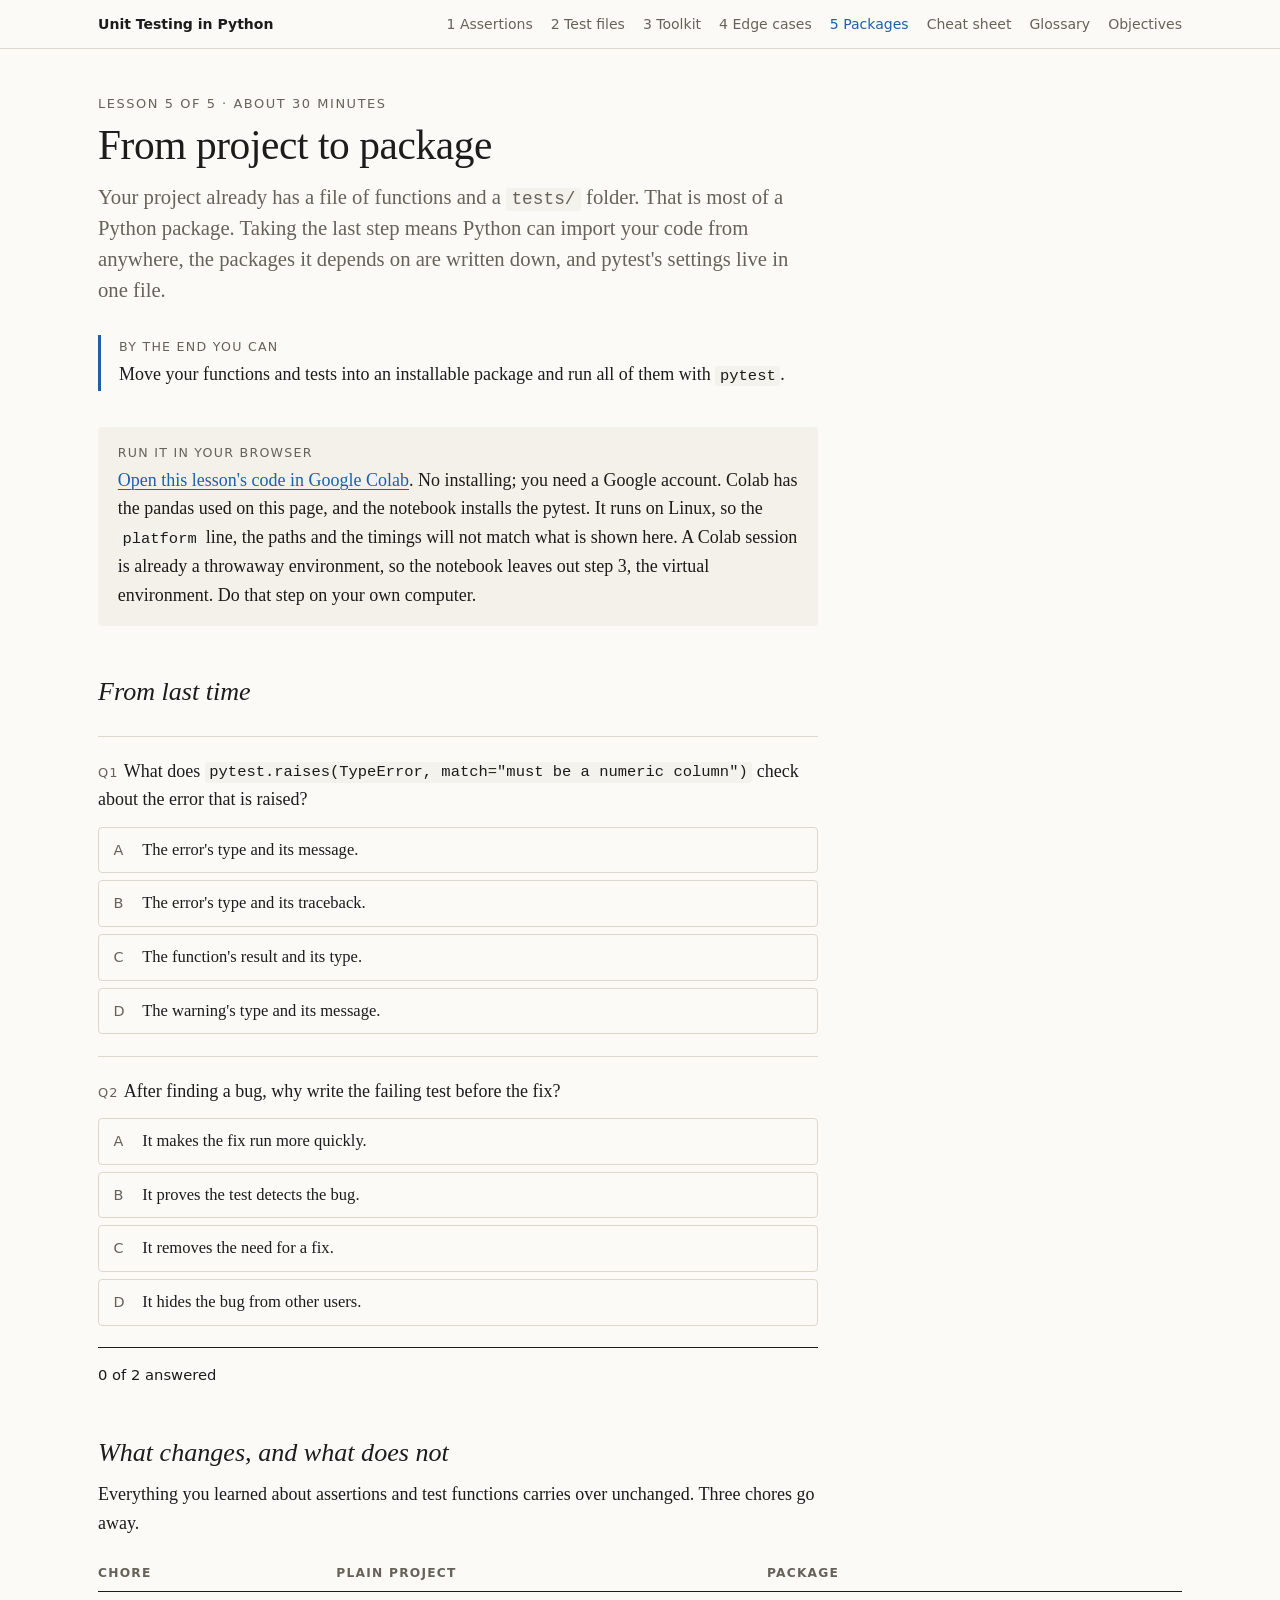
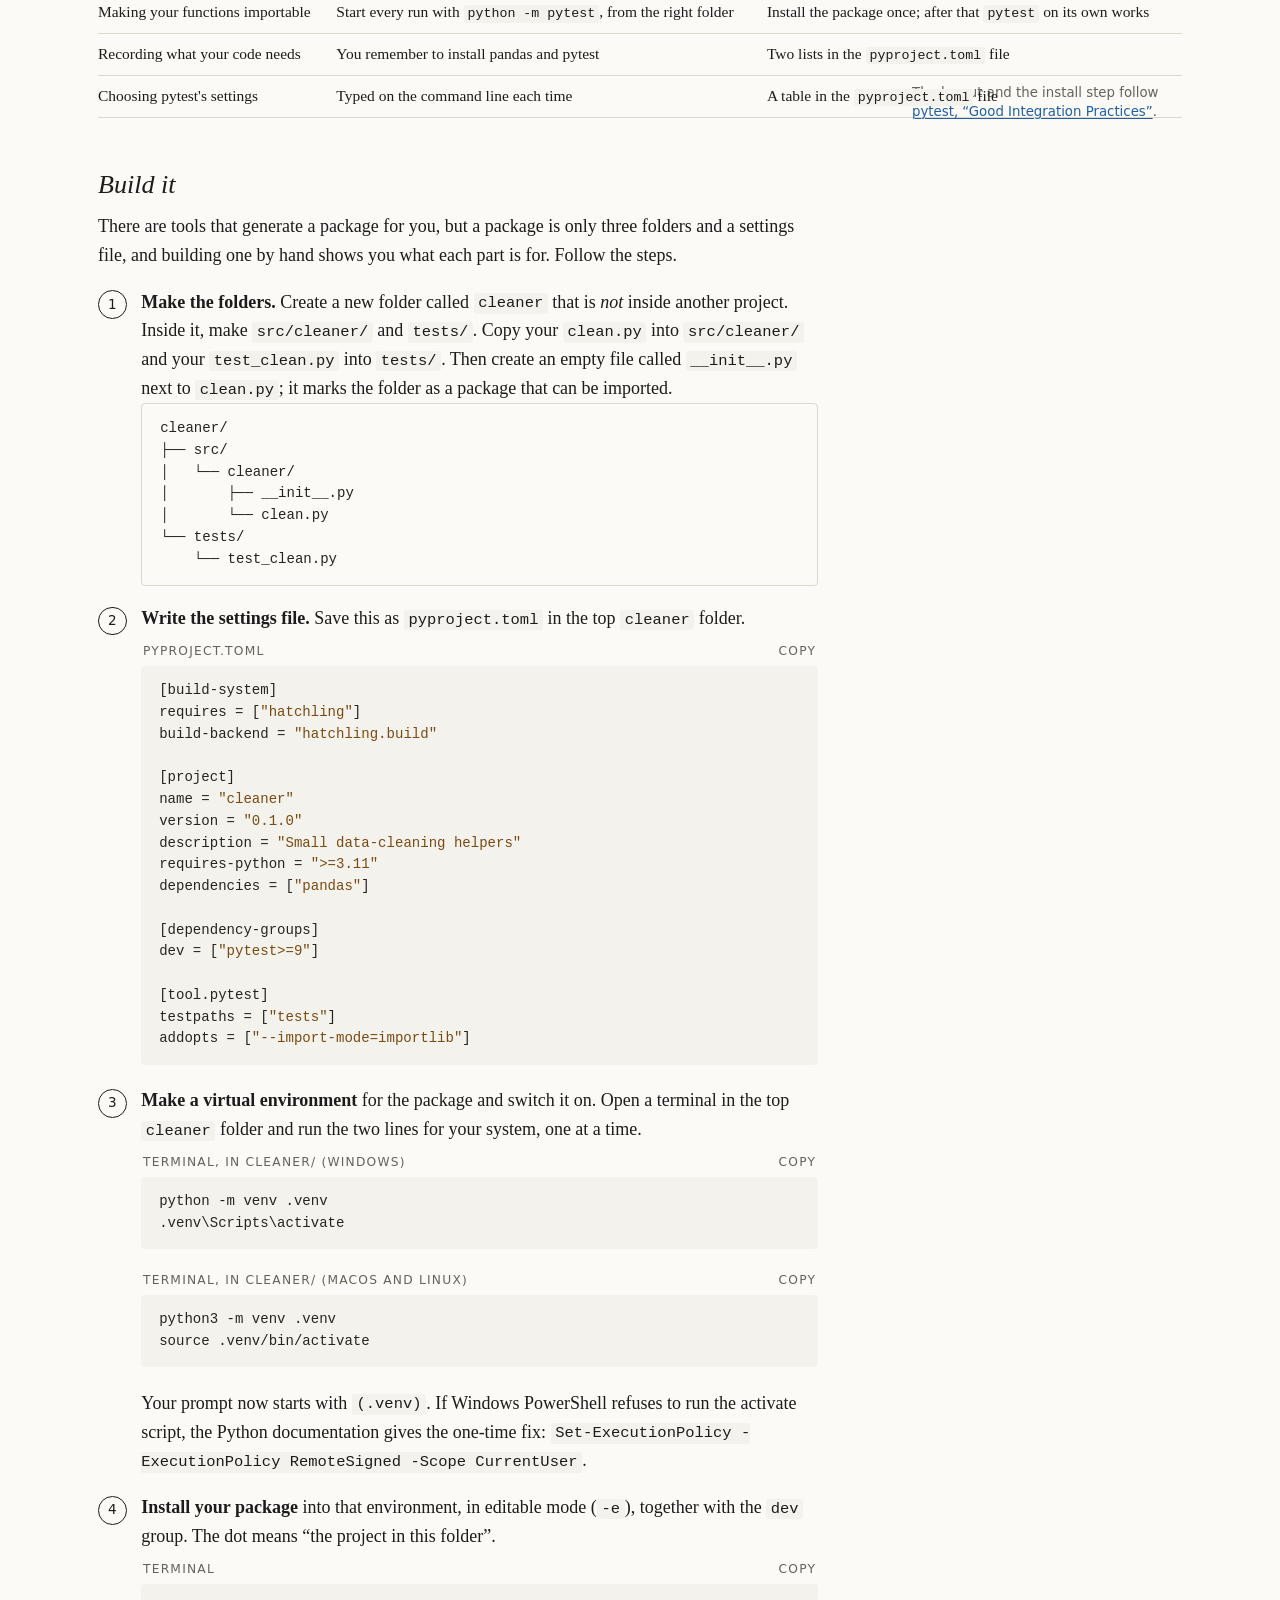
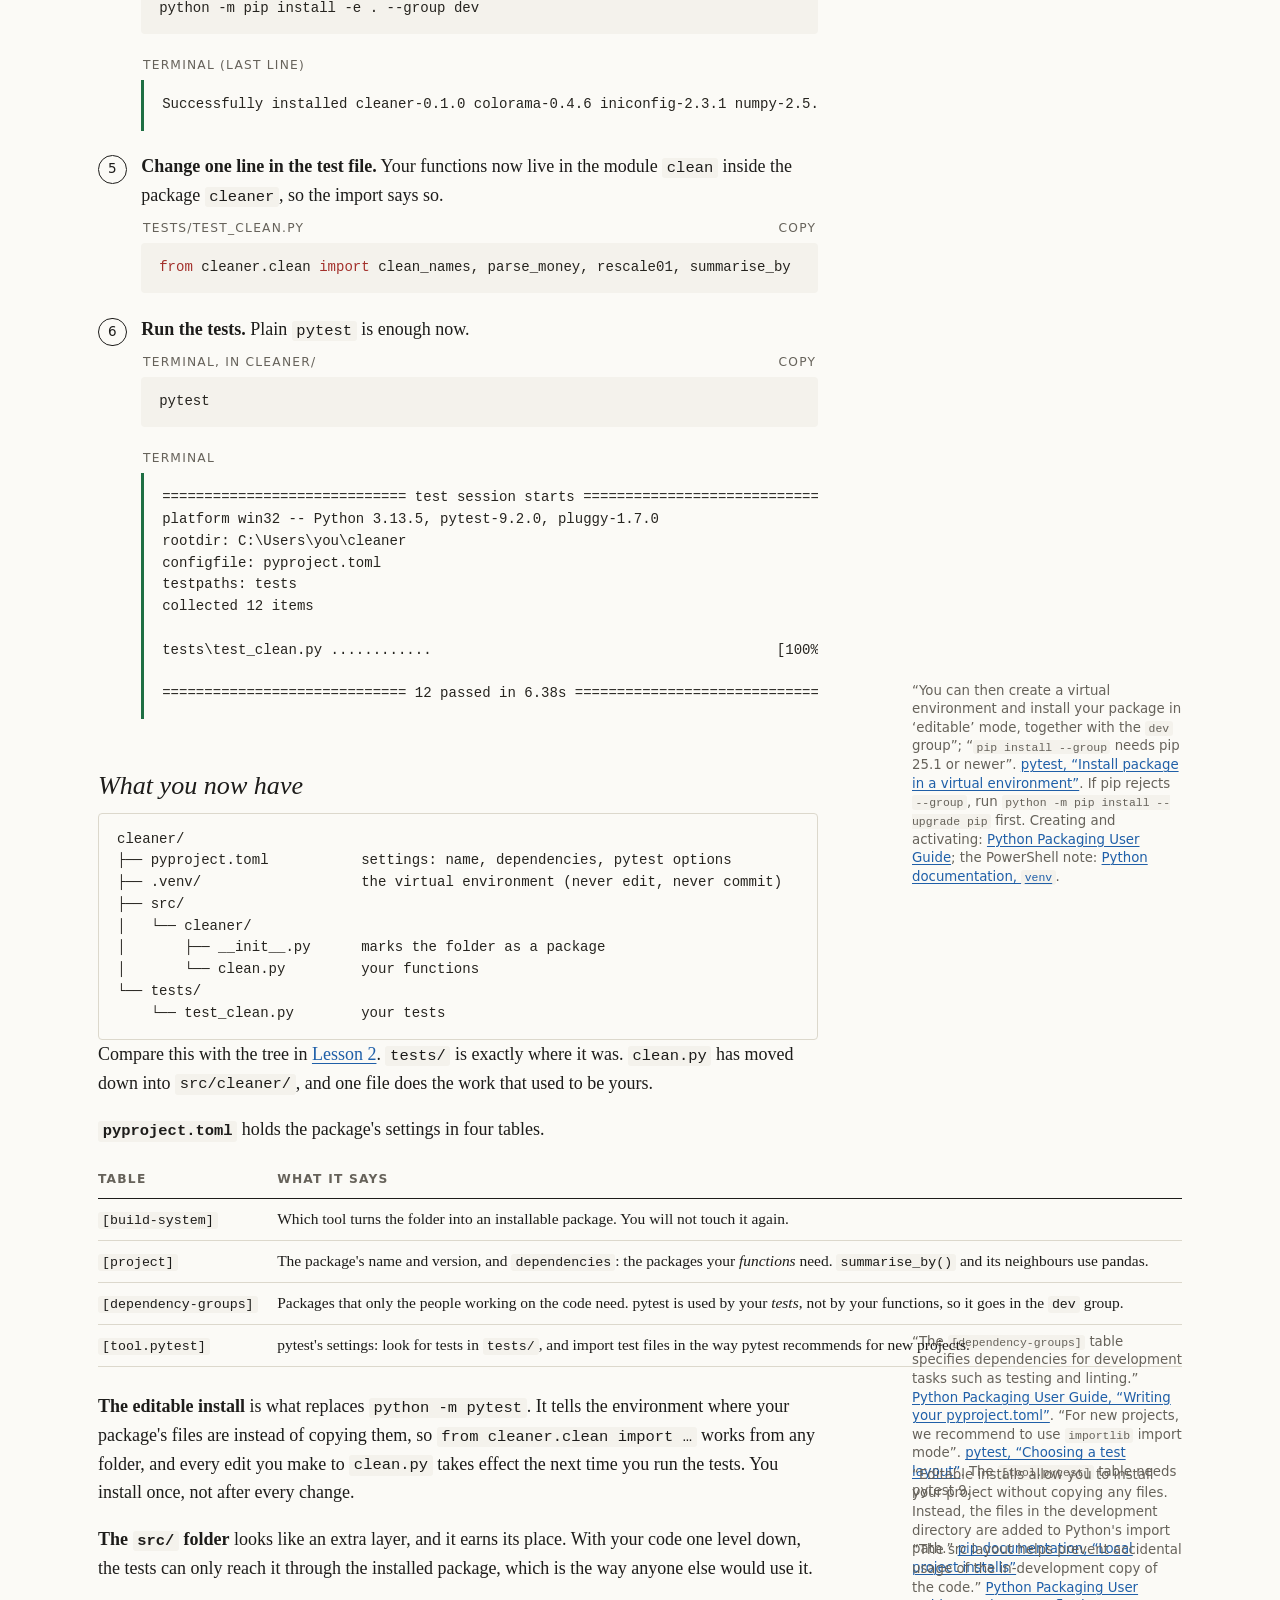
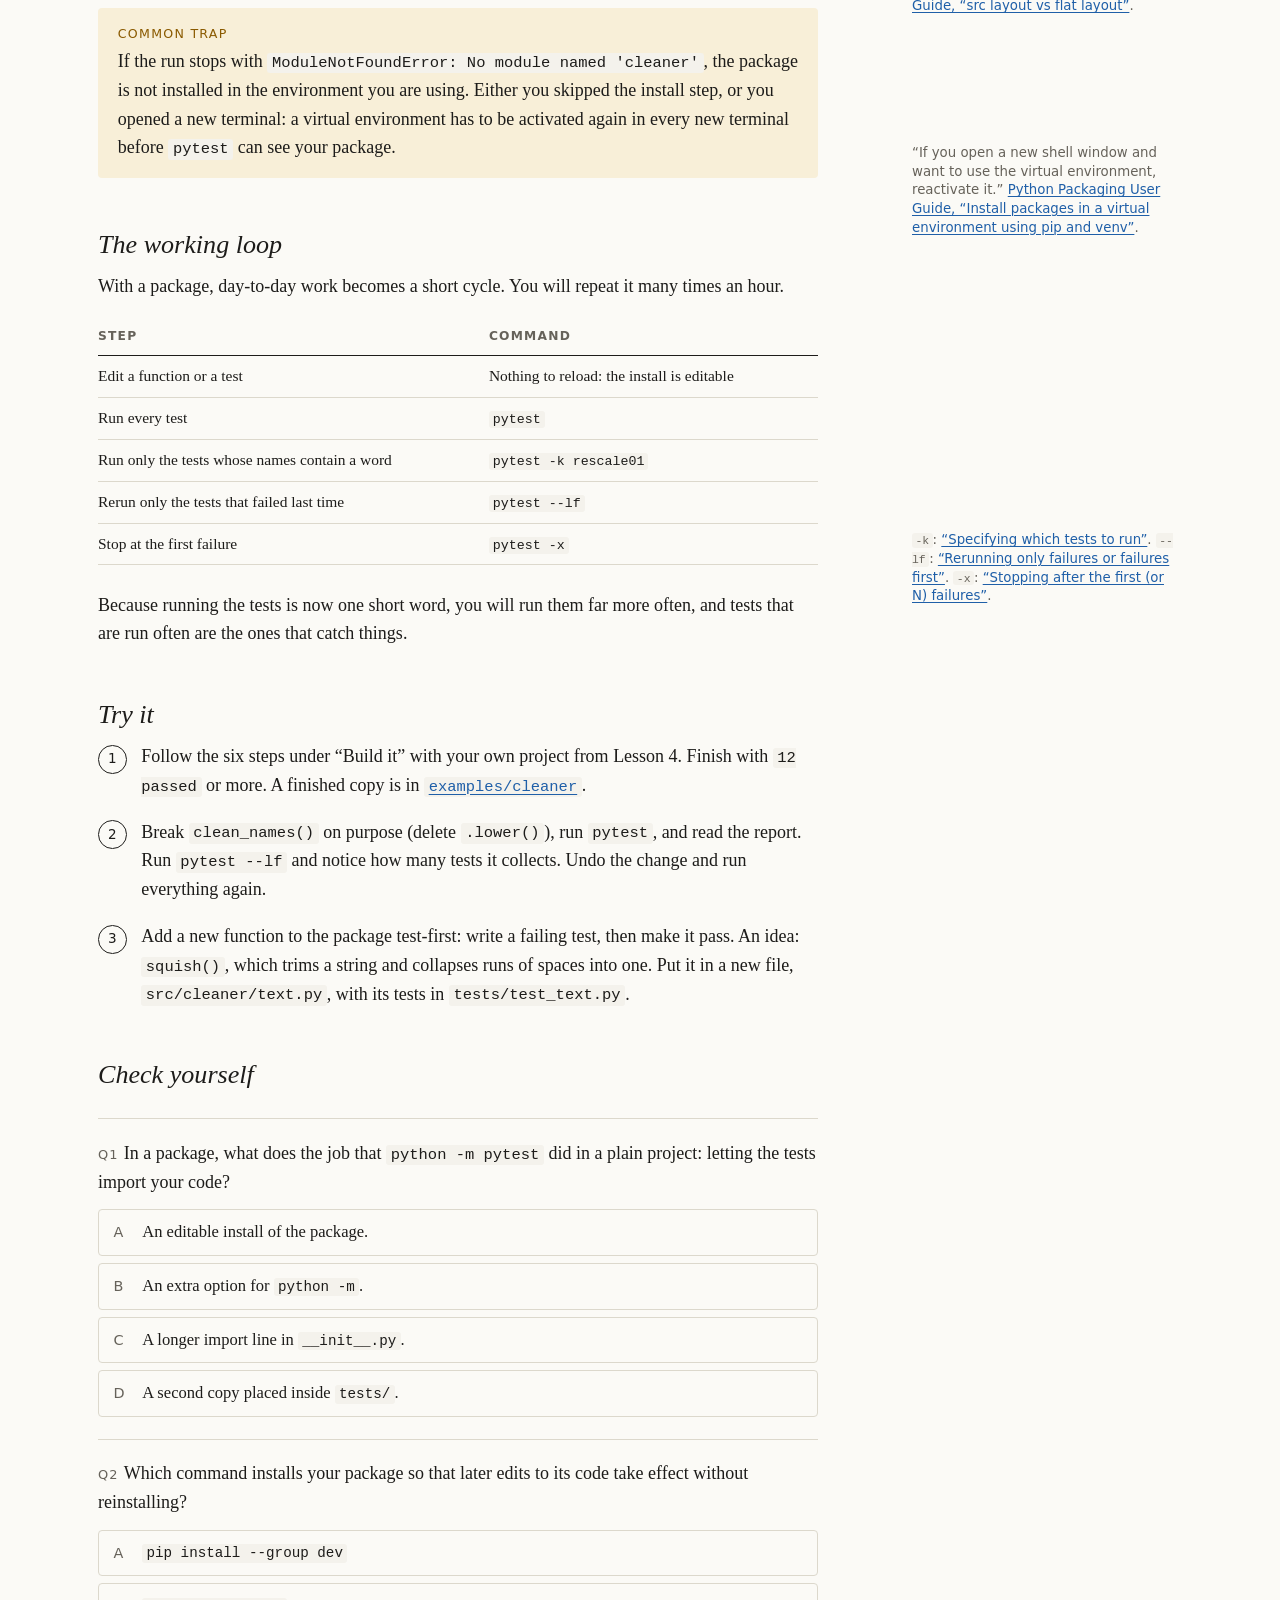
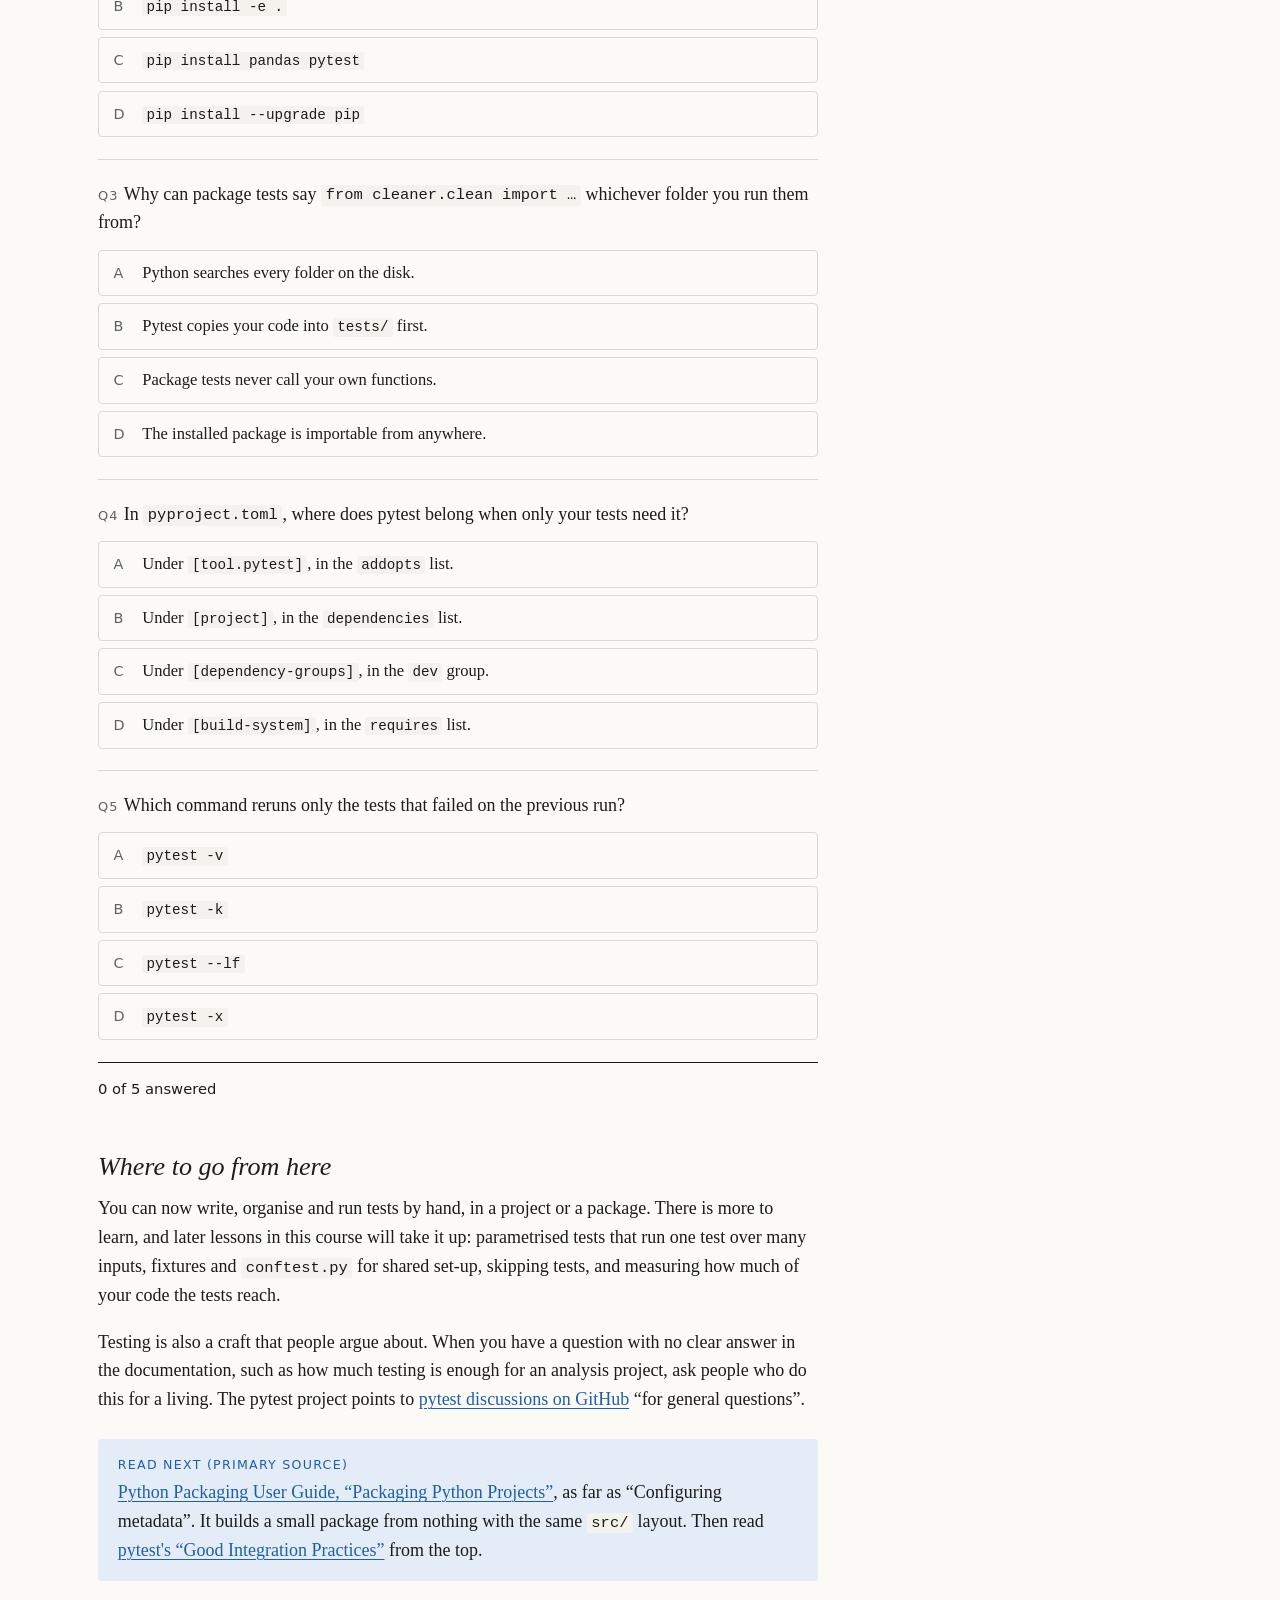
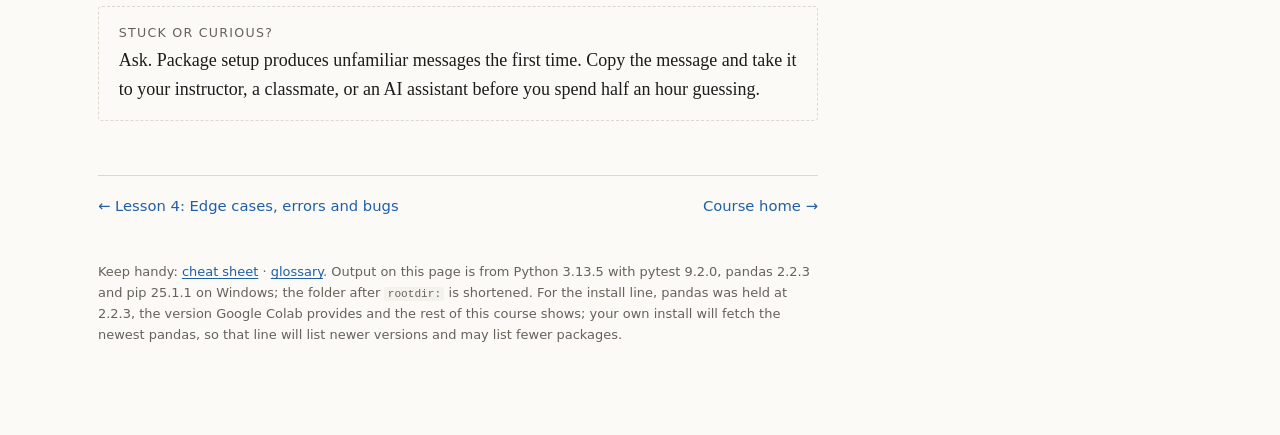
<file: lessons/0005-from-project-to-package.html>
<!doctype html>
<html lang="en">
<head>
<meta charset="utf-8">
<meta name="viewport" content="width=device-width, initial-scale=1">
<title>Lesson 5: From project to package · Unit Testing in Python</title>
<link rel="stylesheet" href="../assets/course.css">
<script src="../assets/course.js" defer></script>
</head>
<body>
<header class="topbar"><div class="topbar-inner">
  <a class="brand" href="../index.html">Unit Testing in Python</a>
  <nav aria-label="Course">
    <a href="0001-first-assertion.html">1 Assertions</a>
    <a href="0002-test-functions-and-test-files.html">2 Test files</a>
    <a href="0003-choosing-assertions.html">3 Toolkit</a>
    <a href="0004-edge-cases-errors-and-bugs.html">4 Edge cases</a>
    <a href="0005-from-project-to-package.html" aria-current="page">5 Packages</a>
    <a href="../reference/cheat-sheet.html">Cheat sheet</a>
    <a href="../reference/glossary.html">Glossary</a>
    <a href="../reference/mastery-objectives.html">Objectives</a>
  </nav>
</div></header>

<main class="page">
  <p class="eyebrow">Lesson 5 of 5 · about 30 minutes</p>
  <h1>From project to package</h1>
  <p class="lede">Your project already has a file of functions and a <code>tests/</code> folder. That is most of a Python package. Taking the last step means Python can import your code from anywhere, the packages it depends on are written down, and pytest's settings live in one file.</p>

  <div class="win">
    <span class="label">By the end you can</span>
    <p>Move your functions and tests into an installable package and run all of them with <code>pytest</code>.</p>
  </div>

  <div class="box">
    <span class="label">Run it in your browser</span>
    <p><a href="https://colab.research.google.com/github/acatlin/python-unit-testing/blob/main/notebooks/0005-from-project-to-package.ipynb">Open this lesson's code in Google Colab</a>. No installing; you need a Google account. Colab has the pandas used on this page, and the notebook installs the pytest. It runs on Linux, so the <code>platform</code> line, the paths and the timings will not match what is shown here. A Colab session is already a throwaway environment, so the notebook leaves out step 3, the virtual environment. Do that step on your own computer.</p>
  </div>

  <h2>From last time</h2>
  <section class="quiz" aria-label="Warm-up">
    <ol class="questions">
      <li class="q">
        <p class="stem">What does <code>pytest.raises(TypeError, match="must be a numeric column")</code> check about the error that is raised?</p>
        <ul class="opts">
          <li data-correct>The error's type and its message.</li>
          <li>The error's type and its traceback.</li>
          <li>The function's result and its type.</li>
          <li>The warning's type and its message.</li>
        </ul>
        <p class="why">The first argument names the type of exception; <code>match</code> is a regular expression searched for in the error message.</p>
      </li>
      <li class="q">
        <p class="stem">After finding a bug, why write the failing test before the fix?</p>
        <ul class="opts">
          <li data-correct>It proves the test detects the bug.</li>
          <li>It makes the fix run more quickly.</li>
          <li>It hides the bug from other users.</li>
          <li>It removes the need for a fix.</li>
        </ul>
        <p class="why">A test you have seen fail is one you know is able to fail.</p>
      </li>
    </ol>
  </section>

  <h2>What changes, and what does not</h2>
  <p>Everything you learned about assertions and test functions carries over unchanged. Three chores go away.</p>

  <div class="table-wrap wide">
  <table>
    <thead><tr><th>Chore</th><th>Plain project</th><th>Package</th></tr></thead>
    <tbody>
      <tr><td>Making your functions importable</td><td>Start every run with <code>python -m pytest</code>, from the right folder</td><td>Install the package once; after that <code>pytest</code> on its own works</td></tr>
      <tr><td>Recording what your code needs</td><td>You remember to install pandas and pytest</td><td>Two lists in the <code>pyproject.toml</code> file</td></tr>
      <tr><td>Choosing pytest's settings</td><td>Typed on the command line each time</td><td>A table in the <code>pyproject.toml</code> file</td></tr>
    </tbody>
  </table>
  </div>
  <span class="cite">The layout and the install step follow <a href="https://docs.pytest.org/en/stable/explanation/goodpractices.html">pytest, “Good Integration Practices”</a>.</span>

  <h2>Build it</h2>
  <p>There are tools that generate a package for you, but a package is only three folders and a settings file, and building one by hand shows you what each part is for. Follow the steps.</p>

  <ol class="steps">
    <li>
      <strong>Make the folders.</strong> Create a new folder called <code>cleaner</code> that is <em>not</em> inside another project. Inside it, make <code>src/cleaner/</code> and <code>tests/</code>. Copy your <code>clean.py</code> into <code>src/cleaner/</code> and your <code>test_clean.py</code> into <code>tests/</code>. Then create an empty file called <code>__init__.py</code> next to <code>clean.py</code>; it marks the folder as a package that can be imported.
<pre class="tree">cleaner/
├── src/
│   └── cleaner/
│       ├── __init__.py
│       └── clean.py
└── tests/
    └── test_clean.py</pre>
    </li>
    <li>
      <strong>Write the settings file.</strong> Save this as <code>pyproject.toml</code> in the top <code>cleaner</code> folder.
      <figure class="code toml">
        <figcaption><span>pyproject.toml</span></figcaption>
<pre><code>[build-system]
requires = ["hatchling"]
build-backend = "hatchling.build"

[project]
name = "cleaner"
version = "0.1.0"
description = "Small data-cleaning helpers"
requires-python = "&gt;=3.11"
dependencies = ["pandas"]

[dependency-groups]
dev = ["pytest&gt;=9"]

[tool.pytest]
testpaths = ["tests"]
addopts = ["--import-mode=importlib"]</code></pre>
      </figure>
    </li>
    <li>
      <strong>Make a virtual environment</strong> for the package and switch it on. Open a terminal in the top <code>cleaner</code> folder and run the two lines for your system, one at a time.
      <figure class="code sh">
        <figcaption><span>Terminal, in cleaner/ (Windows)</span></figcaption>
<pre><code>python -m venv .venv
.venv\Scripts\activate</code></pre>
      </figure>
      <figure class="code sh">
        <figcaption><span>Terminal, in cleaner/ (macOS and Linux)</span></figcaption>
<pre><code>python3 -m venv .venv
source .venv/bin/activate</code></pre>
      </figure>
      Your prompt now starts with <code>(.venv)</code>. If Windows PowerShell refuses to run the activate script, the Python documentation gives the one-time fix: <code>Set-ExecutionPolicy -ExecutionPolicy RemoteSigned -Scope CurrentUser</code>.
    </li>
    <li>
      <strong>Install your package</strong> into that environment, in editable mode (<code>-e</code>), together with the <code>dev</code> group. The dot means “the project in this folder”.
      <figure class="code sh">
        <figcaption><span>Terminal</span></figcaption>
<pre><code>python -m pip install -e . --group dev</code></pre>
      </figure>
      <figure class="code out pass">
        <figcaption><span>Terminal (last line)</span></figcaption>
<pre>Successfully installed cleaner-0.1.0 colorama-0.4.6 iniconfig-2.3.1 numpy-2.5.5 packaging-26.3 pandas-2.2.3 pluggy-1.7.0 pygments-2.21.0 pytest-9.2.0 python-dateutil-4.0.0 pytz-2026.6 tzdata-2026.6</pre>
      </figure>
    </li>
    <li>
      <strong>Change one line in the test file.</strong> Your functions now live in the module <code>clean</code> inside the package <code>cleaner</code>, so the import says so.
      <figure class="code py">
        <figcaption><span>tests/test_clean.py</span></figcaption>
<pre><code>from cleaner.clean import clean_names, parse_money, rescale01, summarise_by</code></pre>
      </figure>
    </li>
    <li>
      <strong>Run the tests.</strong> Plain <code>pytest</code> is enough now.
      <figure class="code sh">
        <figcaption><span>Terminal, in cleaner/</span></figcaption>
<pre><code>pytest</code></pre>
      </figure>
      <figure class="code out pass">
        <figcaption><span>Terminal</span></figcaption>
<pre>============================= test session starts =============================
platform win32 -- Python 3.13.5, pytest-9.2.0, pluggy-1.7.0
rootdir: C:\Users\you\cleaner
configfile: pyproject.toml
testpaths: tests
collected 12 items

tests\test_clean.py ............                                         [100%]

============================= 12 passed in 6.38s ==============================</pre>
      </figure>
    </li>
  </ol>
  <span class="cite">“You can then create a virtual environment and install your package in ‘editable’ mode, together with the <code>dev</code> group”; “<code>pip install --group</code> needs pip 25.1 or newer”. <a href="https://docs.pytest.org/en/stable/explanation/goodpractices.html#install-package-in-a-virtual-environment">pytest, “Install package in a virtual environment”</a>. If pip rejects <code>--group</code>, run <code>python -m pip install --upgrade pip</code> first. Creating and activating: <a href="https://packaging.python.org/en/latest/guides/installing-using-pip-and-virtual-environments/">Python Packaging User Guide</a>; the PowerShell note: <a href="https://docs.python.org/3/library/venv.html">Python documentation, <code>venv</code></a>.</span>

  <h2>What you now have</h2>

<pre class="tree">cleaner/
├── pyproject.toml           settings: name, dependencies, pytest options
├── .venv/                   the virtual environment (never edit, never commit)
├── src/
│   └── cleaner/
│       ├── __init__.py      marks the folder as a package
│       └── clean.py         your functions
└── tests/
    └── test_clean.py        your tests</pre>

  <p>Compare this with the tree in <a href="0002-test-functions-and-test-files.html">Lesson 2</a>. <code>tests/</code> is exactly where it was. <code>clean.py</code> has moved down into <code>src/cleaner/</code>, and one file does the work that used to be yours.</p>

  <p><strong><code>pyproject.toml</code></strong> holds the package's settings in four tables.</p>

  <div class="table-wrap wide">
  <table>
    <thead><tr><th>Table</th><th>What it says</th></tr></thead>
    <tbody>
      <tr><td><code>[build-system]</code></td><td>Which tool turns the folder into an installable package. You will not touch it again.</td></tr>
      <tr><td><code>[project]</code></td><td>The package's name and version, and <code>dependencies</code>: the packages your <em>functions</em> need. <code>summarise_by()</code> and its neighbours use pandas.</td></tr>
      <tr><td><code>[dependency-groups]</code></td><td>Packages that only the people working on the code need. pytest is used by your <em>tests</em>, not by your functions, so it goes in the <code>dev</code> group.</td></tr>
      <tr><td><code>[tool.pytest]</code></td><td>pytest's settings: look for tests in <code>tests/</code>, and import test files in the way pytest recommends for new projects.</td></tr>
    </tbody>
  </table>
  </div>
  <span class="cite">“The <code>[dependency-groups]</code> table specifies dependencies for development tasks such as testing and linting.” <a href="https://packaging.python.org/en/latest/guides/writing-pyproject-toml/">Python Packaging User Guide, “Writing your pyproject.toml”</a>. “For new projects, we recommend to use <code>importlib</code> import mode”. <a href="https://docs.pytest.org/en/stable/explanation/goodpractices.html#choosing-a-test-layout">pytest, “Choosing a test layout”</a>. The <code>[tool.pytest]</code> table needs pytest 9.</span>

  <p><strong>The editable install</strong> is what replaces <code>python -m pytest</code>. It tells the environment where your package's files are instead of copying them, so <code>from cleaner.clean import …</code> works from any folder, and every edit you make to <code>clean.py</code> takes effect the next time you run the tests. You install once, not after every change.</p>
  <span class="cite">“Editable installs allow you to install your project without copying any files. Instead, the files in the development directory are added to Python's import path.” <a href="https://pip.pypa.io/en/stable/topics/local-project-installs/#editable-installs">pip documentation, “Local project installs”</a>.</span>

  <p><strong>The <code>src/</code> folder</strong> looks like an extra layer, and it earns its place. With your code one level down, the tests can only reach it through the installed package, which is the way anyone else would use it.</p>
  <span class="cite">“The src layout helps prevent accidental usage of the in-development copy of the code.” <a href="https://packaging.python.org/en/latest/discussions/src-layout-vs-flat-layout/">Python Packaging User Guide, “src layout vs flat layout”</a>.</span>

  <div class="box trap">
    <span class="label">Common trap</span>
    <p>If the run stops with <code>ModuleNotFoundError: No module named 'cleaner'</code>, the package is not installed in the environment you are using. Either you skipped the install step, or you opened a new terminal: a virtual environment has to be activated again in every new terminal before <code>pytest</code> can see your package.</p>
  </div>
  <span class="cite">“If you open a new shell window and want to use the virtual environment, reactivate it.” <a href="https://packaging.python.org/en/latest/guides/installing-using-pip-and-virtual-environments/">Python Packaging User Guide, “Install packages in a virtual environment using pip and venv”</a>.</span>

  <h2>The working loop</h2>
  <p>With a package, day-to-day work becomes a short cycle. You will repeat it many times an hour.</p>

  <div class="table-wrap">
  <table>
    <thead><tr><th>Step</th><th>Command</th></tr></thead>
    <tbody>
      <tr><td>Edit a function or a test</td><td>Nothing to reload: the install is editable</td></tr>
      <tr><td>Run every test</td><td><code>pytest</code></td></tr>
      <tr><td>Run only the tests whose names contain a word</td><td><code>pytest -k rescale01</code></td></tr>
      <tr><td>Rerun only the tests that failed last time</td><td><code>pytest --lf</code></td></tr>
      <tr><td>Stop at the first failure</td><td><code>pytest -x</code></td></tr>
    </tbody>
  </table>
  </div>
  <span class="cite"><code>-k</code>: <a href="https://docs.pytest.org/en/stable/how-to/usage.html#specifying-which-tests-to-run">“Specifying which tests to run”</a>. <code>--lf</code>: <a href="https://docs.pytest.org/en/stable/how-to/cache.html#rerunning-only-failures-or-failures-first">“Rerunning only failures or failures first”</a>. <code>-x</code>: <a href="https://docs.pytest.org/en/stable/how-to/failures.html#stopping-after-the-first-or-n-failures">“Stopping after the first (or N) failures”</a>.</span>

  <p>Because running the tests is now one short word, you will run them far more often, and tests that are run often are the ones that catch things.</p>

  <h2>Try it</h2>
  <ol class="steps">
    <li>Follow the six steps under “Build it” with your own project from Lesson 4. Finish with <code>12 passed</code> or more. A finished copy is in <a href="https://github.com/acatlin/python-unit-testing/tree/main/examples/cleaner"><code>examples/cleaner</code></a>.</li>
    <li>Break <code>clean_names()</code> on purpose (delete <code>.lower()</code>), run <code>pytest</code>, and read the report. Run <code>pytest --lf</code> and notice how many tests it collects. Undo the change and run everything again.</li>
    <li>Add a new function to the package test-first: write a failing test, then make it pass. An idea: <code>squish()</code>, which trims a string and collapses runs of spaces into one. Put it in a new file, <code>src/cleaner/text.py</code>, with its tests in <code>tests/test_text.py</code>.</li>
  </ol>

  <h2>Check yourself</h2>
  <section class="quiz" data-quiz="lesson-5" aria-label="Lesson 5 quiz">
    <ol class="questions">
      <li class="q">
        <p class="stem">In a package, what does the job that <code>python -m pytest</code> did in a plain project: letting the tests import your code?</p>
        <ul class="opts">
          <li data-correct>An editable install of the package.</li>
          <li>A second copy placed inside <code>tests/</code>.</li>
          <li>A longer import line in <code>__init__.py</code>.</li>
          <li>An extra option for <code>python -m</code>.</li>
        </ul>
        <p class="why"><code>python -m pip install -e .</code> makes the package importable from any folder, so plain <code>pytest</code> can find it.</p>
      </li>
      <li class="q">
        <p class="stem">Which command installs your package so that later edits to its code take effect without reinstalling?</p>
        <ul class="opts">
          <li data-correct><code>pip install -e .</code></li>
          <li><code>pip install --upgrade pip</code></li>
          <li><code>pip install pandas pytest</code></li>
          <li><code>pip install --group dev</code></li>
        </ul>
        <p class="why"><code>-e</code> is short for editable, and the dot is the project in the current folder. Run it once per environment. Adding <code>--group dev</code> to that command installs pytest as well; on its own, <code>--group dev</code> installs pytest and not your package.</p>
      </li>
      <li class="q">
        <p class="stem">Why can package tests say <code>from cleaner.clean import …</code> whichever folder you run them from?</p>
        <ul class="opts">
          <li data-correct>The installed package is importable from anywhere.</li>
          <li>Package tests never call your own functions.</li>
          <li>Pytest copies your code into <code>tests/</code> first.</li>
          <li>Python searches every folder on the disk.</li>
        </ul>
        <p class="why">Installing the package puts it on the import path of that environment, so the folder you happen to be in no longer matters.</p>
      </li>
      <li class="q">
        <p class="stem">In <code>pyproject.toml</code>, where does pytest belong when only your tests need it?</p>
        <ul class="opts">
          <li data-correct>Under <code>[dependency-groups]</code>, in the <code>dev</code> group.</li>
          <li>Under <code>[project]</code>, in the <code>dependencies</code> list.</li>
          <li>Under <code>[build-system]</code>, in the <code>requires</code> list.</li>
          <li>Under <code>[tool.pytest]</code>, in the <code>addopts</code> list.</li>
        </ul>
        <p class="why"><code>dependencies</code> is for what your functions need (pandas). Tools that only developers need, such as pytest, go in a dependency group.</p>
      </li>
      <li class="q">
        <p class="stem">Which command reruns only the tests that failed on the previous run?</p>
        <ul class="opts">
          <li data-correct><code>pytest --lf</code></li>
          <li><code>pytest -x</code></li>
          <li><code>pytest -k</code></li>
          <li><code>pytest -v</code></li>
        </ul>
        <p class="why"><code>--lf</code> stands for last failed. <code>-x</code> stops at the first failure, <code>-k</code> selects tests by name, and <code>-v</code> lists every test.</p>
      </li>
    </ol>
  </section>

  <h2>Where to go from here</h2>
  <p>You can now write, organise and run tests by hand, in a project or a package. There is more to learn, and later lessons in this course will take it up: parametrised tests that run one test over many inputs, fixtures and <code>conftest.py</code> for shared set-up, skipping tests, and measuring how much of your code the tests reach.</p>
  <p>Testing is also a craft that people argue about. When you have a question with no clear answer in the documentation, such as how much testing is enough for an analysis project, ask people who do this for a living. The pytest project points to <a href="https://github.com/pytest-dev/pytest/discussions">pytest discussions on GitHub</a> “for general questions”.</p>

  <div class="box source">
    <span class="label">Read next (primary source)</span>
    <p><a href="https://packaging.python.org/en/latest/tutorials/packaging-projects/">Python Packaging User Guide, “Packaging Python Projects”</a>, as far as “Configuring metadata”. It builds a small package from nothing with the same <code>src/</code> layout. Then read <a href="https://docs.pytest.org/en/stable/explanation/goodpractices.html">pytest's “Good Integration Practices”</a> from the top.</p>
  </div>

  <div class="box ask">
    <span class="label">Stuck or curious?</span>
    <p>Ask. Package setup produces unfamiliar messages the first time. Copy the message and take it to your instructor, a classmate, or an AI assistant before you spend half an hour guessing.</p>
  </div>

  <nav class="pager" aria-label="Lesson">
    <a href="0004-edge-cases-errors-and-bugs.html">← Lesson 4: Edge cases, errors and bugs</a>
    <a class="next" href="../index.html">Course home →</a>
  </nav>
  <p class="colophon">Keep handy: <a href="../reference/cheat-sheet.html">cheat sheet</a> · <a href="../reference/glossary.html">glossary</a>. Output on this page is from Python 3.13.5 with pytest 9.2.0, pandas 2.2.3 and pip 25.1.1 on Windows; the folder after <code>rootdir:</code> is shortened. For the install line, pandas was held at 2.2.3, the version Google Colab provides and the rest of this course shows; your own install will fetch the newest pandas, so that line will list newer versions and may list fewer packages.</p>
</main>
</body>
</html>
</file>
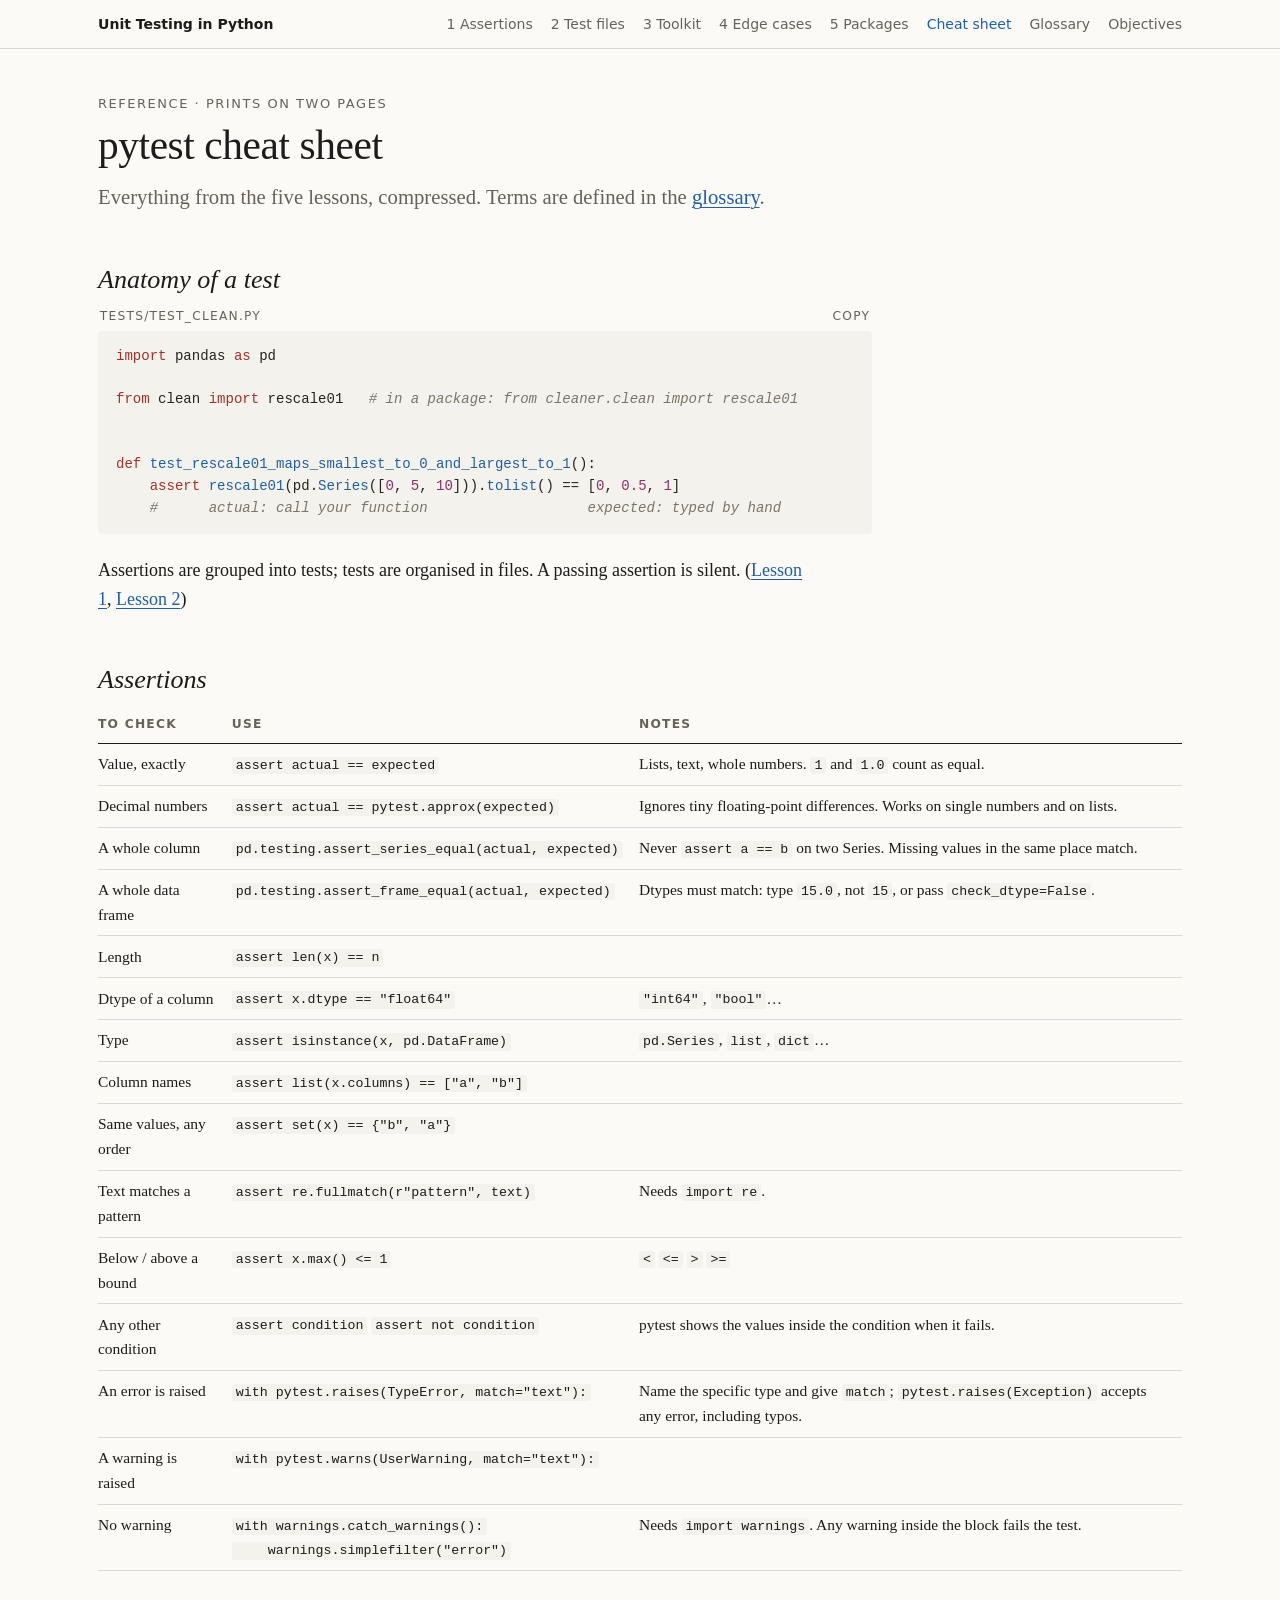
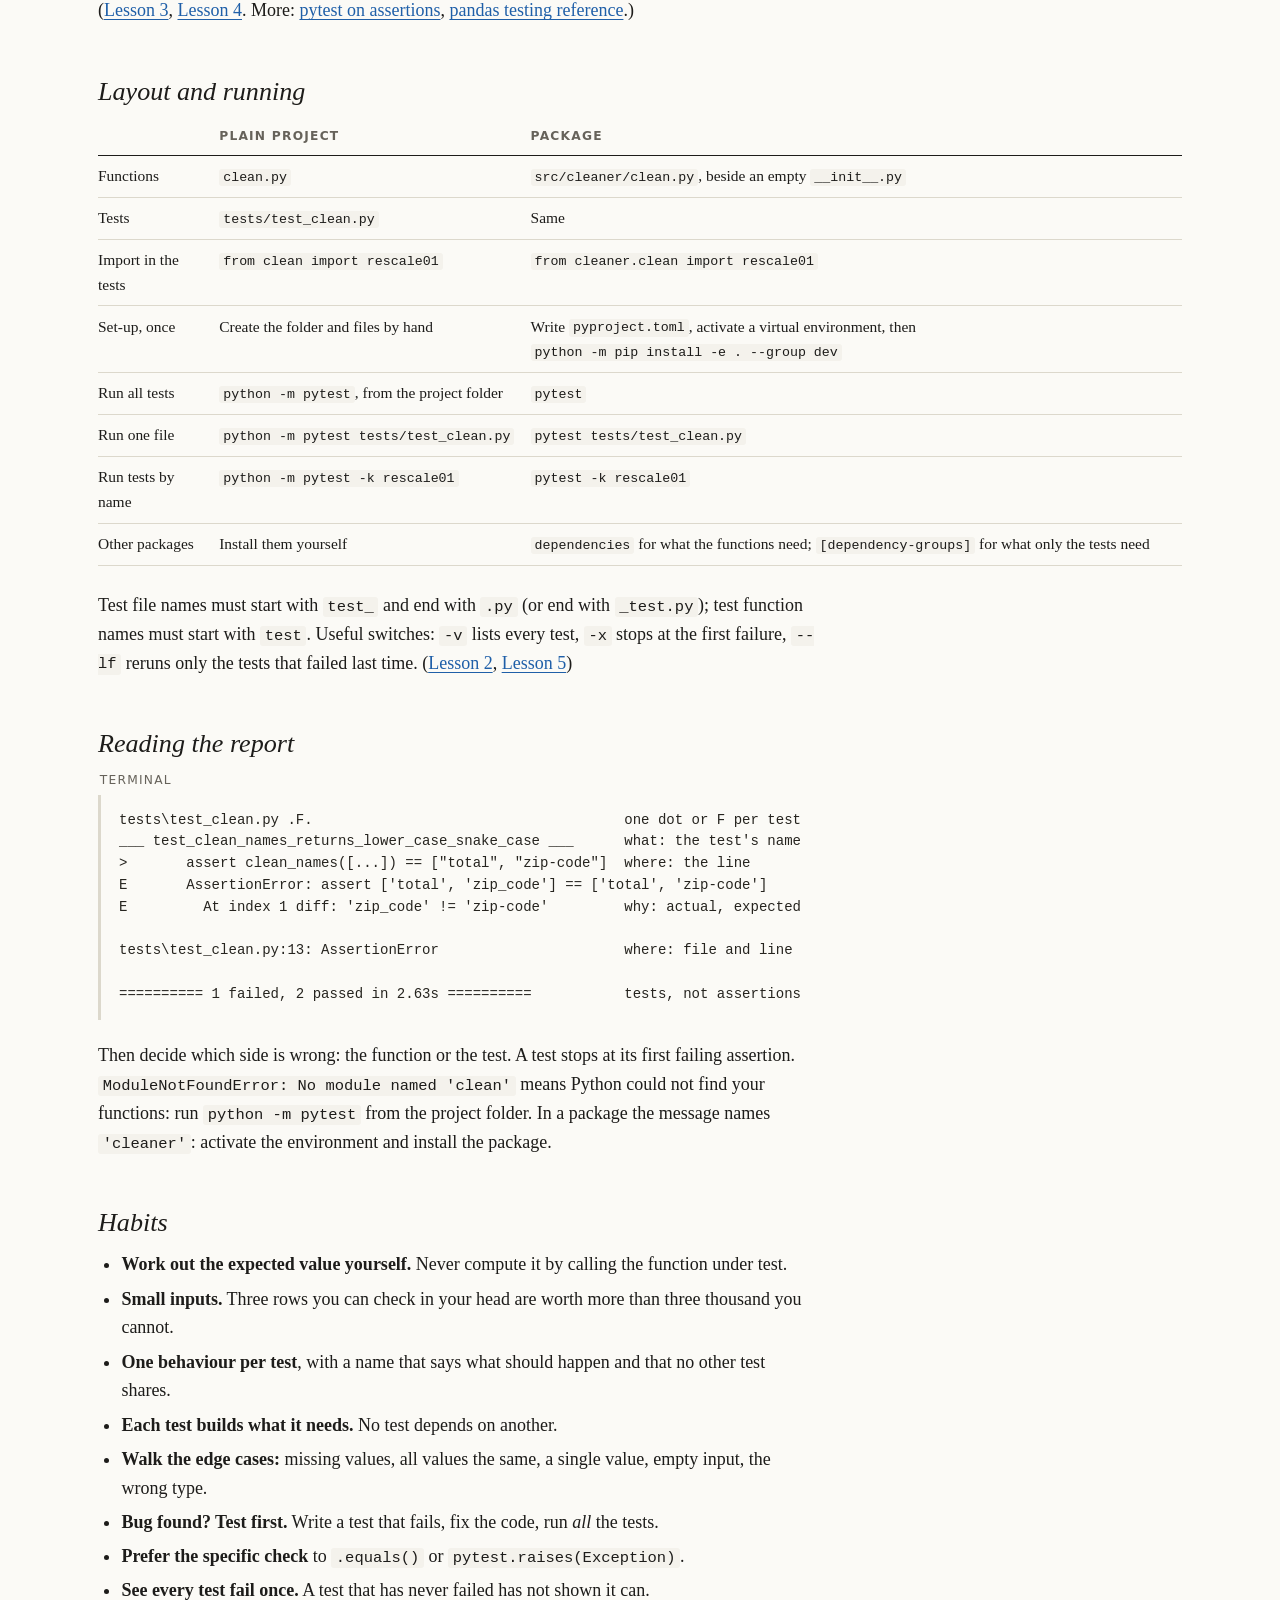
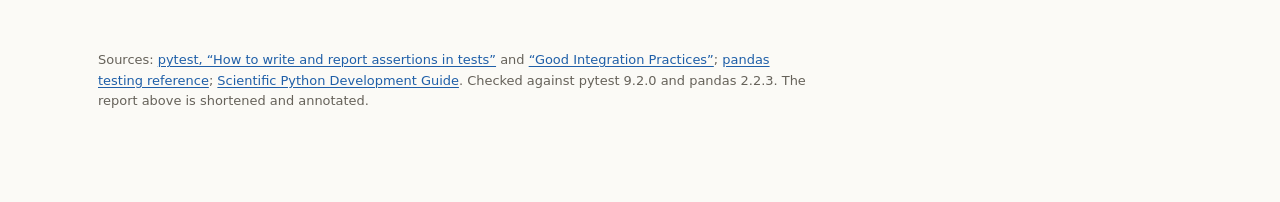
<file: reference/cheat-sheet.html>
<!doctype html>
<html lang="en">
<head>
<meta charset="utf-8">
<meta name="viewport" content="width=device-width, initial-scale=1">
<title>Cheat sheet · Unit Testing in Python</title>
<link rel="stylesheet" href="../assets/course.css">
<script src="../assets/course.js" defer></script>
</head>
<body>
<header class="topbar"><div class="topbar-inner">
  <a class="brand" href="../index.html">Unit Testing in Python</a>
  <nav aria-label="Course">
    <a href="../lessons/0001-first-assertion.html">1 Assertions</a>
    <a href="../lessons/0002-test-functions-and-test-files.html">2 Test files</a>
    <a href="../lessons/0003-choosing-assertions.html">3 Toolkit</a>
    <a href="../lessons/0004-edge-cases-errors-and-bugs.html">4 Edge cases</a>
    <a href="../lessons/0005-from-project-to-package.html">5 Packages</a>
    <a href="cheat-sheet.html" aria-current="page">Cheat sheet</a>
    <a href="glossary.html">Glossary</a>
    <a href="mastery-objectives.html">Objectives</a>
  </nav>
</div></header>

<main class="page">
  <p class="eyebrow">Reference · prints on two pages</p>
  <h1>pytest cheat sheet</h1>
  <p class="lede">Everything from the five lessons, compressed. Terms are defined in the <a href="glossary.html">glossary</a>.</p>

  <h2>Anatomy of a test</h2>
  <figure class="code py">
    <figcaption><span>tests/test_clean.py</span></figcaption>
<pre><code>import pandas as pd

from clean import rescale01   # in a package: from cleaner.clean import rescale01


def test_rescale01_maps_smallest_to_0_and_largest_to_1():
    assert rescale01(pd.Series([0, 5, 10])).tolist() == [0, 0.5, 1]
    #      actual: call your function                   expected: typed by hand</code></pre>
  </figure>
  <p>Assertions are grouped into tests; tests are organised in files. A passing assertion is silent. (<a href="../lessons/0001-first-assertion.html">Lesson 1</a>, <a href="../lessons/0002-test-functions-and-test-files.html">Lesson 2</a>)</p>

  <h2>Assertions</h2>
  <div class="table-wrap wide">
  <table>
    <thead><tr><th>To check</th><th>Use</th><th>Notes</th></tr></thead>
    <tbody>
      <tr><td>Value, exactly</td><td><code>assert actual == expected</code></td><td>Lists, text, whole numbers. <code>1</code> and <code>1.0</code> count as equal.</td></tr>
      <tr><td>Decimal numbers</td><td><code>assert actual == pytest.approx(expected)</code></td><td>Ignores tiny floating-point differences. Works on single numbers and on lists.</td></tr>
      <tr><td>A whole column</td><td><code>pd.testing.assert_series_equal(actual, expected)</code></td><td>Never <code>assert a == b</code> on two Series. Missing values in the same place match.</td></tr>
      <tr><td>A whole data frame</td><td><code>pd.testing.assert_frame_equal(actual, expected)</code></td><td>Dtypes must match: type <code>15.0</code>, not <code>15</code>, or pass <code>check_dtype=False</code>.</td></tr>
      <tr><td>Length</td><td><code>assert len(x) == n</code></td><td></td></tr>
      <tr><td>Dtype of a column</td><td><code>assert x.dtype == "float64"</code></td><td><code>"int64"</code>, <code>"bool"</code>…</td></tr>
      <tr><td>Type</td><td><code>assert isinstance(x, pd.DataFrame)</code></td><td><code>pd.Series</code>, <code>list</code>, <code>dict</code>…</td></tr>
      <tr><td>Column names</td><td><code>assert list(x.columns) == ["a", "b"]</code></td><td></td></tr>
      <tr><td>Same values, any order</td><td><code>assert set(x) == {"b", "a"}</code></td><td></td></tr>
      <tr><td>Text matches a pattern</td><td><code>assert re.fullmatch(r"pattern", text)</code></td><td>Needs <code>import re</code>.</td></tr>
      <tr><td>Below / above a bound</td><td><code>assert x.max() &lt;= 1</code></td><td><code>&lt;</code> <code>&lt;=</code> <code>&gt;</code> <code>&gt;=</code></td></tr>
      <tr><td>Any other condition</td><td><code>assert condition</code> <code>assert not condition</code></td><td>pytest shows the values inside the condition when it fails.</td></tr>
      <tr><td>An error is raised</td><td><code>with pytest.raises(TypeError, match="text"):</code></td><td>Name the specific type and give <code>match</code>; <code>pytest.raises(Exception)</code> accepts any error, including typos.</td></tr>
      <tr><td>A warning is raised</td><td><code>with pytest.warns(UserWarning, match="text"):</code></td><td></td></tr>
      <tr><td>No warning</td><td><code>with warnings.catch_warnings():</code><br><code>&nbsp;&nbsp;&nbsp;&nbsp;warnings.simplefilter("error")</code></td><td>Needs <code>import warnings</code>. Any warning inside the block fails the test.</td></tr>
    </tbody>
  </table>
  </div>
  <p>(<a href="../lessons/0003-choosing-assertions.html">Lesson 3</a>, <a href="../lessons/0004-edge-cases-errors-and-bugs.html">Lesson 4</a>. More: <a href="https://docs.pytest.org/en/stable/how-to/assert.html">pytest on assertions</a>, <a href="https://pandas.pydata.org/docs/reference/testing.html">pandas testing reference</a>.)</p>

  <h2>Layout and running</h2>
  <div class="table-wrap wide">
  <table>
    <thead><tr><th></th><th>Plain project</th><th>Package</th></tr></thead>
    <tbody>
      <tr><td>Functions</td><td><code>clean.py</code></td><td><code>src/cleaner/clean.py</code>, beside an empty <code>__init__.py</code></td></tr>
      <tr><td>Tests</td><td><code>tests/test_clean.py</code></td><td>Same</td></tr>
      <tr><td>Import in the tests</td><td><code>from clean import rescale01</code></td><td><code>from cleaner.clean import rescale01</code></td></tr>
      <tr><td>Set-up, once</td><td>Create the folder and files by hand</td><td>Write <code>pyproject.toml</code>, activate a virtual environment, then <code>python -m pip install -e . --group dev</code></td></tr>
      <tr><td>Run all tests</td><td><code>python -m pytest</code>, from the project folder</td><td><code>pytest</code></td></tr>
      <tr><td>Run one file</td><td><code>python -m pytest tests/test_clean.py</code></td><td><code>pytest tests/test_clean.py</code></td></tr>
      <tr><td>Run tests by name</td><td><code>python -m pytest -k rescale01</code></td><td><code>pytest -k rescale01</code></td></tr>
      <tr><td>Other packages</td><td>Install them yourself</td><td><code>dependencies</code> for what the functions need; <code>[dependency-groups]</code> for what only the tests need</td></tr>
    </tbody>
  </table>
  </div>
  <p>Test file names must start with <code>test_</code> and end with <code>.py</code> (or end with <code>_test.py</code>); test function names must start with <code>test</code>. Useful switches: <code>-v</code> lists every test, <code>-x</code> stops at the first failure, <code>--lf</code> reruns only the tests that failed last time. (<a href="../lessons/0002-test-functions-and-test-files.html">Lesson 2</a>, <a href="../lessons/0005-from-project-to-package.html">Lesson 5</a>)</p>

  <h2>Reading the report</h2>
  <figure class="code out">
    <figcaption><span>Terminal</span></figcaption>
<pre>tests\test_clean.py .F.                                     one dot or F per test
___ test_clean_names_returns_lower_case_snake_case ___      what: the test's name
&gt;       assert clean_names([...]) == ["total", "zip-code"]  where: the line
E       AssertionError: assert ['total', 'zip_code'] == ['total', 'zip-code']
E         At index 1 diff: 'zip_code' != 'zip-code'         why: actual, expected

tests\test_clean.py:13: AssertionError                      where: file and line

========== 1 failed, 2 passed in 2.63s ==========           tests, not assertions</pre>
  </figure>
  <p>Then decide which side is wrong: the function or the test. A test stops at its first failing assertion. <code>ModuleNotFoundError: No module named 'clean'</code> means Python could not find your functions: run <code>python -m pytest</code> from the project folder. In a package the message names <code>'cleaner'</code>: activate the environment and install the package.</p>

  <h2>Habits</h2>
  <ul>
    <li><strong>Work out the expected value yourself.</strong> Never compute it by calling the function under test.</li>
    <li><strong>Small inputs.</strong> Three rows you can check in your head are worth more than three thousand you cannot.</li>
    <li><strong>One behaviour per test</strong>, with a name that says what should happen and that no other test shares.</li>
    <li><strong>Each test builds what it needs.</strong> No test depends on another.</li>
    <li><strong>Walk the edge cases:</strong> missing values, all values the same, a single value, empty input, the wrong type.</li>
    <li><strong>Bug found? Test first.</strong> Write a test that fails, fix the code, run <em>all</em> the tests.</li>
    <li><strong>Prefer the specific check</strong> to <code>.equals()</code> or <code>pytest.raises(Exception)</code>.</li>
    <li><strong>See every test fail once.</strong> A test that has never failed has not shown it can.</li>
  </ul>

  <p class="colophon">Sources: <a href="https://docs.pytest.org/en/stable/how-to/assert.html">pytest, “How to write and report assertions in tests”</a> and <a href="https://docs.pytest.org/en/stable/explanation/goodpractices.html">“Good Integration Practices”</a>; <a href="https://pandas.pydata.org/docs/reference/testing.html">pandas testing reference</a>; <a href="https://learn.scientific-python.org/development/principles/testing/">Scientific Python Development Guide</a>. Checked against pytest 9.2.0 and pandas 2.2.3. The report above is shortened and annotated.</p>
</main>
</body>
</html>
</file>
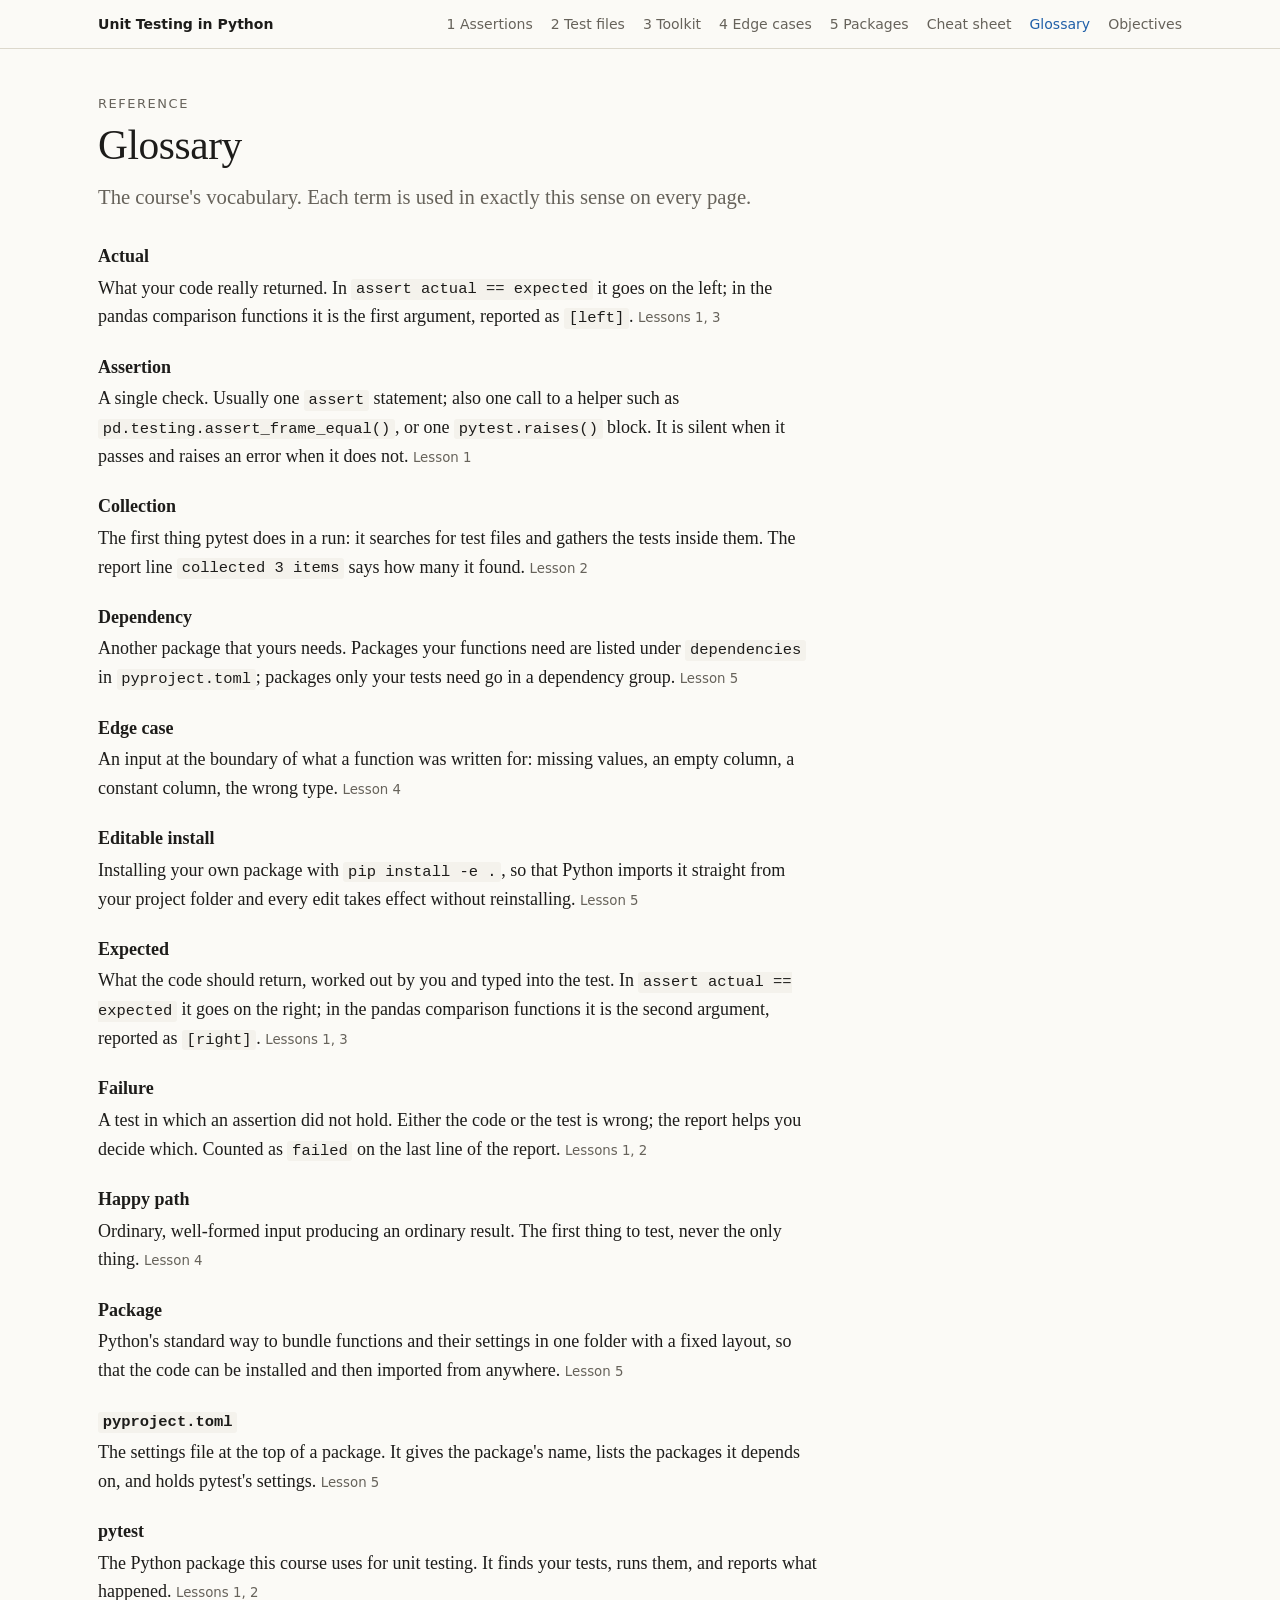
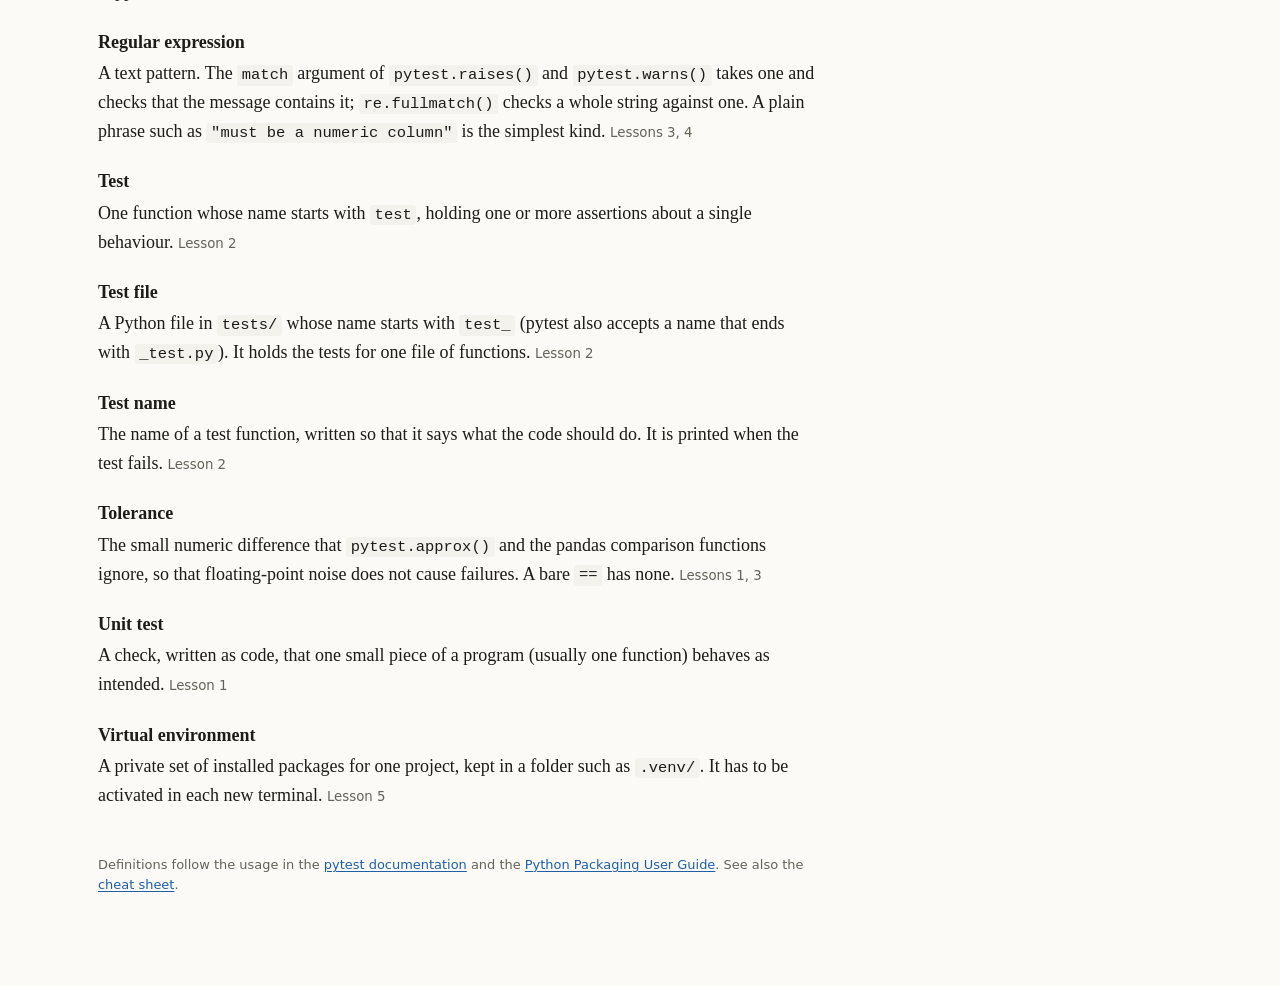
<file: reference/glossary.html>
<!doctype html>
<html lang="en">
<head>
<meta charset="utf-8">
<meta name="viewport" content="width=device-width, initial-scale=1">
<title>Glossary · Unit Testing in Python</title>
<link rel="stylesheet" href="../assets/course.css">
<script src="../assets/course.js" defer></script>
</head>
<body>
<header class="topbar"><div class="topbar-inner">
  <a class="brand" href="../index.html">Unit Testing in Python</a>
  <nav aria-label="Course">
    <a href="../lessons/0001-first-assertion.html">1 Assertions</a>
    <a href="../lessons/0002-test-functions-and-test-files.html">2 Test files</a>
    <a href="../lessons/0003-choosing-assertions.html">3 Toolkit</a>
    <a href="../lessons/0004-edge-cases-errors-and-bugs.html">4 Edge cases</a>
    <a href="../lessons/0005-from-project-to-package.html">5 Packages</a>
    <a href="cheat-sheet.html">Cheat sheet</a>
    <a href="glossary.html" aria-current="page">Glossary</a>
    <a href="mastery-objectives.html">Objectives</a>
  </nav>
</div></header>

<main class="page">
  <p class="eyebrow">Reference</p>
  <h1>Glossary</h1>
  <p class="lede">The course's vocabulary. Each term is used in exactly this sense on every page.</p>

  <dl class="glossary">
    <dt id="actual">Actual</dt>
    <dd>What your code really returned. In <code>assert actual == expected</code> it goes on the left; in the pandas comparison functions it is the first argument, reported as <code>[left]</code>. <span class="where">Lessons 1, 3</span></dd>

    <dt id="assertion">Assertion</dt>
    <dd>A single check. Usually one <code>assert</code> statement; also one call to a helper such as <code>pd.testing.assert_frame_equal()</code>, or one <code>pytest.raises()</code> block. It is silent when it passes and raises an error when it does not. <span class="where">Lesson 1</span></dd>

    <dt id="collection">Collection</dt>
    <dd>The first thing pytest does in a run: it searches for test files and gathers the tests inside them. The report line <code>collected 3 items</code> says how many it found. <span class="where">Lesson 2</span></dd>

    <dt id="dependency">Dependency</dt>
    <dd>Another package that yours needs. Packages your functions need are listed under <code>dependencies</code> in <code>pyproject.toml</code>; packages only your tests need go in a dependency group. <span class="where">Lesson 5</span></dd>

    <dt id="edge-case">Edge case</dt>
    <dd>An input at the boundary of what a function was written for: missing values, an empty column, a constant column, the wrong type. <span class="where">Lesson 4</span></dd>

    <dt id="editable-install">Editable install</dt>
    <dd>Installing your own package with <code>pip install -e .</code>, so that Python imports it straight from your project folder and every edit takes effect without reinstalling. <span class="where">Lesson 5</span></dd>

    <dt id="expected">Expected</dt>
    <dd>What the code should return, worked out by you and typed into the test. In <code>assert actual == expected</code> it goes on the right; in the pandas comparison functions it is the second argument, reported as <code>[right]</code>. <span class="where">Lessons 1, 3</span></dd>

    <dt id="failure">Failure</dt>
    <dd>A test in which an assertion did not hold. Either the code or the test is wrong; the report helps you decide which. Counted as <code>failed</code> on the last line of the report. <span class="where">Lessons 1, 2</span></dd>

    <dt id="happy-path">Happy path</dt>
    <dd>Ordinary, well-formed input producing an ordinary result. The first thing to test, never the only thing. <span class="where">Lesson 4</span></dd>

    <dt id="package">Package</dt>
    <dd>Python's standard way to bundle functions and their settings in one folder with a fixed layout, so that the code can be installed and then imported from anywhere. <span class="where">Lesson 5</span></dd>

    <dt id="pyproject"><code>pyproject.toml</code></dt>
    <dd>The settings file at the top of a package. It gives the package's name, lists the packages it depends on, and holds pytest's settings. <span class="where">Lesson 5</span></dd>

    <dt id="pytest">pytest</dt>
    <dd>The Python package this course uses for unit testing. It finds your tests, runs them, and reports what happened. <span class="where">Lessons 1, 2</span></dd>

    <dt id="regular-expression">Regular expression</dt>
    <dd>A text pattern. The <code>match</code> argument of <code>pytest.raises()</code> and <code>pytest.warns()</code> takes one and checks that the message contains it; <code>re.fullmatch()</code> checks a whole string against one. A plain phrase such as <code>"must be a numeric column"</code> is the simplest kind. <span class="where">Lessons 3, 4</span></dd>

    <dt id="test">Test</dt>
    <dd>One function whose name starts with <code>test</code>, holding one or more assertions about a single behaviour. <span class="where">Lesson 2</span></dd>

    <dt id="test-file">Test file</dt>
    <dd>A Python file in <code>tests/</code> whose name starts with <code>test_</code> (pytest also accepts a name that ends with <code>_test.py</code>). It holds the tests for one file of functions. <span class="where">Lesson 2</span></dd>

    <dt id="test-name">Test name</dt>
    <dd>The name of a test function, written so that it says what the code should do. It is printed when the test fails. <span class="where">Lesson 2</span></dd>

    <dt id="tolerance">Tolerance</dt>
    <dd>The small numeric difference that <code>pytest.approx()</code> and the pandas comparison functions ignore, so that floating-point noise does not cause failures. A bare <code>==</code> has none. <span class="where">Lessons 1, 3</span></dd>

    <dt id="unit-test">Unit test</dt>
    <dd>A check, written as code, that one small piece of a program (usually one function) behaves as intended. <span class="where">Lesson 1</span></dd>

    <dt id="virtual-environment">Virtual environment</dt>
    <dd>A private set of installed packages for one project, kept in a folder such as <code>.venv/</code>. It has to be activated in each new terminal. <span class="where">Lesson 5</span></dd>
  </dl>

  <p class="colophon">Definitions follow the usage in the <a href="https://docs.pytest.org/en/stable/">pytest documentation</a> and the <a href="https://packaging.python.org/en/latest/">Python Packaging User Guide</a>. See also the <a href="cheat-sheet.html">cheat sheet</a>.</p>
</main>
</body>
</html>
</file>
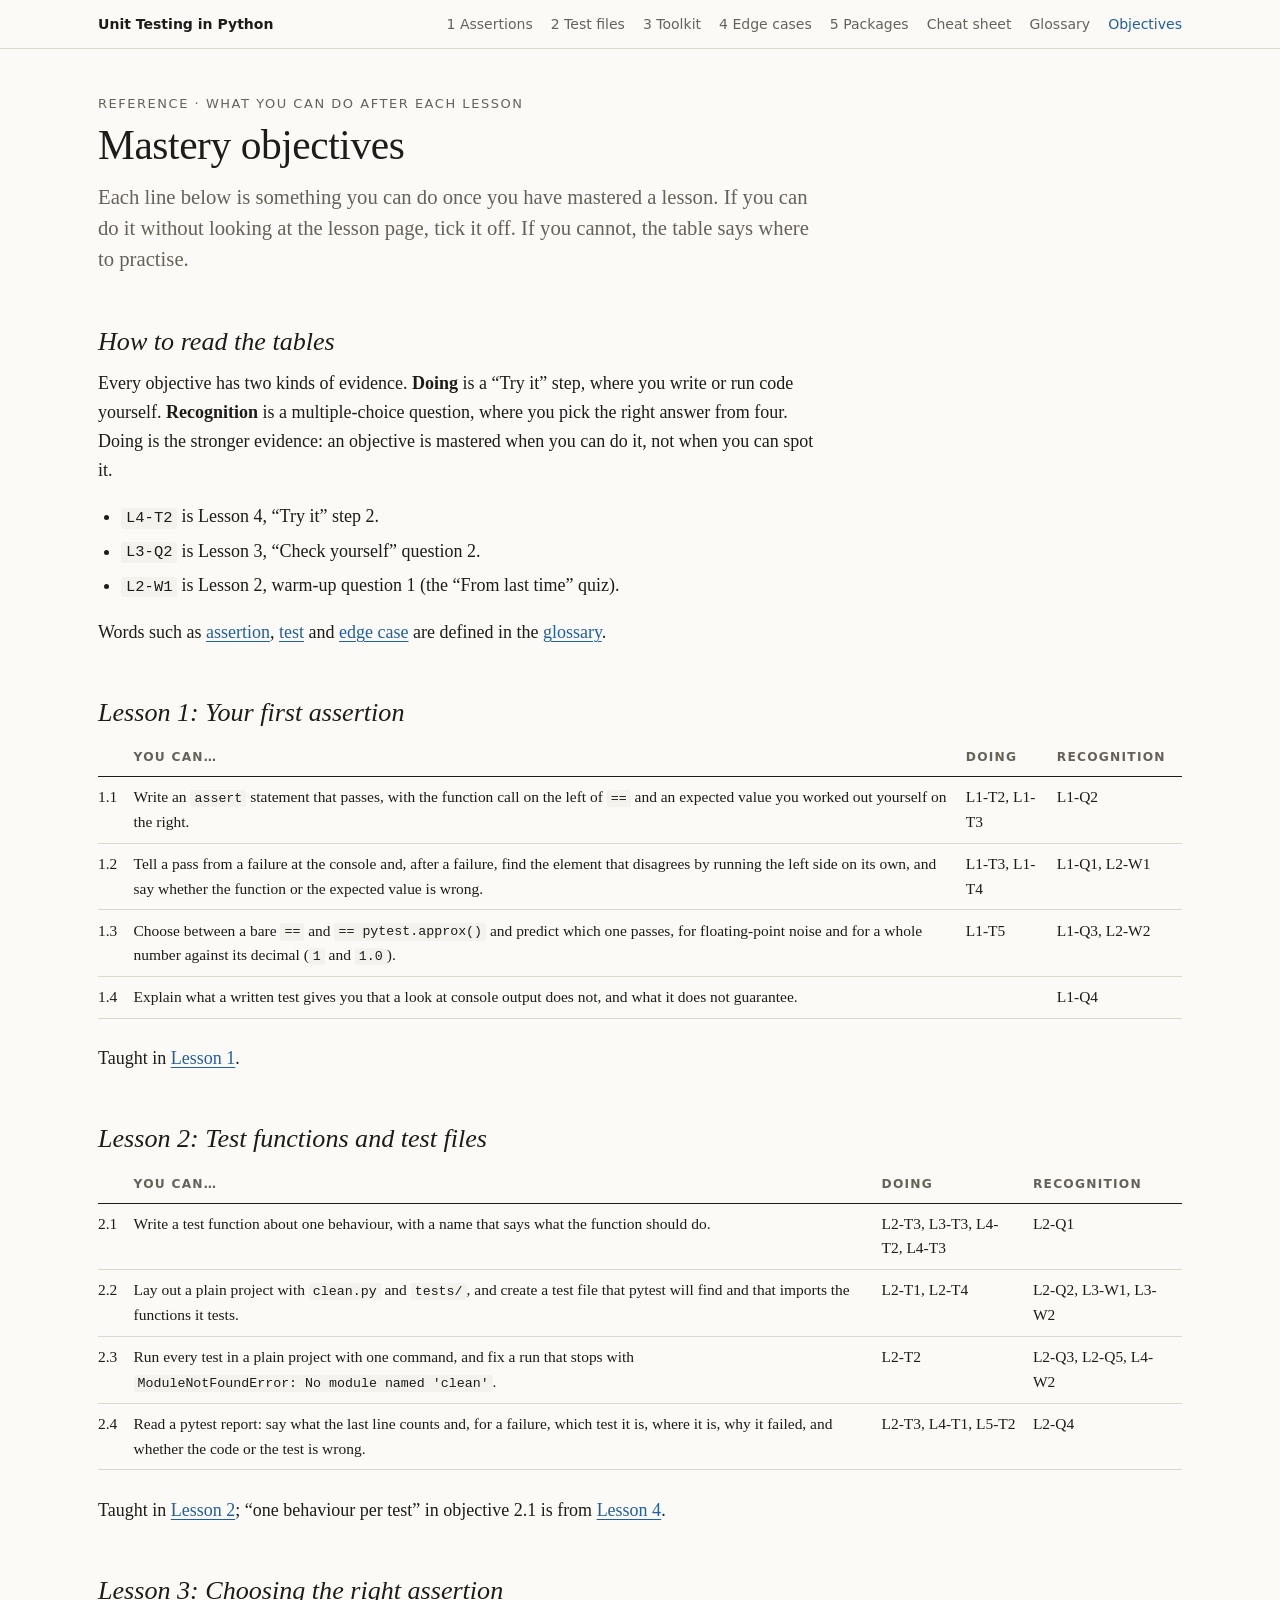
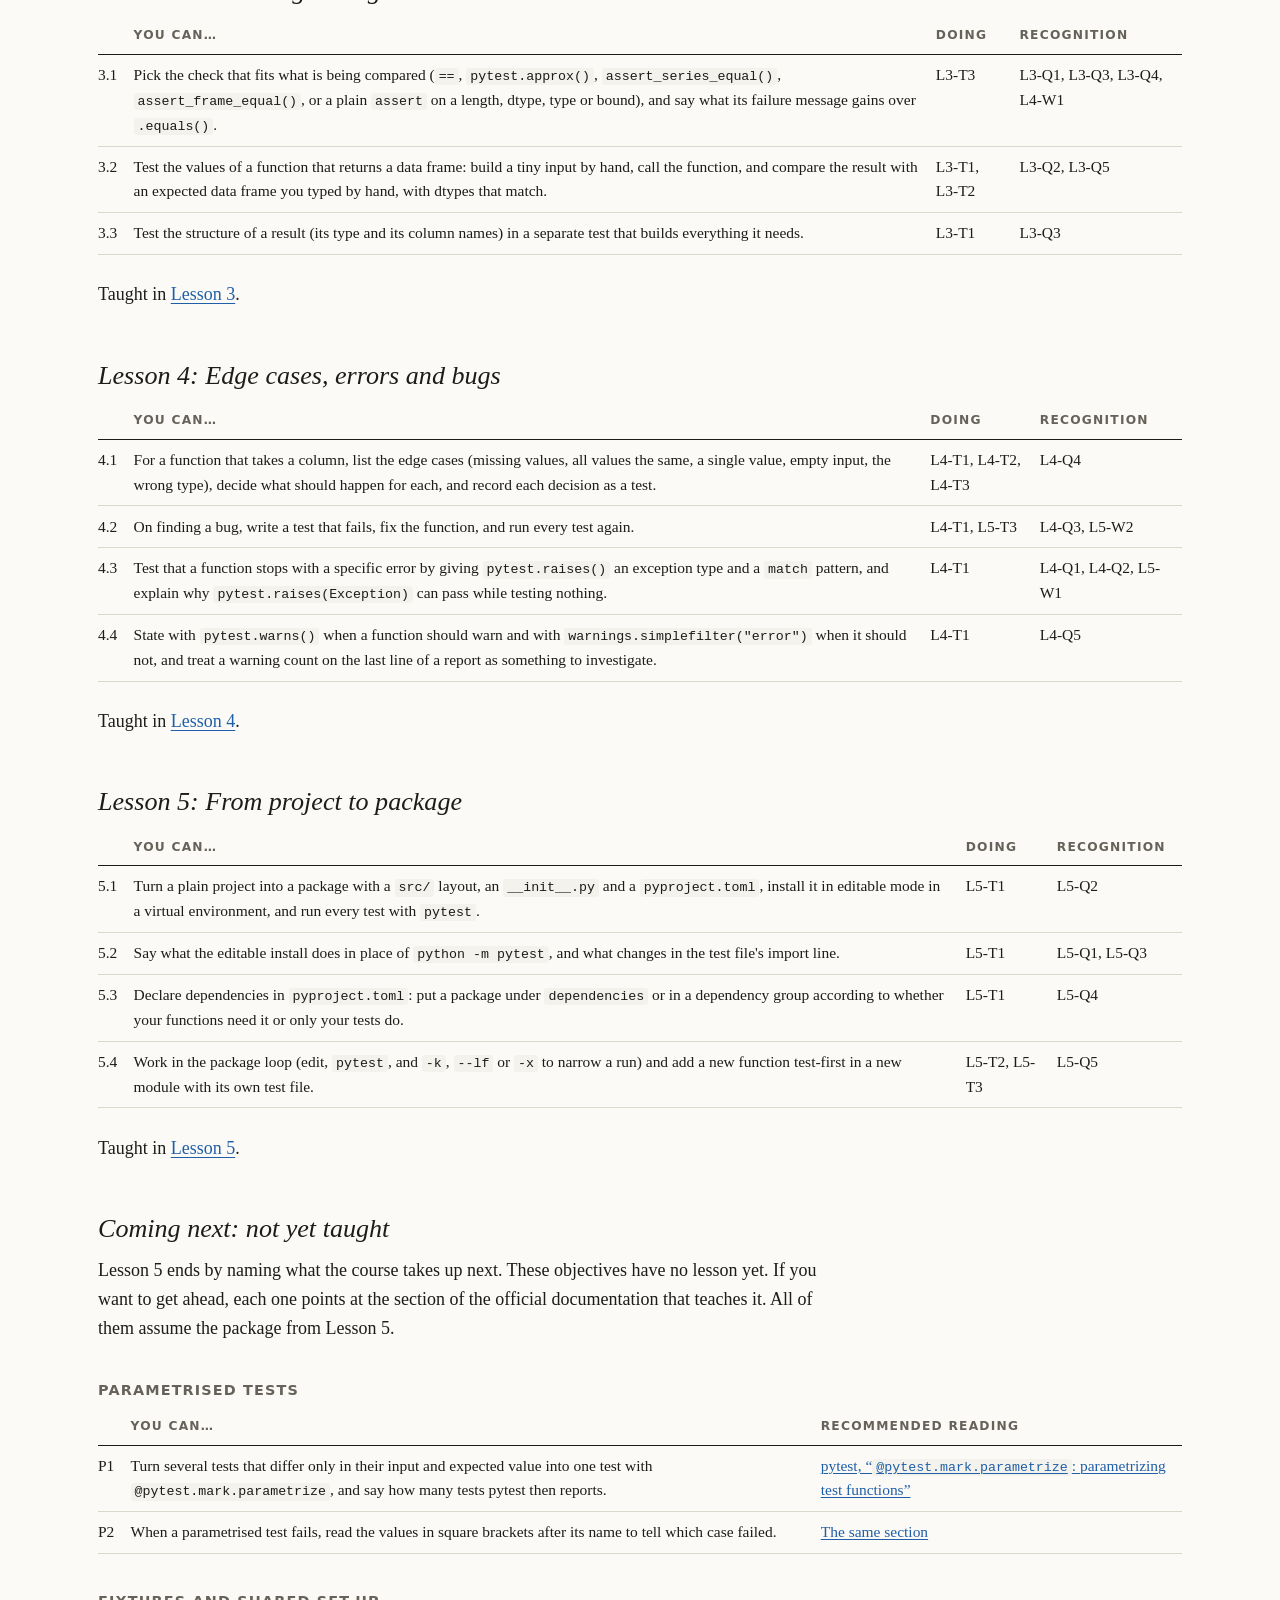
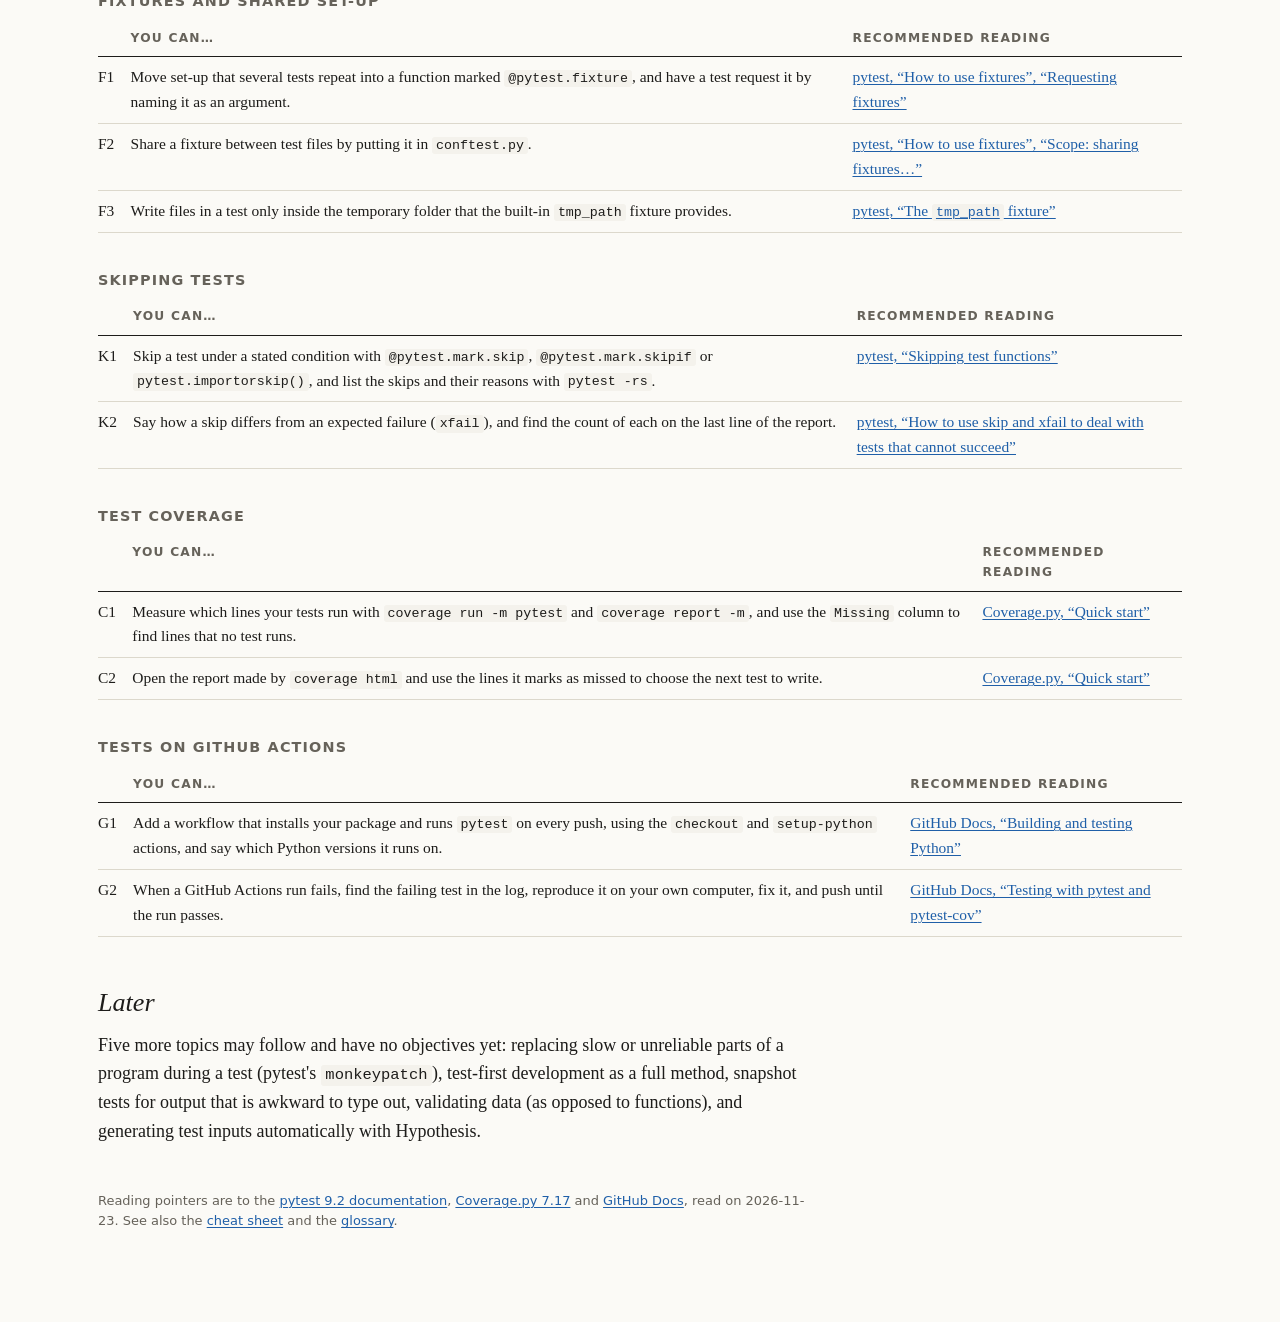
<file: reference/mastery-objectives.html>
<!doctype html>
<html lang="en">
<head>
<meta charset="utf-8">
<meta name="viewport" content="width=device-width, initial-scale=1">
<title>Mastery objectives · Unit Testing in Python</title>
<link rel="stylesheet" href="../assets/course.css">
<script src="../assets/course.js" defer></script>
</head>
<body>
<header class="topbar"><div class="topbar-inner">
  <a class="brand" href="../index.html">Unit Testing in Python</a>
  <nav aria-label="Course">
    <a href="../lessons/0001-first-assertion.html">1 Assertions</a>
    <a href="../lessons/0002-test-functions-and-test-files.html">2 Test files</a>
    <a href="../lessons/0003-choosing-assertions.html">3 Toolkit</a>
    <a href="../lessons/0004-edge-cases-errors-and-bugs.html">4 Edge cases</a>
    <a href="../lessons/0005-from-project-to-package.html">5 Packages</a>
    <a href="cheat-sheet.html">Cheat sheet</a>
    <a href="glossary.html">Glossary</a>
    <a href="mastery-objectives.html" aria-current="page">Objectives</a>
  </nav>
</div></header>

<main class="page">
  <p class="eyebrow">Reference · what you can do after each lesson</p>
  <h1>Mastery objectives</h1>
  <p class="lede">Each line below is something you can do once you have mastered a lesson. If you can do it without looking at the lesson page, tick it off. If you cannot, the table says where to practise.</p>

  <h2>How to read the tables</h2>
  <p>Every objective has two kinds of evidence. <strong>Doing</strong> is a “Try it” step, where you write or run code yourself. <strong>Recognition</strong> is a multiple-choice question, where you pick the right answer from four. Doing is the stronger evidence: an objective is mastered when you can do it, not when you can spot it.</p>
  <ul>
    <li><code>L4-T2</code> is Lesson 4, “Try it” step 2.</li>
    <li><code>L3-Q2</code> is Lesson 3, “Check yourself” question 2.</li>
    <li><code>L2-W1</code> is Lesson 2, warm-up question 1 (the “From last time” quiz).</li>
  </ul>
  <p>Words such as <a href="glossary.html#assertion">assertion</a>, <a href="glossary.html#test">test</a> and <a href="glossary.html#edge-case">edge case</a> are defined in the <a href="glossary.html">glossary</a>.</p>

  <h2>Lesson 1: Your first assertion</h2>
  <div class="table-wrap wide">
  <table>
    <thead><tr><th></th><th>You can…</th><th>Doing</th><th>Recognition</th></tr></thead>
    <tbody>
      <tr><td>1.1</td><td>Write an <code>assert</code> statement that passes, with the function call on the left of <code>==</code> and an expected value you worked out yourself on the right.</td><td>L1-T2, L1-T3</td><td>L1-Q2</td></tr>
      <tr><td>1.2</td><td>Tell a pass from a failure at the console and, after a failure, find the element that disagrees by running the left side on its own, and say whether the function or the expected value is wrong.</td><td>L1-T3, L1-T4</td><td>L1-Q1, L2-W1</td></tr>
      <tr><td>1.3</td><td>Choose between a bare <code>==</code> and <code>== pytest.approx()</code> and predict which one passes, for floating-point noise and for a whole number against its decimal (<code>1</code> and <code>1.0</code>).</td><td>L1-T5</td><td>L1-Q3, L2-W2</td></tr>
      <tr><td>1.4</td><td>Explain what a written test gives you that a look at console output does not, and what it does not guarantee.</td><td></td><td>L1-Q4</td></tr>
    </tbody>
  </table>
  </div>
  <p>Taught in <a href="../lessons/0001-first-assertion.html">Lesson 1</a>.</p>

  <h2>Lesson 2: Test functions and test files</h2>
  <div class="table-wrap wide">
  <table>
    <thead><tr><th></th><th>You can…</th><th>Doing</th><th>Recognition</th></tr></thead>
    <tbody>
      <tr><td>2.1</td><td>Write a test function about one behaviour, with a name that says what the function should do.</td><td>L2-T3, L3-T3, L4-T2, L4-T3</td><td>L2-Q1</td></tr>
      <tr><td>2.2</td><td>Lay out a plain project with <code>clean.py</code> and <code>tests/</code>, and create a test file that pytest will find and that imports the functions it tests.</td><td>L2-T1, L2-T4</td><td>L2-Q2, L3-W1, L3-W2</td></tr>
      <tr><td>2.3</td><td>Run every test in a plain project with one command, and fix a run that stops with <code>ModuleNotFoundError: No module named 'clean'</code>.</td><td>L2-T2</td><td>L2-Q3, L2-Q5, L4-W2</td></tr>
      <tr><td>2.4</td><td>Read a pytest report: say what the last line counts and, for a failure, which test it is, where it is, why it failed, and whether the code or the test is wrong.</td><td>L2-T3, L4-T1, L5-T2</td><td>L2-Q4</td></tr>
    </tbody>
  </table>
  </div>
  <p>Taught in <a href="../lessons/0002-test-functions-and-test-files.html">Lesson 2</a>; “one behaviour per test” in objective 2.1 is from <a href="../lessons/0004-edge-cases-errors-and-bugs.html">Lesson 4</a>.</p>

  <h2>Lesson 3: Choosing the right assertion</h2>
  <div class="table-wrap wide">
  <table>
    <thead><tr><th></th><th>You can…</th><th>Doing</th><th>Recognition</th></tr></thead>
    <tbody>
      <tr><td>3.1</td><td>Pick the check that fits what is being compared (<code>==</code>, <code>pytest.approx()</code>, <code>assert_series_equal()</code>, <code>assert_frame_equal()</code>, or a plain <code>assert</code> on a length, dtype, type or bound), and say what its failure message gains over <code>.equals()</code>.</td><td>L3-T3</td><td>L3-Q1, L3-Q3, L3-Q4, L4-W1</td></tr>
      <tr><td>3.2</td><td>Test the values of a function that returns a data frame: build a tiny input by hand, call the function, and compare the result with an expected data frame you typed by hand, with dtypes that match.</td><td>L3-T1, L3-T2</td><td>L3-Q2, L3-Q5</td></tr>
      <tr><td>3.3</td><td>Test the structure of a result (its type and its column names) in a separate test that builds everything it needs.</td><td>L3-T1</td><td>L3-Q3</td></tr>
    </tbody>
  </table>
  </div>
  <p>Taught in <a href="../lessons/0003-choosing-assertions.html">Lesson 3</a>.</p>

  <h2>Lesson 4: Edge cases, errors and bugs</h2>
  <div class="table-wrap wide">
  <table>
    <thead><tr><th></th><th>You can…</th><th>Doing</th><th>Recognition</th></tr></thead>
    <tbody>
      <tr><td>4.1</td><td>For a function that takes a column, list the edge cases (missing values, all values the same, a single value, empty input, the wrong type), decide what should happen for each, and record each decision as a test.</td><td>L4-T1, L4-T2, L4-T3</td><td>L4-Q4</td></tr>
      <tr><td>4.2</td><td>On finding a bug, write a test that fails, fix the function, and run every test again.</td><td>L4-T1, L5-T3</td><td>L4-Q3, L5-W2</td></tr>
      <tr><td>4.3</td><td>Test that a function stops with a specific error by giving <code>pytest.raises()</code> an exception type and a <code>match</code> pattern, and explain why <code>pytest.raises(Exception)</code> can pass while testing nothing.</td><td>L4-T1</td><td>L4-Q1, L4-Q2, L5-W1</td></tr>
      <tr><td>4.4</td><td>State with <code>pytest.warns()</code> when a function should warn and with <code>warnings.simplefilter("error")</code> when it should not, and treat a warning count on the last line of a report as something to investigate.</td><td>L4-T1</td><td>L4-Q5</td></tr>
    </tbody>
  </table>
  </div>
  <p>Taught in <a href="../lessons/0004-edge-cases-errors-and-bugs.html">Lesson 4</a>.</p>

  <h2>Lesson 5: From project to package</h2>
  <div class="table-wrap wide">
  <table>
    <thead><tr><th></th><th>You can…</th><th>Doing</th><th>Recognition</th></tr></thead>
    <tbody>
      <tr><td>5.1</td><td>Turn a plain project into a package with a <code>src/</code> layout, an <code>__init__.py</code> and a <code>pyproject.toml</code>, install it in editable mode in a virtual environment, and run every test with <code>pytest</code>.</td><td>L5-T1</td><td>L5-Q2</td></tr>
      <tr><td>5.2</td><td>Say what the editable install does in place of <code>python -m pytest</code>, and what changes in the test file's import line.</td><td>L5-T1</td><td>L5-Q1, L5-Q3</td></tr>
      <tr><td>5.3</td><td>Declare dependencies in <code>pyproject.toml</code>: put a package under <code>dependencies</code> or in a dependency group according to whether your functions need it or only your tests do.</td><td>L5-T1</td><td>L5-Q4</td></tr>
      <tr><td>5.4</td><td>Work in the package loop (edit, <code>pytest</code>, and <code>-k</code>, <code>--lf</code> or <code>-x</code> to narrow a run) and add a new function test-first in a new module with its own test file.</td><td>L5-T2, L5-T3</td><td>L5-Q5</td></tr>
    </tbody>
  </table>
  </div>
  <p>Taught in <a href="../lessons/0005-from-project-to-package.html">Lesson 5</a>.</p>

  <h2>Coming next: not yet taught</h2>
  <p>Lesson 5 ends by naming what the course takes up next. These objectives have no lesson yet. If you want to get ahead, each one points at the section of the official documentation that teaches it. All of them assume the package from Lesson 5.</p>

  <h3>Parametrised tests</h3>
  <div class="table-wrap wide">
  <table>
    <thead><tr><th></th><th>You can…</th><th>Recommended reading</th></tr></thead>
    <tbody>
      <tr><td>P1</td><td>Turn several tests that differ only in their input and expected value into one test with <code>@pytest.mark.parametrize</code>, and say how many tests pytest then reports.</td><td><a href="https://docs.pytest.org/en/stable/how-to/parametrize.html#pytest-mark-parametrize-parametrizing-test-functions">pytest, “<code>@pytest.mark.parametrize</code>: parametrizing test functions”</a></td></tr>
      <tr><td>P2</td><td>When a parametrised test fails, read the values in square brackets after its name to tell which case failed.</td><td><a href="https://docs.pytest.org/en/stable/how-to/parametrize.html#pytest-mark-parametrize-parametrizing-test-functions">The same section</a></td></tr>
    </tbody>
  </table>
  </div>

  <h3>Fixtures and shared set-up</h3>
  <div class="table-wrap wide">
  <table>
    <thead><tr><th></th><th>You can…</th><th>Recommended reading</th></tr></thead>
    <tbody>
      <tr><td>F1</td><td>Move set-up that several tests repeat into a function marked <code>@pytest.fixture</code>, and have a test request it by naming it as an argument.</td><td><a href="https://docs.pytest.org/en/stable/how-to/fixtures.html#requesting-fixtures">pytest, “How to use fixtures”, “Requesting fixtures”</a></td></tr>
      <tr><td>F2</td><td>Share a fixture between test files by putting it in <code>conftest.py</code>.</td><td><a href="https://docs.pytest.org/en/stable/how-to/fixtures.html#scope-sharing-fixtures-across-classes-modules-packages-or-session">pytest, “How to use fixtures”, “Scope: sharing fixtures…”</a></td></tr>
      <tr><td>F3</td><td>Write files in a test only inside the temporary folder that the built-in <code>tmp_path</code> fixture provides.</td><td><a href="https://docs.pytest.org/en/stable/how-to/tmp_path.html#the-tmp-path-fixture">pytest, “The <code>tmp_path</code> fixture”</a></td></tr>
    </tbody>
  </table>
  </div>

  <h3>Skipping tests</h3>
  <div class="table-wrap wide">
  <table>
    <thead><tr><th></th><th>You can…</th><th>Recommended reading</th></tr></thead>
    <tbody>
      <tr><td>K1</td><td>Skip a test under a stated condition with <code>@pytest.mark.skip</code>, <code>@pytest.mark.skipif</code> or <code>pytest.importorskip()</code>, and list the skips and their reasons with <code>pytest -rs</code>.</td><td><a href="https://docs.pytest.org/en/stable/how-to/skipping.html#skipping-test-functions">pytest, “Skipping test functions”</a></td></tr>
      <tr><td>K2</td><td>Say how a skip differs from an expected failure (<code>xfail</code>), and find the count of each on the last line of the report.</td><td><a href="https://docs.pytest.org/en/stable/how-to/skipping.html">pytest, “How to use skip and xfail to deal with tests that cannot succeed”</a></td></tr>
    </tbody>
  </table>
  </div>

  <h3>Test coverage</h3>
  <div class="table-wrap wide">
  <table>
    <thead><tr><th></th><th>You can…</th><th>Recommended reading</th></tr></thead>
    <tbody>
      <tr><td>C1</td><td>Measure which lines your tests run with <code>coverage run -m pytest</code> and <code>coverage report -m</code>, and use the <code>Missing</code> column to find lines that no test runs.</td><td><a href="https://coverage.readthedocs.io/en/latest/">Coverage.py, “Quick start”</a></td></tr>
      <tr><td>C2</td><td>Open the report made by <code>coverage html</code> and use the lines it marks as missed to choose the next test to write.</td><td><a href="https://coverage.readthedocs.io/en/latest/">Coverage.py, “Quick start”</a></td></tr>
    </tbody>
  </table>
  </div>

  <h3>Tests on GitHub Actions</h3>
  <div class="table-wrap wide">
  <table>
    <thead><tr><th></th><th>You can…</th><th>Recommended reading</th></tr></thead>
    <tbody>
      <tr><td>G1</td><td>Add a workflow that installs your package and runs <code>pytest</code> on every push, using the <code>checkout</code> and <code>setup-python</code> actions, and say which Python versions it runs on.</td><td><a href="https://docs.github.com/en/actions/tutorials/build-and-test-code/python">GitHub Docs, “Building and testing Python”</a></td></tr>
      <tr><td>G2</td><td>When a GitHub Actions run fails, find the failing test in the log, reproduce it on your own computer, fix it, and push until the run passes.</td><td><a href="https://docs.github.com/en/actions/tutorials/build-and-test-code/python#testing-with-pytest-and-pytest-cov">GitHub Docs, “Testing with pytest and pytest-cov”</a></td></tr>
    </tbody>
  </table>
  </div>

  <h2>Later</h2>
  <p>Five more topics may follow and have no objectives yet: replacing slow or unreliable parts of a program during a test (pytest's <code>monkeypatch</code>), test-first development as a full method, snapshot tests for output that is awkward to type out, validating data (as opposed to functions), and generating test inputs automatically with Hypothesis.</p>

  <p class="colophon">Reading pointers are to the <a href="https://docs.pytest.org/en/stable/">pytest 9.2 documentation</a>, <a href="https://coverage.readthedocs.io/en/latest/">Coverage.py 7.17</a> and <a href="https://docs.github.com/en/actions/tutorials/build-and-test-code/python">GitHub Docs</a>, read on 2026-11-23. See also the <a href="cheat-sheet.html">cheat sheet</a> and the <a href="glossary.html">glossary</a>.</p>
</main>
</body>
</html>
</file>
<file: assets/course.css>
/* Unit Testing in Python: shared course stylesheet.
   Every lesson, reference page and the home page link this one file. */

:root {
  --paper: #fbfaf6;
  --panel: #f3f1ea;
  --ink: #1d1c1a;
  --muted: #66625a;
  --rule: #dcd8cc;
  --accent: #1f5fa8;
  --accent-soft: #e4edf7;
  --good: #1e6f43;
  --good-soft: #e3f1e8;
  --bad: #a3302b;
  --bad-soft: #f8e6e3;
  --warn: #8a5a00;
  --warn-soft: #f8efd8;
  --code-bg: #f4f2ec;
  --code-ink: #26241f;
  --tok-comment: #7a756a;
  --tok-string: #7a4a12;
  --tok-number: #8a2f6b;
  --tok-call: #1f5fa8;
  --tok-keyword: #a3302b;
  --serif: "Iowan Old Style", "Palatino Linotype", Palatino, "Book Antiqua", Georgia, serif;
  --sans: system-ui, -apple-system, "Segoe UI", Roboto, sans-serif;
  --mono: "Cascadia Code", "Cascadia Mono", Consolas, "SF Mono", Menlo, monospace;
  --measure: 40rem;
}

@media (prefers-color-scheme: dark) {
  :root:not([data-theme="light"]) {
    --paper: #17171a;
    --panel: #202024;
    --ink: #e9e6df;
    --muted: #a09c93;
    --rule: #37363b;
    --accent: #86b7ee;
    --accent-soft: #1d2a3a;
    --good: #7fcb9c;
    --good-soft: #17291f;
    --bad: #ef9a93;
    --bad-soft: #331c1a;
    --warn: #e2bb62;
    --warn-soft: #2e2613;
    --code-bg: #1f1f23;
    --code-ink: #e4e1da;
    --tok-comment: #8d897f;
    --tok-string: #e0b07a;
    --tok-number: #dc9ccb;
    --tok-call: #86b7ee;
    --tok-keyword: #ef9a93;
  }
}
:root[data-theme="dark"] {
  --paper: #17171a;
  --panel: #202024;
  --ink: #e9e6df;
  --muted: #a09c93;
  --rule: #37363b;
  --accent: #86b7ee;
  --accent-soft: #1d2a3a;
  --good: #7fcb9c;
  --good-soft: #17291f;
  --bad: #ef9a93;
  --bad-soft: #331c1a;
  --warn: #e2bb62;
  --warn-soft: #2e2613;
  --code-bg: #1f1f23;
  --code-ink: #e4e1da;
  --tok-comment: #8d897f;
  --tok-string: #e0b07a;
  --tok-number: #dc9ccb;
  --tok-call: #86b7ee;
  --tok-keyword: #ef9a93;
}

*, *::before, *::after { box-sizing: border-box; }

html { font-size: 112.5%; -webkit-text-size-adjust: 100%; }

body {
  margin: 0;
  background: var(--paper);
  color: var(--ink);
  font-family: var(--serif);
  line-height: 1.6;
  text-rendering: optimizeLegibility;
}

a { color: var(--accent); text-underline-offset: 0.15em; text-decoration-thickness: 1px; }
a:hover { text-decoration-thickness: 2px; }
:focus-visible { outline: 2px solid var(--accent); outline-offset: 2px; }

/* ---------- Top bar ---------- */

.topbar {
  border-bottom: 1px solid var(--rule);
  font-family: var(--sans);
  font-size: 0.78rem;
}
.topbar-inner {
  max-width: 62rem;
  margin: 0 auto;
  padding: 0.7rem 16px;
  display: flex;
  flex-wrap: wrap;
  gap: 0.4rem 1.2rem;
  align-items: baseline;
}
.topbar .brand { font-weight: 600; color: var(--ink); text-decoration: none; margin-right: auto; }
.topbar nav { display: flex; flex-wrap: wrap; gap: 0.3rem 1rem; }
.topbar nav a { color: var(--muted); text-decoration: none; }
.topbar nav a:hover, .topbar nav a[aria-current="page"] { color: var(--accent); }

/* ---------- Page frame ---------- */

.page {
  max-width: 62rem;
  margin: 0 auto;
  padding: 2.5rem 16px 4rem;
}
.page > * { max-width: var(--measure); }
.page > .wide { max-width: none; }

.eyebrow {
  font-family: var(--sans);
  font-size: 0.72rem;
  letter-spacing: 0.12em;
  text-transform: uppercase;
  color: var(--muted);
  margin: 0 0 0.4rem;
}

h1 {
  font-weight: 400;
  font-size: 2.3rem;
  line-height: 1.12;
  letter-spacing: -0.01em;
  margin: 0 0 0.8rem;
  text-wrap: balance;
}
h2 {
  font-weight: 400;
  font-style: italic;
  font-size: 1.45rem;
  line-height: 1.25;
  margin: 2.8rem 0 0.6rem;
  text-wrap: balance;
}
h3 {
  font-family: var(--sans);
  font-size: 0.8rem;
  letter-spacing: 0.08em;
  text-transform: uppercase;
  color: var(--muted);
  margin: 2rem 0 0.4rem;
}
p { margin: 0 0 1rem; }
.lede { font-size: 1.15rem; line-height: 1.5; color: var(--muted); margin-bottom: 1.6rem; }

ul, ol { padding-left: 1.3rem; margin: 0 0 1rem; }
li { margin-bottom: 0.3rem; }

hr { border: 0; border-top: 1px solid var(--rule); margin: 2.5rem 0; }

/* The single "win" a lesson promises */
.win {
  border-left: 3px solid var(--accent);
  padding: 0.1rem 0 0.1rem 1rem;
  margin: 0 0 2rem;
}
.win .label, .box .label {
  display: block;
  font-family: var(--sans);
  font-size: 0.7rem;
  letter-spacing: 0.1em;
  text-transform: uppercase;
  color: var(--muted);
  margin-bottom: 0.15rem;
}
.win p { margin: 0; }

/* ---------- Code ---------- */

code, pre, kbd { font-family: var(--mono); font-variant-ligatures: none; }
code { font-size: 0.86em; background: var(--code-bg); padding: 0.08em 0.3em; border-radius: 3px; }
kbd {
  font-size: 0.78em; border: 1px solid var(--rule); border-bottom-width: 2px;
  border-radius: 4px; padding: 0.05em 0.35em; background: var(--panel);
}

figure.code { margin: 0 0 1.2rem; max-width: 43rem; }
figure.code figcaption {
  font-family: var(--sans);
  font-size: 0.68rem;
  letter-spacing: 0.1em;
  text-transform: uppercase;
  color: var(--muted);
  display: flex;
  justify-content: space-between;
  align-items: baseline;
  padding: 0 0.1rem 0.25rem;
}
pre {
  margin: 0;
  background: var(--code-bg);
  color: var(--code-ink);
  font-size: 0.78rem;
  line-height: 1.55;
  padding: 0.8rem 1rem;
  border-radius: 4px;
  overflow-x: auto;
  tab-size: 2;
}
pre code { background: none; padding: 0; font-size: inherit; }
figure.code.out pre { border-left: 3px solid var(--rule); background: transparent; border-radius: 0; }
figure.code.out.fail pre { border-left-color: var(--bad); }
figure.code.out.pass pre { border-left-color: var(--good); }

.tok-c { color: var(--tok-comment); font-style: italic; }
.tok-s { color: var(--tok-string); }
.tok-n { color: var(--tok-number); }
.tok-f { color: var(--tok-call); }
.tok-k { color: var(--tok-keyword); }

.copy-btn {
  font: inherit; letter-spacing: inherit; text-transform: inherit;
  background: none; border: 0; color: var(--muted); cursor: pointer; padding: 0;
}
.copy-btn:hover { color: var(--accent); }

/* ---------- Boxes ---------- */

.box {
  background: var(--panel);
  border-radius: 4px;
  padding: 0.9rem 1.1rem;
  margin: 1.4rem 0;
}
.box > :last-child { margin-bottom: 0; }
.box.trap { background: var(--warn-soft); }
.box.trap .label { color: var(--warn); }
.box.source { background: var(--accent-soft); }
.box.source .label { color: var(--accent); }
.box.ask { background: transparent; border: 1px dashed var(--rule); }

blockquote {
  margin: 1.4rem 0;
  padding-left: 1rem;
  border-left: 3px solid var(--rule);
  font-style: italic;
}
blockquote footer { font-style: normal; font-size: 0.85rem; color: var(--muted); margin-top: 0.3rem; }

/* Citations: small, in the margin on wide screens */
.cite {
  display: block;
  font-family: var(--sans);
  font-size: 0.74rem;
  line-height: 1.4;
  color: var(--muted);
  margin: -0.4rem 0 1rem;
}
@media (min-width: 68rem) {
  .cite {
    float: right;
    clear: right;
    width: 15rem;
    max-width: 15rem;
    margin: -3.3rem 0 0.8rem 0;
  }
  .page > .wide { clear: both; }
}

/* Numbered practice steps */
ol.steps { list-style: none; padding: 0; counter-reset: step; }
ol.steps > li {
  counter-increment: step;
  position: relative;
  padding-left: 2.4rem;
  margin-bottom: 1rem;
}
ol.steps > li::before {
  content: counter(step);
  position: absolute; left: 0; top: 0.15rem;
  width: 1.6rem; height: 1.6rem; border-radius: 50%;
  border: 1px solid var(--ink);
  font-family: var(--sans); font-size: 0.75rem;
  display: grid; place-items: center;
}
ol.steps figure.code { margin-top: 0.5rem; }

/* File tree */
pre.tree { background: transparent; border: 1px solid var(--rule); }

/* ---------- Tables ---------- */

.table-wrap { overflow-x: auto; margin: 0 0 1.4rem; }
table { border-collapse: collapse; width: 100%; font-size: 0.86rem; }
th, td { text-align: left; vertical-align: top; padding: 0.45rem 0.9rem 0.45rem 0; border-bottom: 1px solid var(--rule); }
th {
  font-family: var(--sans); font-size: 0.68rem; letter-spacing: 0.1em;
  text-transform: uppercase; color: var(--muted); font-weight: 600;
  border-bottom: 1px solid var(--ink);
}
td code { white-space: nowrap; }

/* ---------- Glossary ---------- */

dl.glossary dt { font-weight: 600; margin-top: 1.2rem; scroll-margin-top: 1rem; }
dl.glossary dd { margin: 0.15rem 0 0; }
dl.glossary dd .where { font-family: var(--sans); font-size: 0.74rem; color: var(--muted); }
dl.glossary dt:target { background: var(--accent-soft); }

/* ---------- Quiz ---------- */

.quiz { margin: 1.5rem 0 2rem; }
.quiz ol.questions { list-style: none; padding: 0; margin: 0; counter-reset: q; }
.quiz .q {
  counter-increment: q;
  border-top: 1px solid var(--rule);
  padding: 1.1rem 0 0.6rem;
  margin: 0;
}
.quiz .stem { margin-bottom: 0.7rem; }
.quiz .stem::before {
  content: "Q" counter(q) "  ";
  font-family: var(--sans); font-size: 0.72rem; letter-spacing: 0.08em; color: var(--muted);
}
.quiz .q pre { margin-bottom: 0.7rem; }
.quiz ul.opts { list-style: none; padding: 0; margin: 0 0 0.6rem; display: grid; gap: 0.4rem; }
.quiz ul.opts li { margin: 0; }
.quiz button.opt {
  width: 100%;
  text-align: left;
  font: inherit;
  font-size: 0.92rem;
  color: var(--ink);
  background: transparent;
  border: 1px solid var(--rule);
  border-radius: 4px;
  padding: 0.5rem 0.8rem;
  cursor: pointer;
  display: flex;
  gap: 0.6rem;
  align-items: baseline;
}
.quiz button.opt .mark { font-family: var(--sans); font-size: 0.8rem; width: 1rem; flex: none; color: var(--muted); }
.quiz button.opt:hover:not(:disabled) { border-color: var(--accent); background: var(--accent-soft); }
.quiz button.opt:disabled { cursor: default; color: var(--muted); }
.quiz button.opt.is-correct { border-color: var(--good); background: var(--good-soft); color: var(--ink); }
.quiz button.opt.is-correct .mark { color: var(--good); }
.quiz button.opt.is-wrong { border-color: var(--bad); background: var(--bad-soft); color: var(--ink); }
.quiz button.opt.is-wrong .mark { color: var(--bad); }
.quiz .why { font-size: 0.9rem; color: var(--muted); margin: 0 0 0.6rem; }
.js .quiz .why { display: none; }
.js .quiz .q.answered .why { display: block; }
.quiz .verdict { font-family: var(--sans); font-size: 0.75rem; font-weight: 600; letter-spacing: 0.06em; text-transform: uppercase; margin-right: 0.4rem; }
.quiz .verdict.good { color: var(--good); }
.quiz .verdict.bad { color: var(--bad); }
.quiz .tally {
  border-top: 1px solid var(--ink);
  padding-top: 0.8rem;
  font-family: var(--sans);
  font-size: 0.82rem;
  display: flex; flex-wrap: wrap; gap: 0.5rem 1rem; align-items: center; justify-content: space-between;
}
.quiz .tally button {
  font: inherit; color: var(--accent); background: none;
  border: 1px solid var(--accent); border-radius: 4px; padding: 0.3rem 0.8rem; cursor: pointer;
}
.quiz .tally button:hover { background: var(--accent-soft); }

/* ---------- Course home ---------- */

ol.toc { list-style: none; padding: 0; margin: 1.5rem 0 2rem; }
ol.toc li { border-top: 1px solid var(--rule); margin: 0; }
ol.toc li:last-child { border-bottom: 1px solid var(--rule); }
ol.toc a {
  display: grid;
  grid-template-columns: 2.2rem 1fr;
  gap: 0 0.6rem;
  padding: 0.9rem 0;
  text-decoration: none;
  color: var(--ink);
}
ol.toc a:hover .t { color: var(--accent); }
ol.toc .n { font-family: var(--sans); font-size: 0.8rem; color: var(--muted); padding-top: 0.25rem; }
ol.toc .t { font-size: 1.15rem; display: block; }
ol.toc .d { font-size: 0.9rem; color: var(--muted); display: block; }
ol.toc .done { font-family: var(--sans); font-size: 0.7rem; color: var(--good); margin-left: 0.5rem; white-space: nowrap; }

/* ---------- Lesson footer ---------- */

.pager {
  display: flex; justify-content: space-between; gap: 1rem;
  border-top: 1px solid var(--rule);
  margin-top: 3rem; padding-top: 1rem;
  font-family: var(--sans); font-size: 0.82rem;
}
.pager a { text-decoration: none; }
.pager .next { margin-left: auto; text-align: right; }

.colophon { font-family: var(--sans); font-size: 0.72rem; color: var(--muted); margin-top: 2.5rem; }

/* ---------- Small screens & print ---------- */

@media (max-width: 34rem) {
  html { font-size: 106%; }
  h1 { font-size: 1.9rem; }
}

@media print {
  :root {
    --paper: #fff; --panel: #f4f4f4; --ink: #000; --muted: #444; --rule: #bbb;
    --accent: #000; --code-bg: #f4f4f4; --code-ink: #000;
    --tok-comment: #555; --tok-string: #000; --tok-number: #000; --tok-call: #000; --tok-keyword: #000;
  }
  html { font-size: 10.5pt; }
  .topbar, .pager, .copy-btn, .quiz .tally button, .no-print { display: none !important; }
  .page { padding: 0; max-width: none; }
  .page > * { max-width: none; }
  .cite { float: none; width: auto; margin: -0.3rem 0 0.8rem; }
  pre { white-space: pre-wrap; border: 1px solid var(--rule); }
  figure.code, .box, tr, .quiz .q { break-inside: avoid; }
  h2, h3 { break-after: avoid; }
  a { color: inherit; text-decoration: none; }
}
</file>
